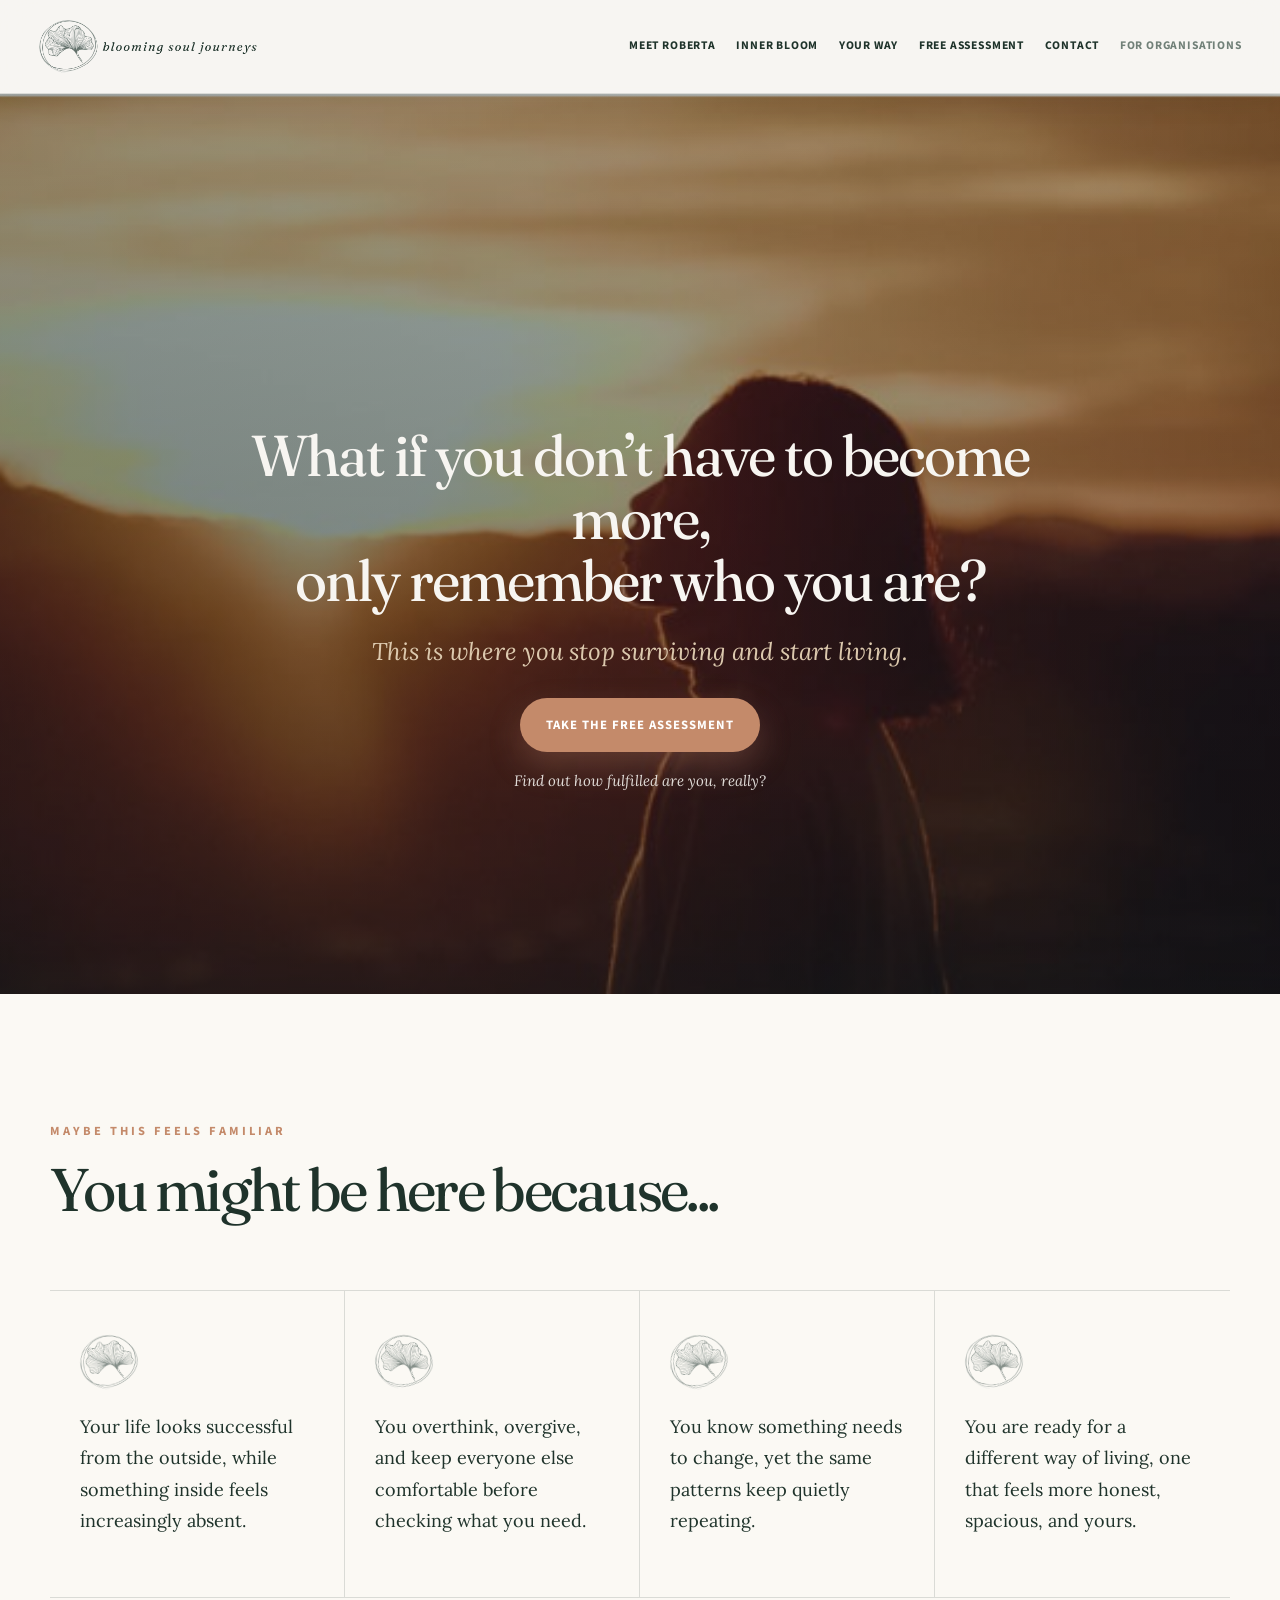
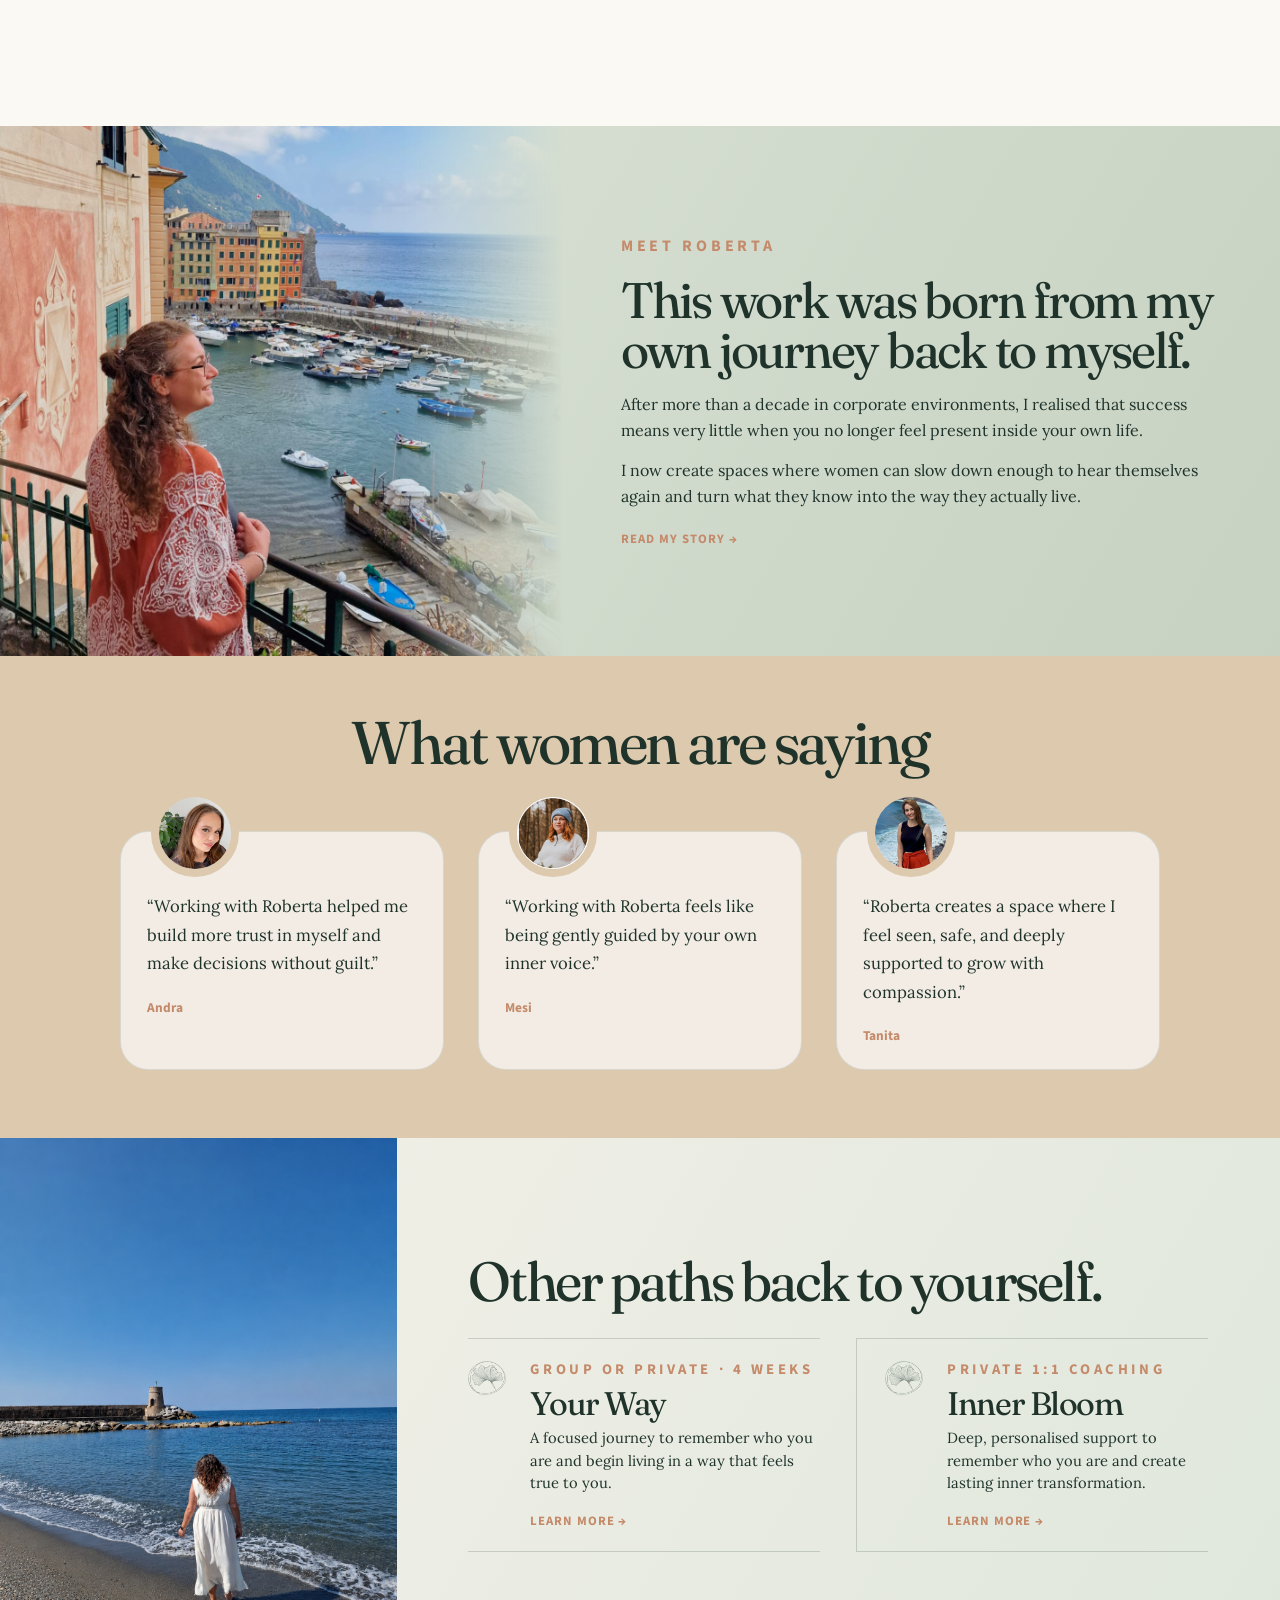
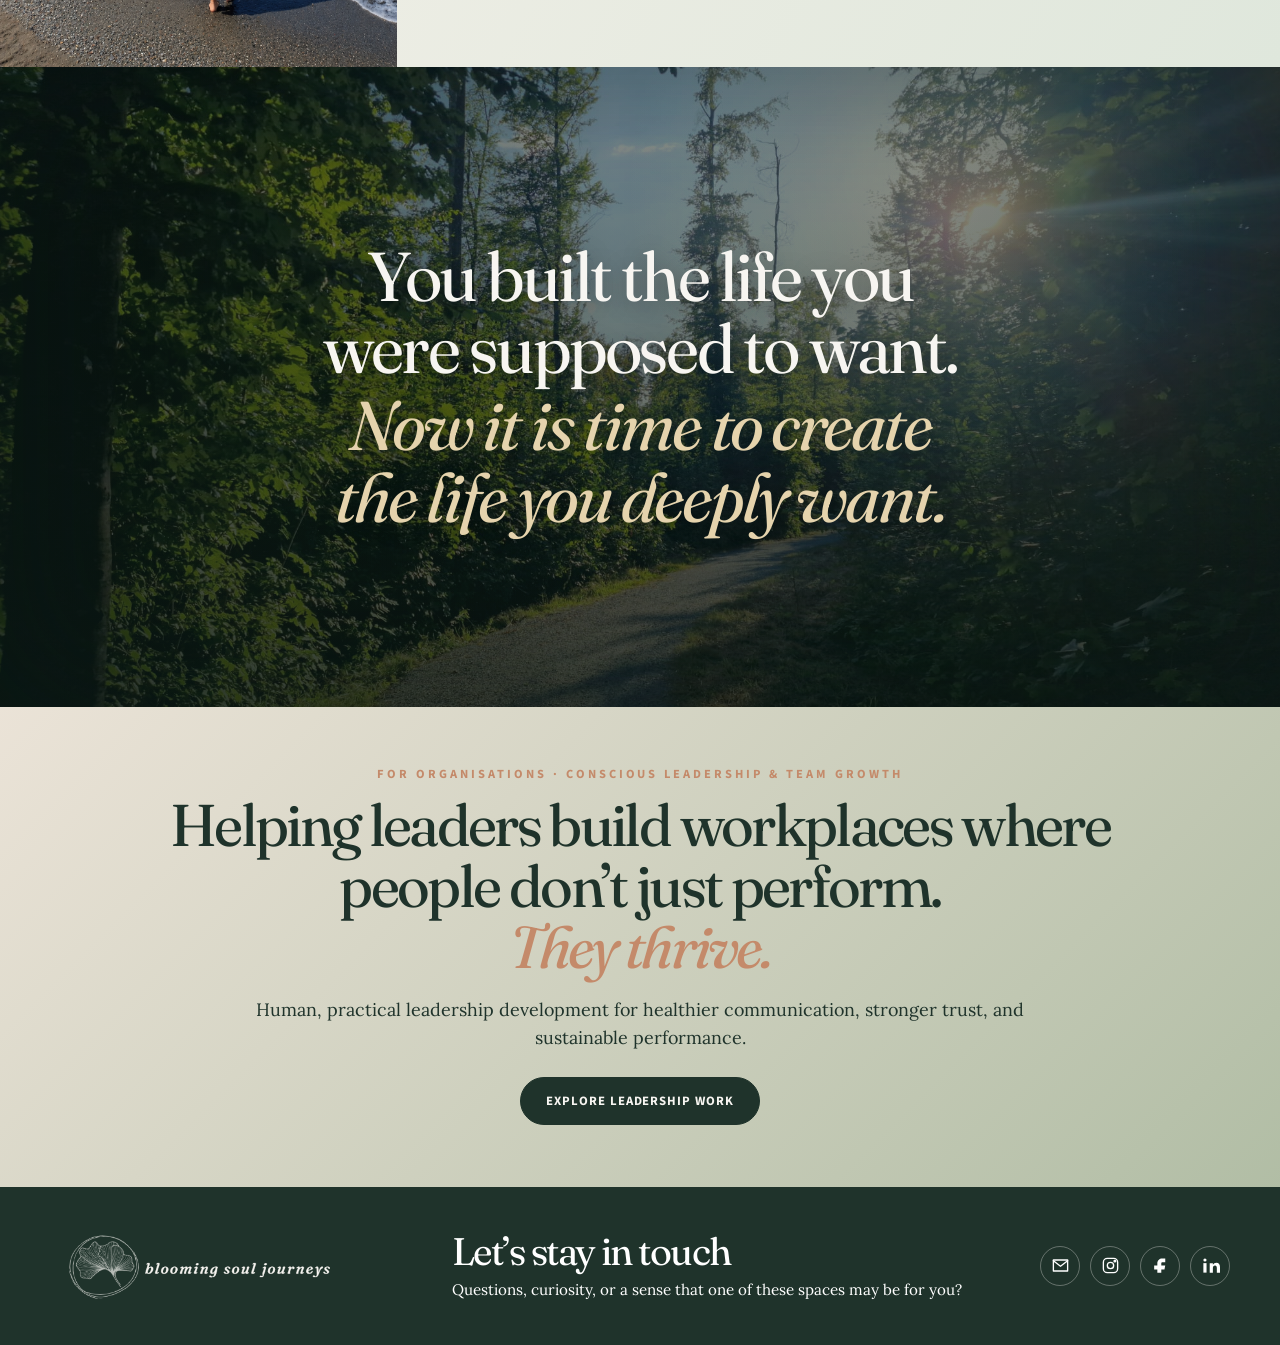
<file: index.html>
<!doctype html>
<html lang="en">
<head>
  <meta charset="utf-8">
  <meta name="viewport" content="width=device-width,initial-scale=1">
  <title>Blooming Soul Journeys | Remember Who You Are</title>
  <meta name="description" content="Holistic coaching and group experiences for women ready to stop surviving, remember who they are, and live with more truth, clarity and self-trust.">
  <link rel="preconnect" href="https://fonts.googleapis.com">
  <link rel="preconnect" href="https://fonts.gstatic.com" crossorigin>
  <link href="https://fonts.googleapis.com/css2?family=Fraunces:opsz,wght@9..144,300..700&family=Lora:ital,wght@0,400..700;1,400..700&family=Source+Sans+3:wght@400;500;600;700&display=swap" rel="stylesheet">
  <link rel="stylesheet" href="styles.css?v=17">
  <link rel="stylesheet" href="site-shell.css?v=28">
</head>
<body>
<a class="skip-link" href="#main">Skip to content</a>

<div data-site-header></div>

<main id="main">
  <section class="hero" id="top">
    <img class="hero-image" src="home-hero.png" alt="Roberta standing in profile at sunset">
    <div class="hero-overlay"></div>
    <div class="hero-copy">
      <h1>What if you don’t have to become more,<br>only remember who you are?</h1>
      <p class="hero-line">This is where you stop surviving and start living.</p>
      <a class="button primary" href="https://c5d4e2c0.sibforms.com/serve/[base64]" target="_blank" rel="noopener">Take the free assessment</a>
      <small>Find out how fulfilled are you, really?</small>
    </div>
  </section>

  <section class="recognition section">
    <div class="wide">
      <p class="eyebrow">Maybe this feels familiar</p>
      <h2>You might be here because...</h2>
      <div class="recognition-lines">
        <article><img class="ginkgo-mark" src="ginkgo-icon.png" alt=""><p>Your life looks successful from the outside, while something inside feels increasingly absent.</p></article>
        <article><img class="ginkgo-mark" src="ginkgo-icon.png" alt=""><p>You overthink, overgive, and keep everyone else comfortable before checking what you need.</p></article>
        <article><img class="ginkgo-mark" src="ginkgo-icon.png" alt=""><p>You know something needs to change, yet the same patterns keep quietly repeating.</p></article>
        <article><img class="ginkgo-mark" src="ginkgo-icon.png" alt=""><p>You are ready for a different way of living, one that feels more honest, spacious, and yours.</p></article>
      </div>
    </div>
  </section>

  <section class="meet" id="meet">
    <div class="meet-image"><img src="meet-roberta-fade.png" alt="Roberta looking over a coastal harbour"></div>
    <div class="meet-copy">
      <p class="eyebrow">Meet Roberta</p>
      <h2>This work was born from my own journey back to myself.</h2>
      <p>After more than a decade in corporate environments, I realised that success means very little when you no longer feel present inside your own life.</p>
      <p>I now create spaces where women can slow down enough to hear themselves again and turn what they know into the way they actually live.</p>
      <a class="editorial-link" href="meet-roberta.html">Read my story <span>→</span></a>
    </div>
  </section>

  <section class="featured-stories" aria-labelledby="featured-stories-title">
    <div class="wide">
      <h2 class="center" id="featured-stories-title">What women are saying</h2>
      <div class="featured-story-grid">
        <figure>
          <img src="testimonial-andra.png" alt="">
          <blockquote>“Working with Roberta helped me build more trust in myself and make decisions without guilt.”</blockquote>
          <figcaption>Andra</figcaption>
        </figure>
        <figure>
          <img src="testimonial-mesi.png" alt="">
          <blockquote>“Working with Roberta feels like being gently guided by your own inner voice.”</blockquote>
          <figcaption>Mesi</figcaption>
        </figure>
        <figure>
          <img src="testimonial-tanita.png" alt="">
          <blockquote>“Roberta creates a space where I feel seen, safe, and deeply supported to grow with compassion.”</blockquote>
          <figcaption>Tanita</figcaption>
        </figure>
      </div>
    </div>
  </section>

  <section class="other-paths" id="journey">
    <div class="other-paths-image">
      <img src="final-sea.jpeg" alt="Roberta walking toward the sea">
    </div>
    <div class="other-paths-copy">
      <h2>Other paths back to yourself.</h2>

      <article class="other-path">
        <img class="path-ginkgo" src="ginkgo-icon.png" alt="">
        <div>
          <p class="eyebrow">Group or private · 4 weeks</p>
          <h3>Your Way</h3>
          <p>A focused journey to remember who you are and begin living in a way that feels true to you.</p>
          <a href="the-freedom-within.html">Learn more →</a>
        </div>
      </article>

      <article class="other-path">
        <img class="path-ginkgo" src="ginkgo-icon.png" alt="">
        <div>
          <p class="eyebrow">Private 1:1 coaching</p>
          <h3>Inner Bloom</h3>
          <p>Deep, personalised support to remember who you are and create lasting inner transformation.</p>
          <a href="inner-bloom.html">Learn more →</a>
        </div>
      </article>
    </div>
  </section>

  <section class="cinematic-quote">
    <img src="forest-path.jpg" alt="A sunlit path through the forest">
    <div class="cinematic-quote-overlay"></div>
    <div class="cinematic-quote-copy">
      <p>You built the life you were supposed to want.</p>
      <p><em>Now it is time to create the life you deeply want.</em></p>
    </div>
  </section>
<section class="leadership" id="leadership">
    <div class="leadership-inner">
      <p class="eyebrow">For Organisations · Conscious Leadership & Team Growth</p>
      <h2>Helping leaders build workplaces where people don’t just perform.<br><em>They thrive.</em></h2>
      <p>Human, practical leadership development for healthier communication, stronger trust, and sustainable performance.</p>
      <a class="button light" href="conscious-leadership.html">Explore leadership work</a>
    </div>
  </section>

</main>

<div data-site-footer></div>
<script src="script.js?v=17"></script>
  <script src="site-shell.js?v=28"></script>
</body>
</html>
</file>
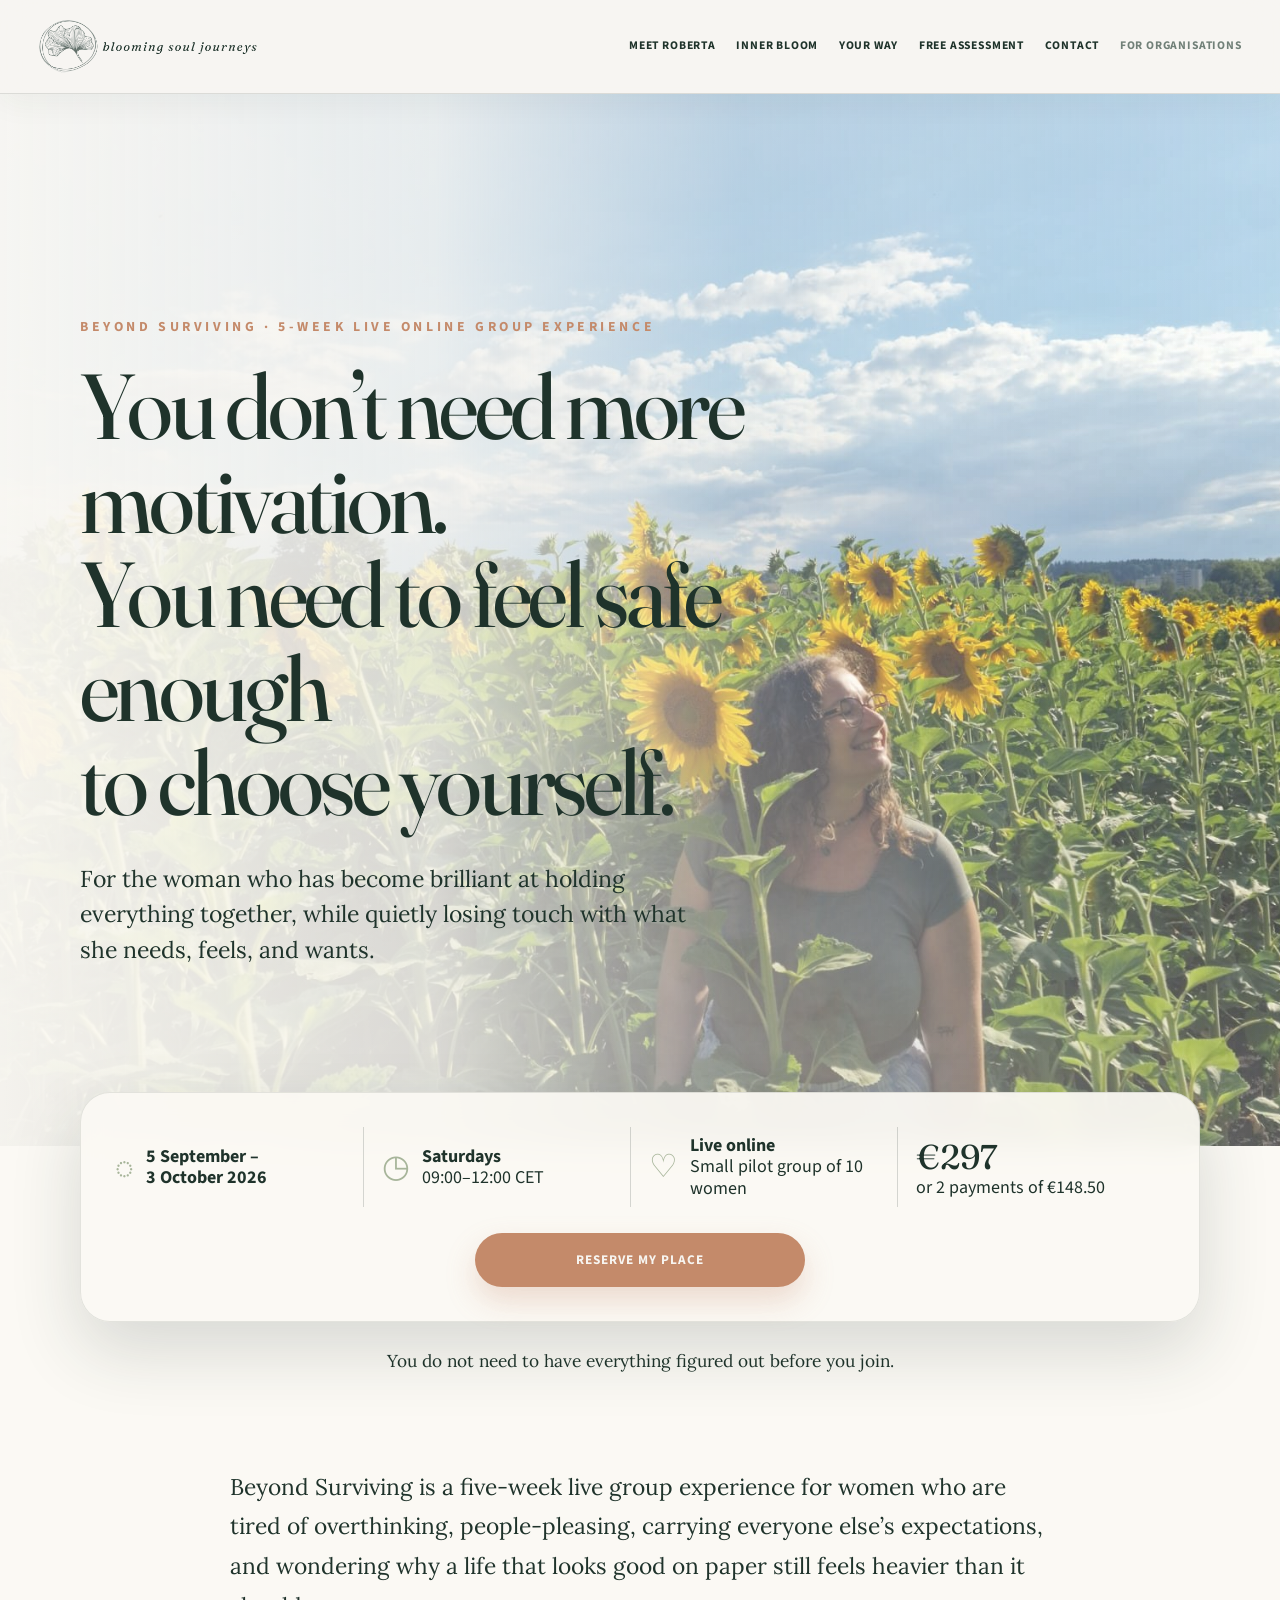
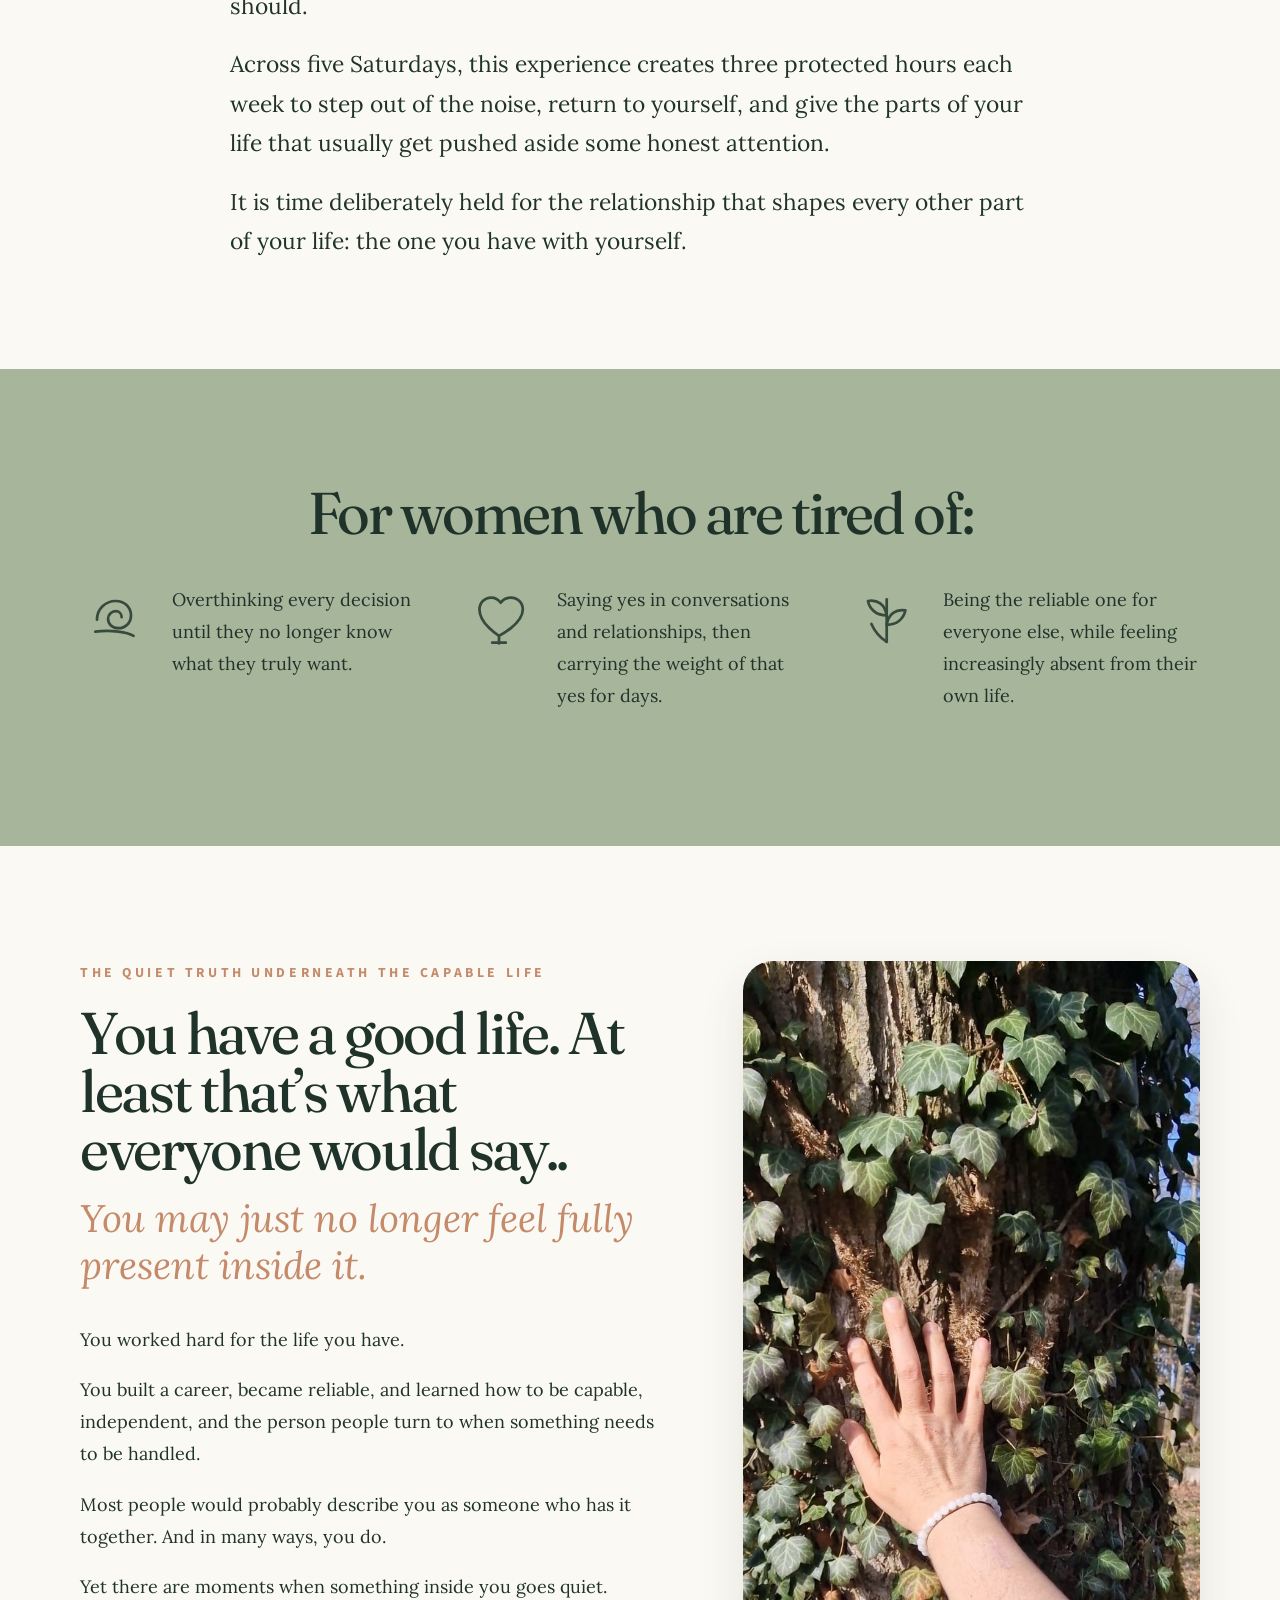
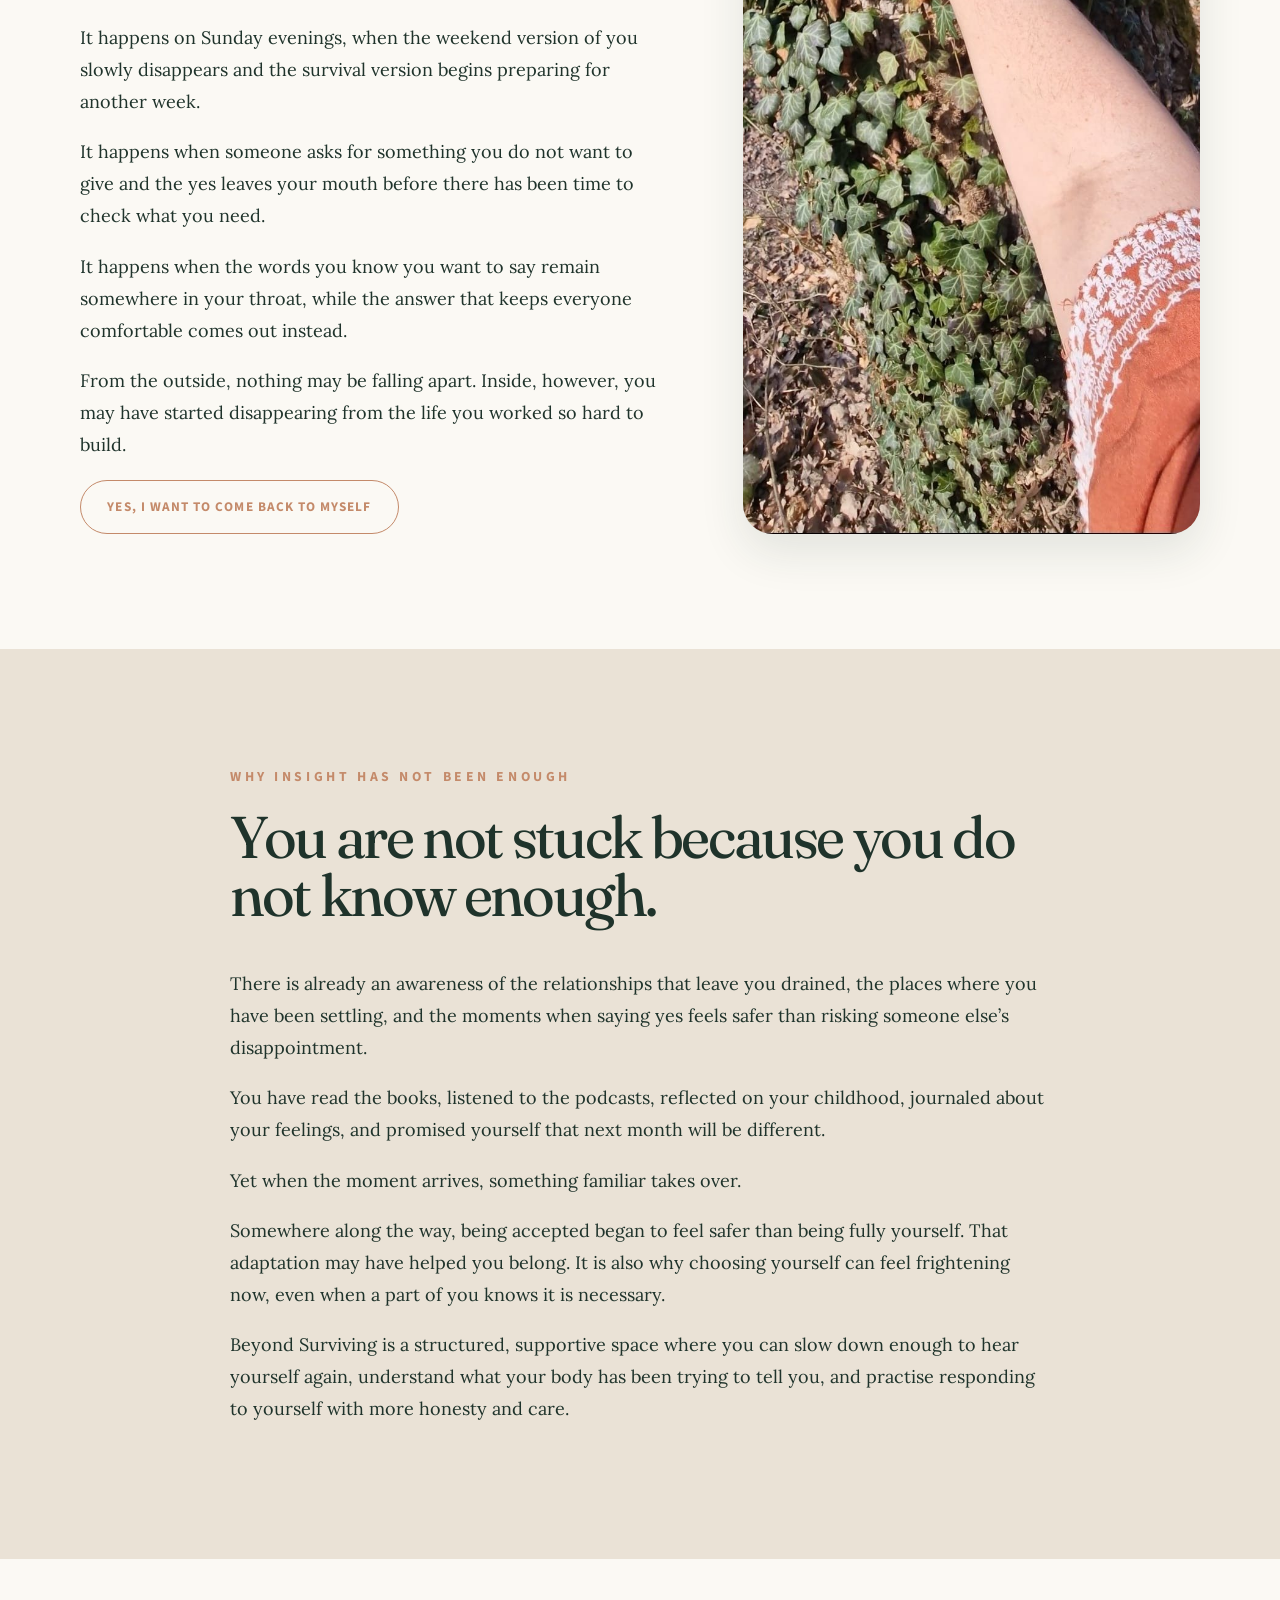
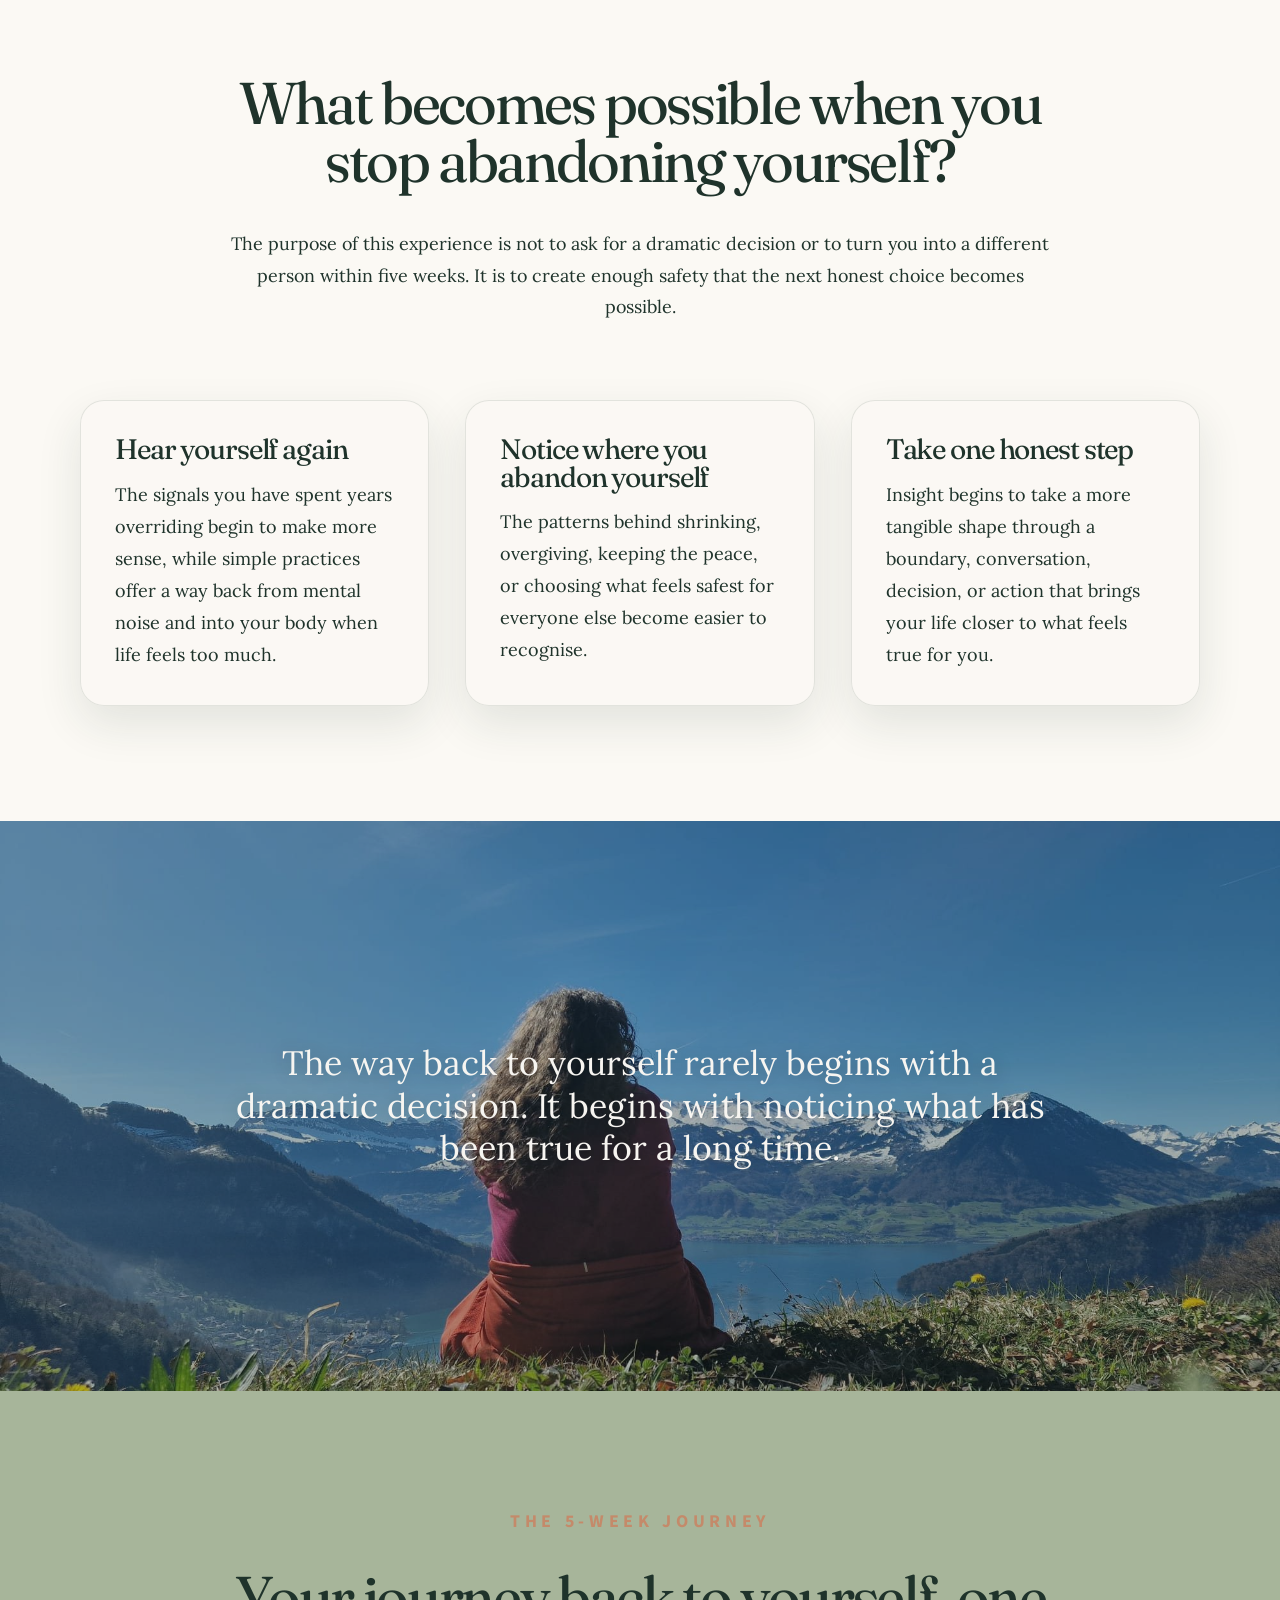
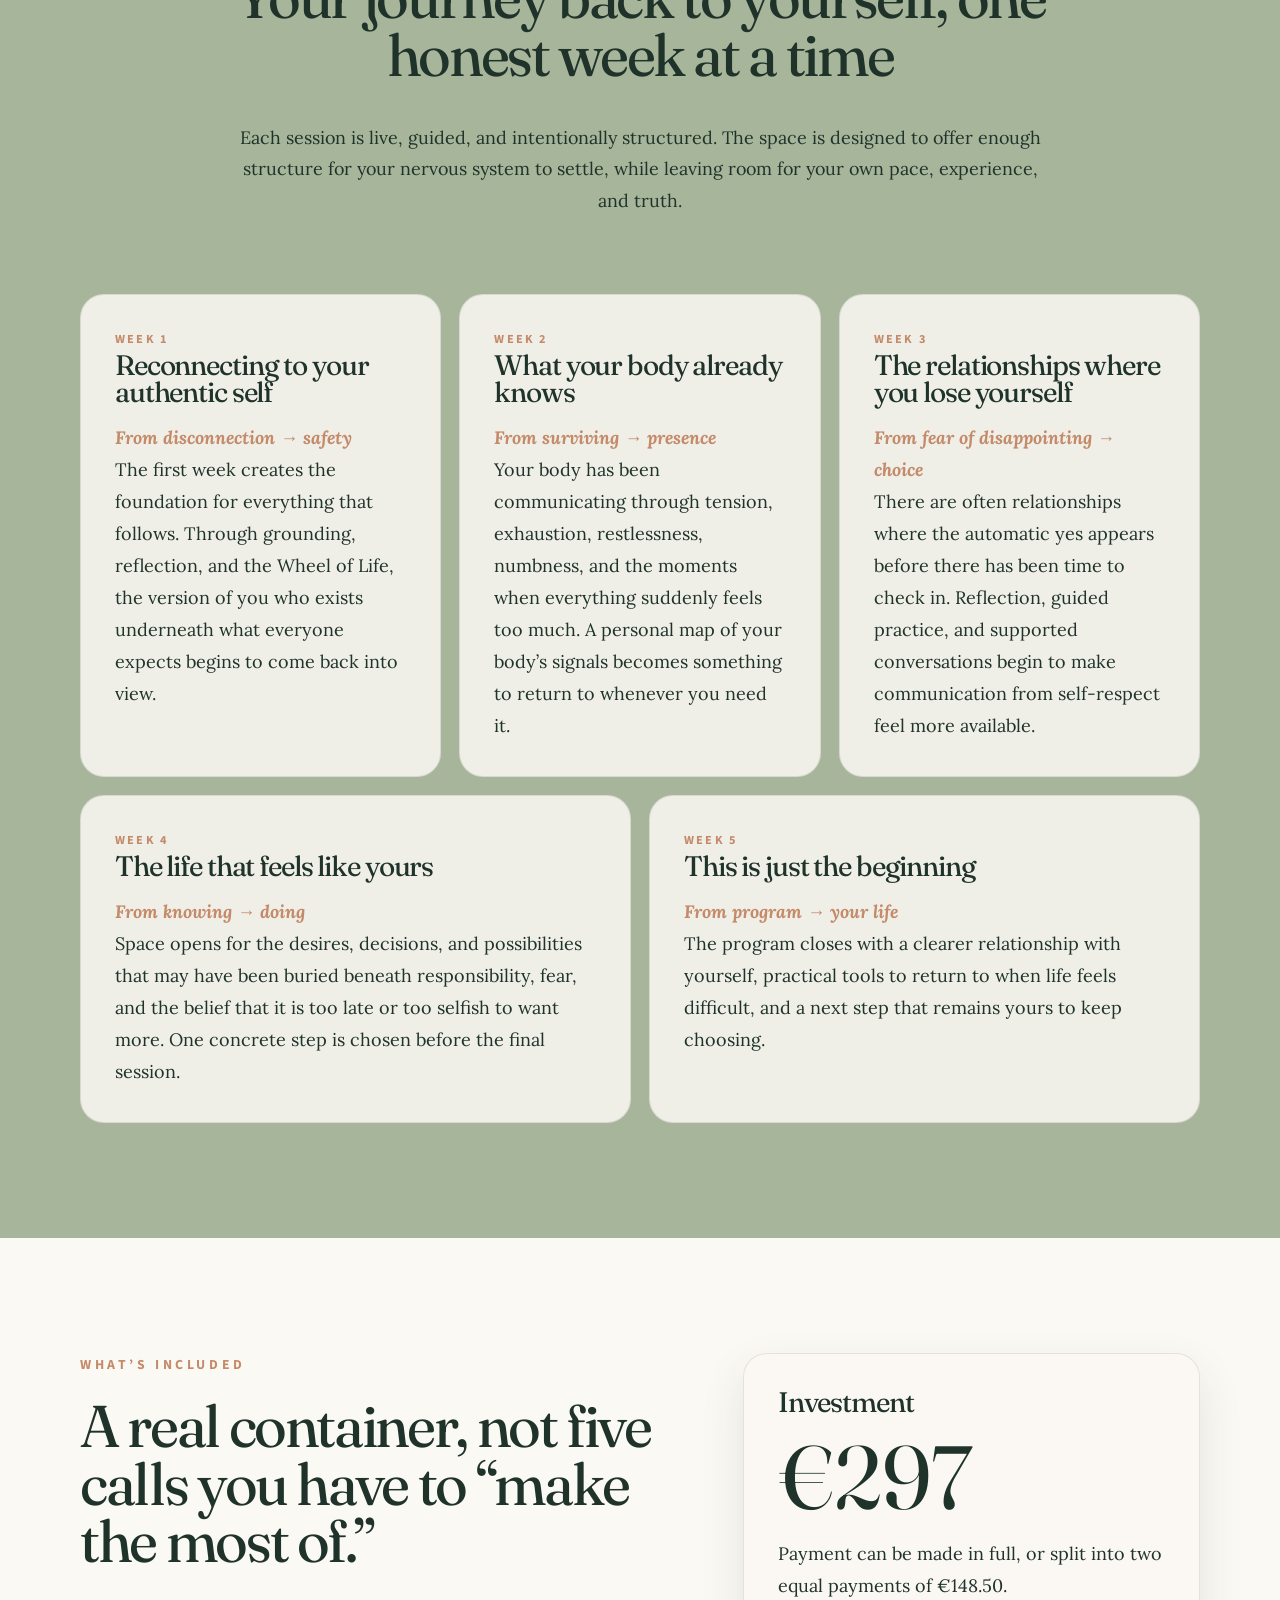
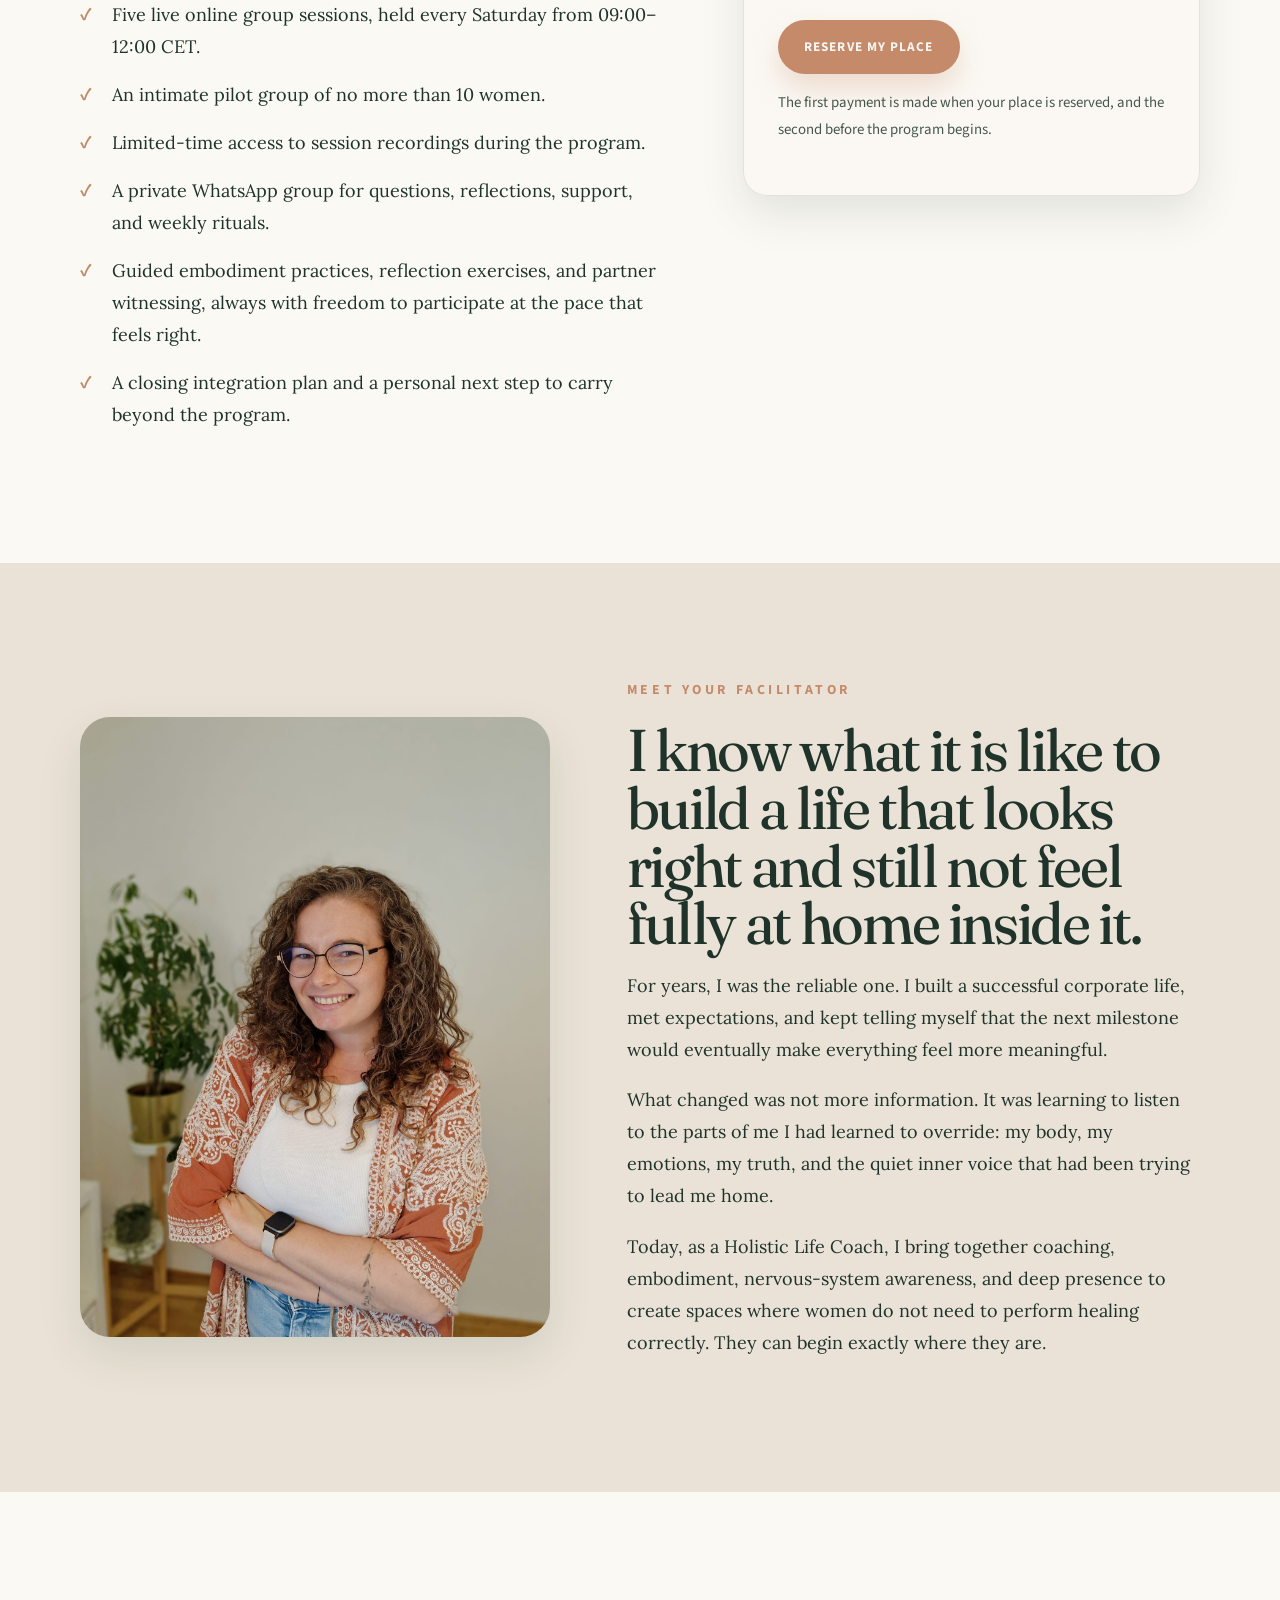
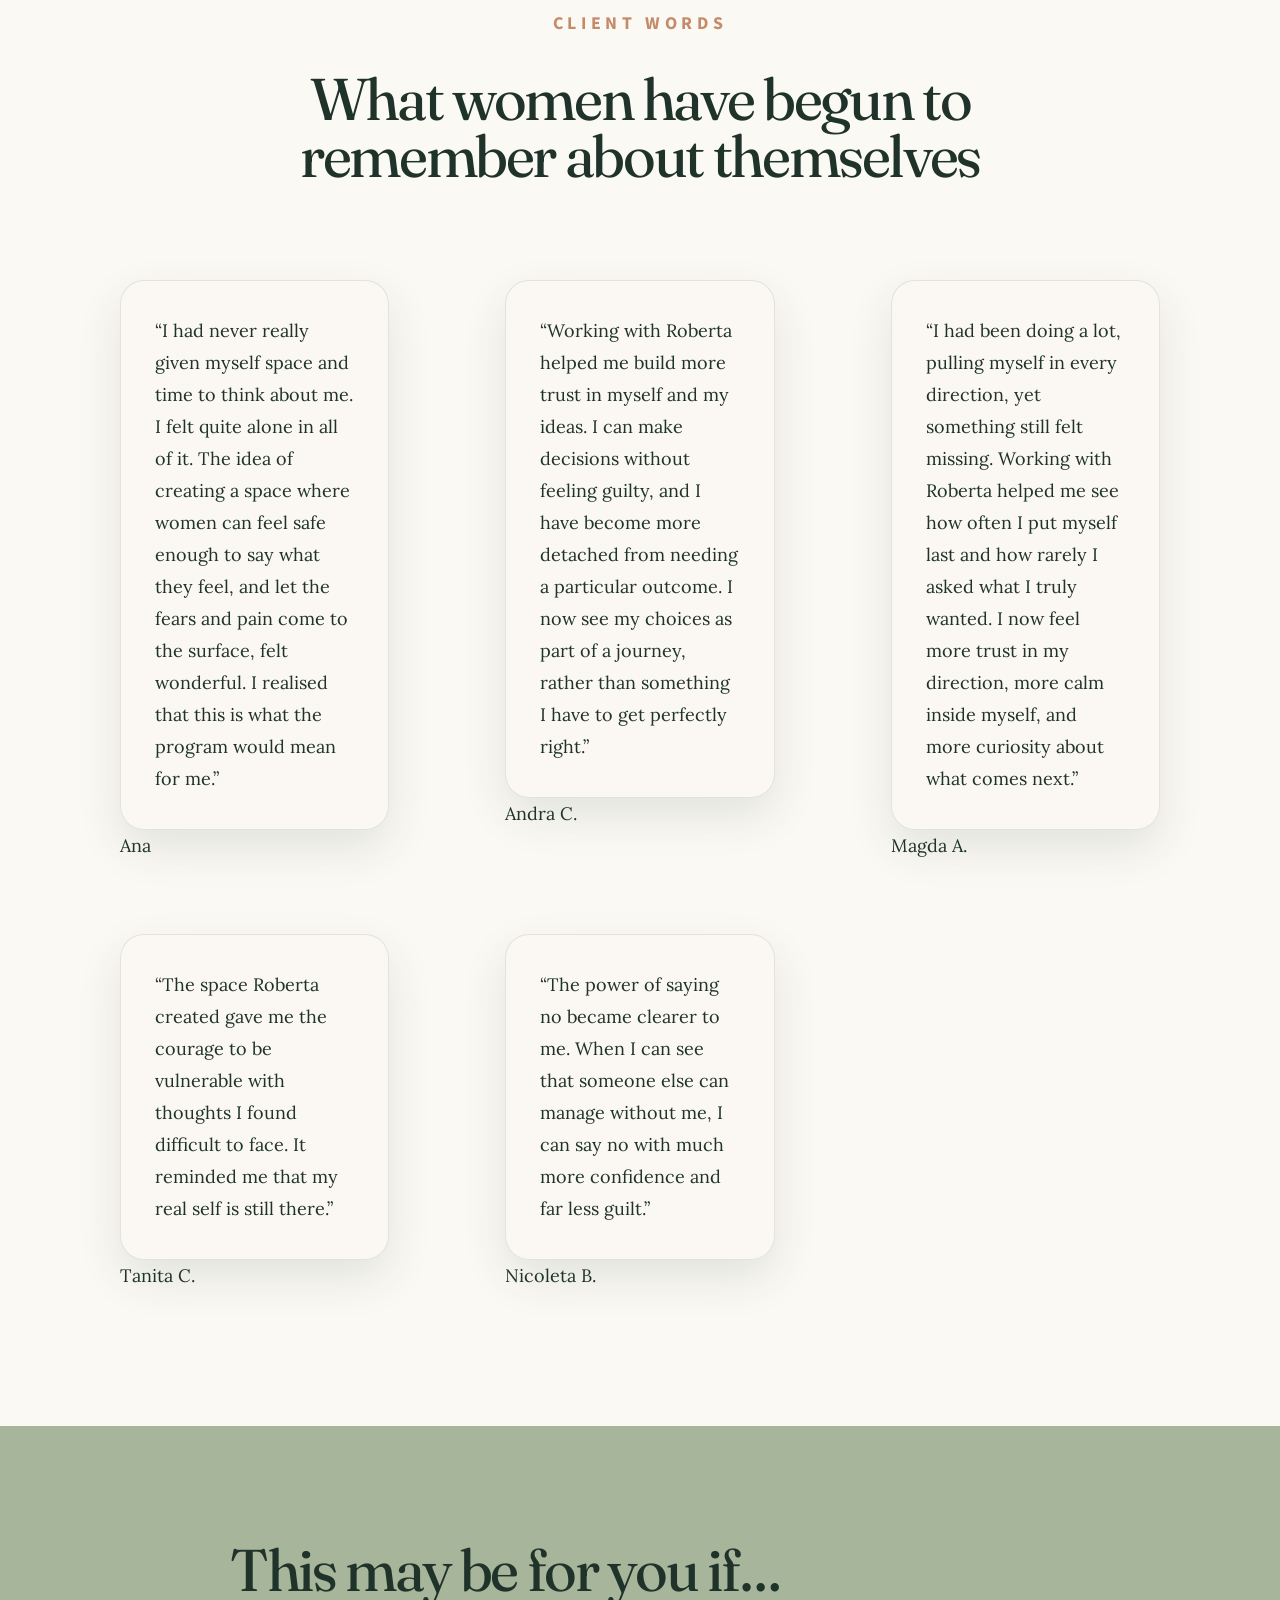
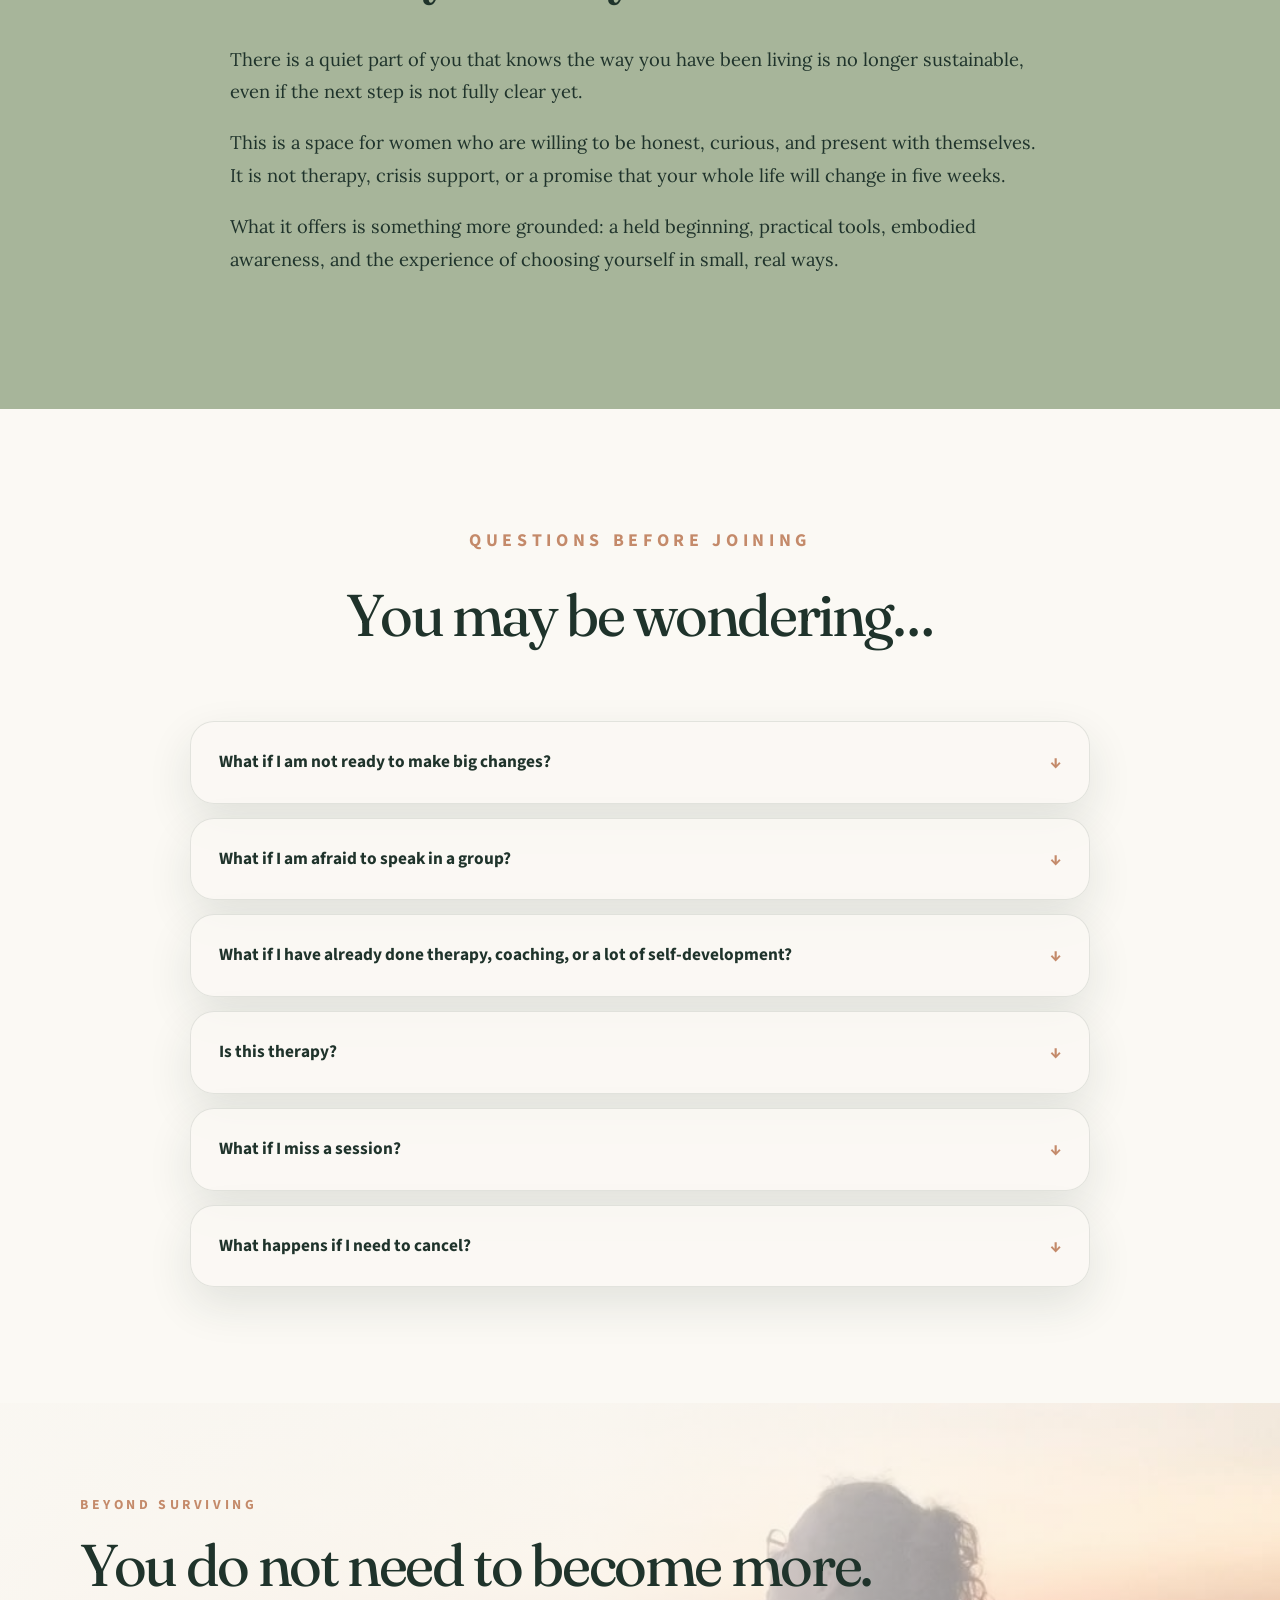
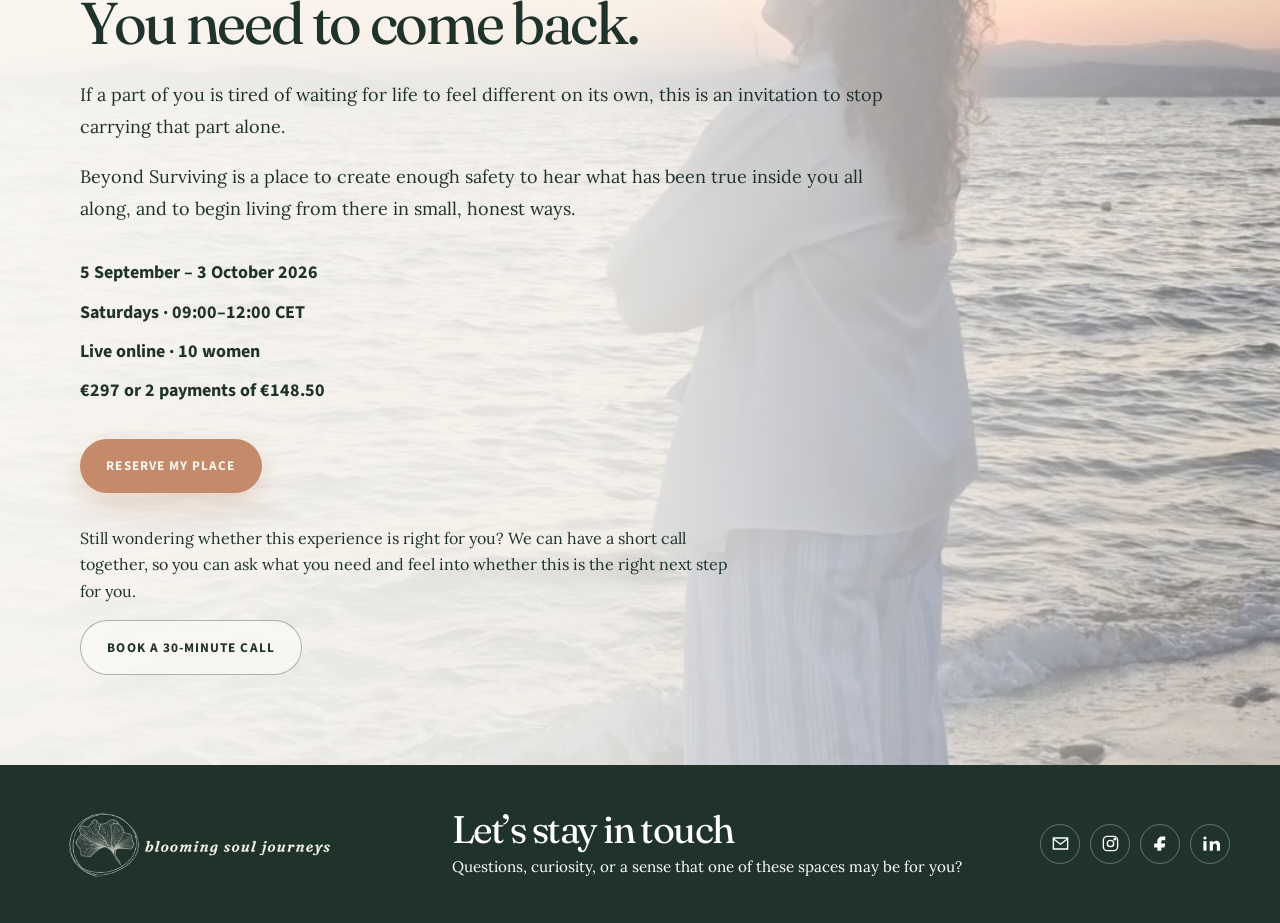
<file: beyond-surviving.html>
<!DOCTYPE html>
<html lang="en">
<head>
  <meta charset="UTF-8" />
  <meta name="viewport" content="width=device-width, initial-scale=1.0" />
  <title>Beyond Surviving | Blooming Soul Journeys</title>
  <meta name="description" content="Beyond Surviving is a 5-week live online group experience for women ready to stop abandoning themselves and come back to a life that feels like their own." />
  <meta property="og:title" content="Beyond Surviving | 5-week live group experience" />
  <meta property="og:description" content="You don’t need more motivation. You need to feel safe enough to choose yourself." />
  <meta property="og:type" content="website" />
  <meta property="og:image" content="hero-sunflowers.jpg" />
  <link rel="preconnect" href="https://fonts.googleapis.com">
  <link rel="preconnect" href="https://fonts.gstatic.com" crossorigin>
  <link href="https://fonts.googleapis.com/css2?family=Fraunces:opsz,wght,SOFT,WONK@9..144,300..700,30..100,0..1&family=Lora:ital,wght@0,400..700;1,400..700&family=Source+Sans+3:wght@400;500;600;700&display=swap" rel="stylesheet">
  <link rel="stylesheet" href="beyond-surviving.css?v=17" />
  <link rel="stylesheet" href="site-shell.css?v=28">
</head>
<body>
  <a class="skip-link" href="#main">Skip to content</a>
  <div data-site-header></div>

  <main id="main">
    <section id="top" class="hero" aria-labelledby="hero-title">
      <div class="hero-media" aria-hidden="true"></div>
      <div class="hero-shade" aria-hidden="true"></div>
      <div class="hero-content container">
        <p class="eyebrow">Beyond Surviving · 5-week live online group experience</p>
        <h1 id="hero-title">You don’t need more motivation.<br>You need to feel safe enough<br>to choose yourself.</h1>
        <p class="hero-text">For the woman who has become brilliant at holding everything together, while quietly losing touch with what she needs, feels, and wants.</p>
      </div>
    </section>

    <section class="offer-card-wrap container" aria-label="Program details">
      <div class="offer-card">
        <div class="offer-item">
          <span aria-hidden="true">◌</span>
          <p><strong>5 September –<br>3 October 2026</strong></p>
        </div>
        <div class="offer-item">
          <span aria-hidden="true">◷</span>
          <p><strong>Saturdays</strong><br>09:00–12:00 CET</p>
        </div>
        <div class="offer-item">
          <span aria-hidden="true">♡</span>
          <p><strong>Live online</strong><br>Small pilot group of 10 women</p>
        </div>
        <div class="offer-item price">
          <p><strong>€297</strong><br>or 2 payments of €148.50</p>
        </div>
        <a class="button primary" href="https://c5d4e2c0.sibforms.com/v2/serve/[base64]">Reserve My Place</a>
      </div>
      <p class="below-card">You do not need to have everything figured out before you join.</p>
    </section>

    <section class="intro container narrow">
      <p>Beyond Surviving is a five-week live group experience for women who are tired of overthinking, people-pleasing, carrying everyone else’s expectations, and wondering why a life that looks good on paper still feels heavier than it should.</p>
      <p>Across five Saturdays, this experience creates three protected hours each week to step out of the noise, return to yourself, and give the parts of your life that usually get pushed aside some honest attention.</p>
      <p>It is time deliberately held for the relationship that shapes every other part of your life: the one you have with yourself.</p>
    </section>

    <section class="sage-block section-pad" aria-labelledby="tired-title">
      <div class="container">
        <h2 id="tired-title" class="center">For women who are tired of:</h2>
        <div class="three-columns">
          <article>
            <span class="line-icon" aria-hidden="true">
              <svg viewBox="0 0 80 80" role="img" focusable="false">
                <path d="M20 42c0-13 10-22 22-22 10 0 18 7 18 17 0 9-7 15-15 15-7 0-12-5-12-11 0-5 4-9 9-9 4 0 7 3 7 7" />
                <path d="M18 56c9-1 18-1 27 0 7 .8 13 2 18 5" />
              </svg>
            </span>
            <p>Overthinking every decision until they no longer know what they truly want.</p>
          </article>
          <article>
            <span class="line-icon" aria-hidden="true">
              <svg viewBox="0 0 80 80" role="img" focusable="false">
                <path d="M40 61S17 47 17 30c0-8 6-14 14-14 5 0 8 2 11 6 3-4 7-6 12-6 8 0 14 6 14 14 0 17-28 31-28 31Z" />
                <path d="M40 61v9" />
                <path d="M32 69h16" />
              </svg>
            </span>
            <p>Saying yes in conversations and relationships, then carrying the weight of that yes for days.</p>
          </article>
          <article>
            <span class="line-icon" aria-hidden="true">
              <svg viewBox="0 0 80 80" role="img" focusable="false">
                <path d="M42 68V18" />
                <path d="M42 37c-12 0-20-7-22-17 11-2 20 4 22 17Z" />
                <path d="M42 48c12 0 20-7 22-17-11-2-20 4-22 17Z" />
                <path d="M42 68c-8-5-14-12-18-21" />
              </svg>
            </span>
            <p>Being the reliable one for everyone else, while feeling increasingly absent from their own life.</p>
          </article>
        </div>
      </div>
    </section>

    <section class="split section-pad container" aria-labelledby="mirror-title">
      <div class="split-copy">
        <p class="eyebrow">The quiet truth underneath the capable life</p>
        <h2 id="mirror-title">You have a good life. At least that’s what everyone would say..</h2>
        <p class="pull-quote"><em>You may just no longer feel fully present inside it.</em></p>
        <p>You worked hard for the life you have.</p>
        <p>You built a career, became reliable, and learned how to be capable, independent, and the person people turn to when something needs to be handled.</p>
        <p>Most people would probably describe you as someone who has it together. And in many ways, you do.</p>
        <p>Yet there are moments when something inside you goes quiet.</p>
        <p>It happens on Sunday evenings, when the weekend version of you slowly disappears and the survival version begins preparing for another week.</p>
        <p>It happens when someone asks for something you do not want to give and the yes leaves your mouth before there has been time to check what you need.</p>
        <p>It happens when the words you know you want to say remain somewhere in your throat, while the answer that keeps everyone comfortable comes out instead.</p>
        <p>From the outside, nothing may be falling apart. Inside, however, you may have started disappearing from the life you worked so hard to build.</p>
        <a class="button secondary" href="https://c5d4e2c0.sibforms.com/v2/serve/[base64]">Yes, I Want to Come Back to Myself</a>
      </div>
      <figure class="image-card portrait-card">
        <img src="tree-touch.jpg" alt="A hand resting on an ivy-covered tree in the forest" loading="lazy" />
      </figure>
    </section>

    <section class="linen-block section-pad" aria-labelledby="stuck-title">
      <div class="container narrow">
        <p class="eyebrow">Why insight has not been enough</p>
        <h2 id="stuck-title">You are not stuck because you do not know enough.</h2>
        <p>There is already an awareness of the relationships that leave you drained, the places where you have been settling, and the moments when saying yes feels safer than risking someone else’s disappointment.</p>
        <p>You have read the books, listened to the podcasts, reflected on your childhood, journaled about your feelings, and promised yourself that next month will be different.</p>
        <p>Yet when the moment arrives, something familiar takes over.</p>
        <p>Somewhere along the way, being accepted began to feel safer than being fully yourself. That adaptation may have helped you belong. It is also why choosing yourself can feel frightening now, even when a part of you knows it is necessary.</p>
        <p>Beyond Surviving is a structured, supportive space where you can slow down enough to hear yourself again, understand what your body has been trying to tell you, and practise responding to yourself with more honesty and care.</p>
      </div>
    </section>

    <section class="outcomes section-pad container" aria-labelledby="change-title">
      <div class="section-heading center narrow">
        <h2 id="change-title">What becomes possible when you stop abandoning yourself?</h2>
        <p>The purpose of this experience is not to ask for a dramatic decision or to turn you into a different person within five weeks. It is to create enough safety that the next honest choice becomes possible.</p>
      </div>
      <div class="cards three-cards">
        <article class="card">
          <h3>Hear yourself again</h3>
          <p>The signals you have spent years overriding begin to make more sense, while simple practices offer a way back from mental noise and into your body when life feels too much.</p>
        </article>
        <article class="card">
          <h3>Notice where you abandon yourself</h3>
          <p>The patterns behind shrinking, overgiving, keeping the peace, or choosing what feels safest for everyone else become easier to recognise.</p>
        </article>
        <article class="card">
          <h3>Take one honest step</h3>
          <p>Insight begins to take a more tangible shape through a boundary, conversation, decision, or action that brings your life closer to what feels true for you.</p>
        </article>
      </div>
    </section>

    <section class="image-break mountains" aria-label="A quiet landscape pause">
      <img src="mountain-return.jpg" alt="Roberta sitting with her back to the camera, looking at mountains and a lake" loading="lazy" />
      <div class="image-break-text">
        <p>The way back to yourself rarely begins with a dramatic decision. It begins with noticing what has been true for a long time.</p>
      </div>
    </section>

    <section id="journey" class="sage-block section-pad" aria-labelledby="journey-title">
      <div class="container">
        <div class="section-heading center narrow">
          <p class="eyebrow">The 5-week journey</p>
          <h2 id="journey-title">Your journey back to yourself, one honest week at a time</h2>
          <p>Each session is live, guided, and intentionally structured. The space is designed to offer enough structure for your nervous system to settle, while leaving room for your own pace, experience, and truth.</p>
        </div>
        <div class="weeks">
          <article class="week-card">
            <p class="week-number">Week 1</p>
            <h3>Reconnecting to your authentic self</h3>
            <p class="shift">From disconnection → safety</p>
            <p>The first week creates the foundation for everything that follows. Through grounding, reflection, and the Wheel of Life, the version of you who exists underneath what everyone expects begins to come back into view.</p>
          </article>
          <article class="week-card">
            <p class="week-number">Week 2</p>
            <h3>What your body already knows</h3>
            <p class="shift">From surviving → presence</p>
            <p>Your body has been communicating through tension, exhaustion, restlessness, numbness, and the moments when everything suddenly feels too much. A personal map of your body’s signals becomes something to return to whenever you need it.</p>
          </article>
          <article class="week-card">
            <p class="week-number">Week 3</p>
            <h3>The relationships where you lose yourself</h3>
            <p class="shift">From fear of disappointing → choice</p>
            <p>There are often relationships where the automatic yes appears before there has been time to check in. Reflection, guided practice, and supported conversations begin to make communication from self-respect feel more available.</p>
          </article>
          <article class="week-card">
            <p class="week-number">Week 4</p>
            <h3>The life that feels like yours</h3>
            <p class="shift">From knowing → doing</p>
            <p>Space opens for the desires, decisions, and possibilities that may have been buried beneath responsibility, fear, and the belief that it is too late or too selfish to want more. One concrete step is chosen before the final session.</p>
          </article>
          <article class="week-card">
            <p class="week-number">Week 5</p>
            <h3>This is just the beginning</h3>
            <p class="shift">From program → your life</p>
            <p>The program closes with a clearer relationship with yourself, practical tools to return to when life feels difficult, and a next step that remains yours to keep choosing.</p>
          </article>
        </div>
      </div>
    </section>

    <section id="included" class="section-pad container" aria-labelledby="included-title">
      <div class="split included-split">
        <div>
          <p class="eyebrow">What’s included</p>
          <h2 id="included-title">A real container, not five calls you have to “make the most of.”</h2>
          <ul class="included-list">
            <li>Five live online group sessions, held every Saturday from 09:00–12:00 CET.</li>
            <li>An intimate pilot group of no more than 10 women.</li>
            <li>Limited-time access to session recordings during the program.</li>
            <li>A private WhatsApp group for questions, reflections, support, and weekly rituals.</li>
            <li>Guided embodiment practices, reflection exercises, and partner witnessing, always with freedom to participate at the pace that feels right.</li>
            <li>A closing integration plan and a personal next step to carry beyond the program.</li>
          </ul>
        </div>
        <aside class="investment-card" aria-label="Investment details">
          <h3>Investment</h3>
          <p class="big-price">€297</p>
          <p>Payment can be made in full, or split into two equal payments of €148.50.</p>
          <a class="button primary" href="https://c5d4e2c0.sibforms.com/v2/serve/[base64]">Reserve My Place</a>
          <p class="small-note">The first payment is made when your place is reserved, and the second before the program begins.</p>
        </aside>
      </div>
    </section>

    <section class="facilitator section-pad linen-block" aria-labelledby="facilitator-title">
      <div class="container split reverse">
        <figure class="image-frame">
          <img src="roberta-facilitator.jpg" alt="Roberta Martin smiling in a warm indoor portrait" loading="lazy" />
        </figure>
        <div class="split-copy">
          <p class="eyebrow">Meet your facilitator</p>
          <h2 id="facilitator-title">I know what it is like to build a life that looks right and still not feel fully at home inside it.</h2>
          <p>For years, I was the reliable one. I built a successful corporate life, met expectations, and kept telling myself that the next milestone would eventually make everything feel more meaningful.</p>
          <p>What changed was not more information. It was learning to listen to the parts of me I had learned to override: my body, my emotions, my truth, and the quiet inner voice that had been trying to lead me home.</p>
          <p>Today, as a Holistic Life Coach, I bring together coaching, embodiment, nervous-system awareness, and deep presence to create spaces where women do not need to perform healing correctly. They can begin exactly where they are.</p>
        </div>
      </div>
    </section>

    <section class="testimonials section-pad container" aria-labelledby="testimonial-title">
      <div class="section-heading center narrow">
        <p class="eyebrow">Client words</p>
        <h2 id="testimonial-title">What women have begun to remember about themselves</h2>
      </div>
      <div class="testimonial-grid">
        <figure class="testimonial-card">
          <blockquote>“I had never really given myself space and time to think about me. I felt quite alone in all of it. The idea of creating a space where women can feel safe enough to say what they feel, and let the fears and pain come to the surface, felt wonderful. I realised that this is what the program would mean for me.”</blockquote>
          <figcaption>Ana</figcaption>
        </figure>
        <figure class="testimonial-card">
          <blockquote>“Working with Roberta helped me build more trust in myself and my ideas. I can make decisions without feeling guilty, and I have become more detached from needing a particular outcome. I now see my choices as part of a journey, rather than something I have to get perfectly right.”</blockquote>
          <figcaption>Andra C.</figcaption>
        </figure>
        <figure class="testimonial-card">
          <blockquote>“I had been doing a lot, pulling myself in every direction, yet something still felt missing. Working with Roberta helped me see how often I put myself last and how rarely I asked what I truly wanted. I now feel more trust in my direction, more calm inside myself, and more curiosity about what comes next.”</blockquote>
          <figcaption>Magda A.</figcaption>
        </figure>
        <figure class="testimonial-card">
          <blockquote>“The space Roberta created gave me the courage to be vulnerable with thoughts I found difficult to face. It reminded me that my real self is still there.”</blockquote>
          <figcaption>Tanita C.</figcaption>
        </figure>
        <figure class="testimonial-card">
          <blockquote>“The power of saying no became clearer to me. When I can see that someone else can manage without me, I can say no with much more confidence and far less guilt.”</blockquote>
          <figcaption>Nicoleta B.</figcaption>
        </figure>
      </div></section>

    <section class="fit section-pad sage-block" aria-labelledby="fit-title">
      <div class="container narrow">
        <h2 id="fit-title">This may be for you if…</h2>
        <p>There is a quiet part of you that knows the way you have been living is no longer sustainable, even if the next step is not fully clear yet.</p>
        <p>This is a space for women who are willing to be honest, curious, and present with themselves. It is not therapy, crisis support, or a promise that your whole life will change in five weeks.</p>
        <p>What it offers is something more grounded: a held beginning, practical tools, embodied awareness, and the experience of choosing yourself in small, real ways.</p>
      </div>
    </section>

    <section id="faq" class="faq section-pad container" aria-labelledby="faq-title">
      <div class="section-heading center narrow">
        <p class="eyebrow">Questions before joining</p>
        <h2 id="faq-title">You may be wondering…</h2>
      </div>
      <div class="accordion">
        <details>
          <summary>What if I am not ready to make big changes?</summary>
          <p>Readiness does not need to look like certainty. Beyond Surviving is designed for the moment when something inside you knows that the current way of living is no longer sustainable, even if the next step is not yet clear.</p>
        </details>
        <details>
          <summary>What if I am afraid to speak in a group?</summary>
          <p>You will always be invited, never pushed. There is space for sharing, reflection, and connection, but there is no expectation to reveal more than feels safe. Listening, noticing, and being witnessed are all valid ways of participating.</p>
        </details>
        <details>
          <summary>What if I have already done therapy, coaching, or a lot of self-development?</summary>
          <p>This program may be especially meaningful if you recognise the gap between understanding your patterns and being able to respond differently when it matters. The work is designed to help insight move from your head into your body and your everyday choices.</p>
        </details>
        <details>
          <summary>Is this therapy?</summary>
          <p>No. Beyond Surviving is a coaching and embodiment-based group experience. It is not therapy, medical treatment, or a substitute for mental-health support.</p>
        </details>
        <details>
          <summary>What if I miss a session?</summary>
          <p>Recordings will be available for a limited time during the program, allowing you to revisit the session and continue with the reflections at your own pace. Because this is a live group process, attending the sessions in real time is encouraged whenever possible.</p>
        </details>
        <details>
          <summary>What happens if I need to cancel?</summary>
          <p>Because this is a small live group experience with only 10 places, your seat is reserved once your payment is confirmed. You may request a full refund within 14 days of purchase, provided the program has not yet started. If you cancel more than 14 days before the start date, your payment can be refunded minus a €50 administrative fee. Cancellations made within 14 days before the program begins are non-refundable, although you may transfer your place to a future round or to another suitable participant, with approval.</p>
          <p>Once the program has started, refunds are not available for missed sessions. If Beyond Surviving is cancelled by the facilitator, you will receive a full refund.</p>
        </details>
      </div>
    </section>

    <section class="final-cta" aria-labelledby="final-title">
      <img src="sea-integration.jpg" alt="Roberta standing barefoot by the sea at sunset" loading="lazy" />
      <div class="final-panel container narrow">
        <p class="eyebrow">Beyond Surviving</p>
        <h2 id="final-title">You do not need to become more.<br>You need to come back.</h2>
        <p>If a part of you is tired of waiting for life to feel different on its own, this is an invitation to stop carrying that part alone.</p>
        <p>Beyond Surviving is a place to create enough safety to hear what has been true inside you all along, and to begin living from there in small, honest ways.</p>
        <div class="final-details">
          <span>5 September – 3 October 2026</span>
          <span>Saturdays · 09:00–12:00 CET</span>
          <span>Live online · 10 women</span>
          <span>€297 or 2 payments of €148.50</span>
        </div>
        <div class="cta-row">
          <a class="button primary" href="https://c5d4e2c0.sibforms.com/v2/serve/[base64]">Reserve My Place</a>
        </div>
        <div class="call-option">
          <p>Still wondering whether this experience is right for you? We can have a short call together, so you can ask what you need and feel into whether this is the right next step for you.</p>
          <a class="button ghost" href="https://calendly.com/robertamartin/beyond-surviving-30-minute-call">Book a 30-Minute Call</a>
        </div>
      </div>
    </section>
  </main>

  <div data-site-footer></div>

  <script src="beyond-surviving.js?v=17"></script>
  <script src="site-shell.js?v=28"></script>
</body>
</html>
</file>
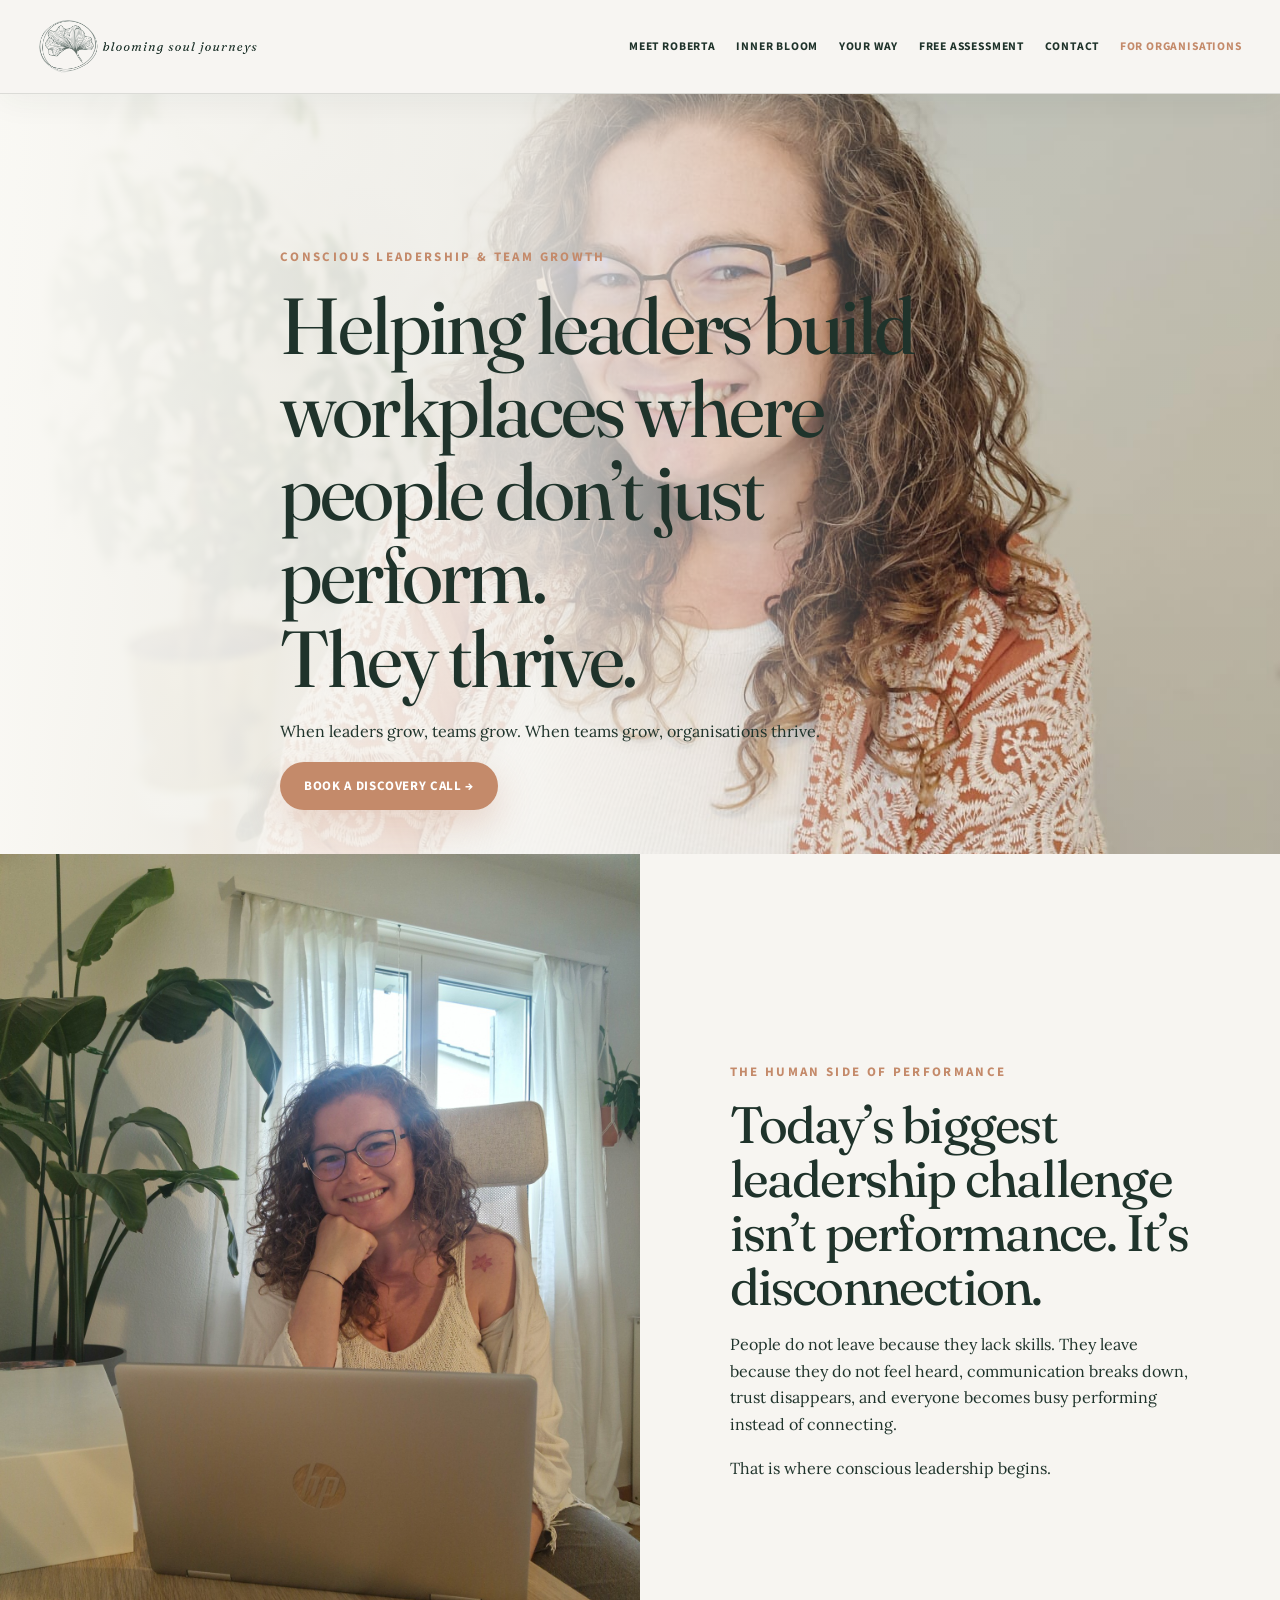
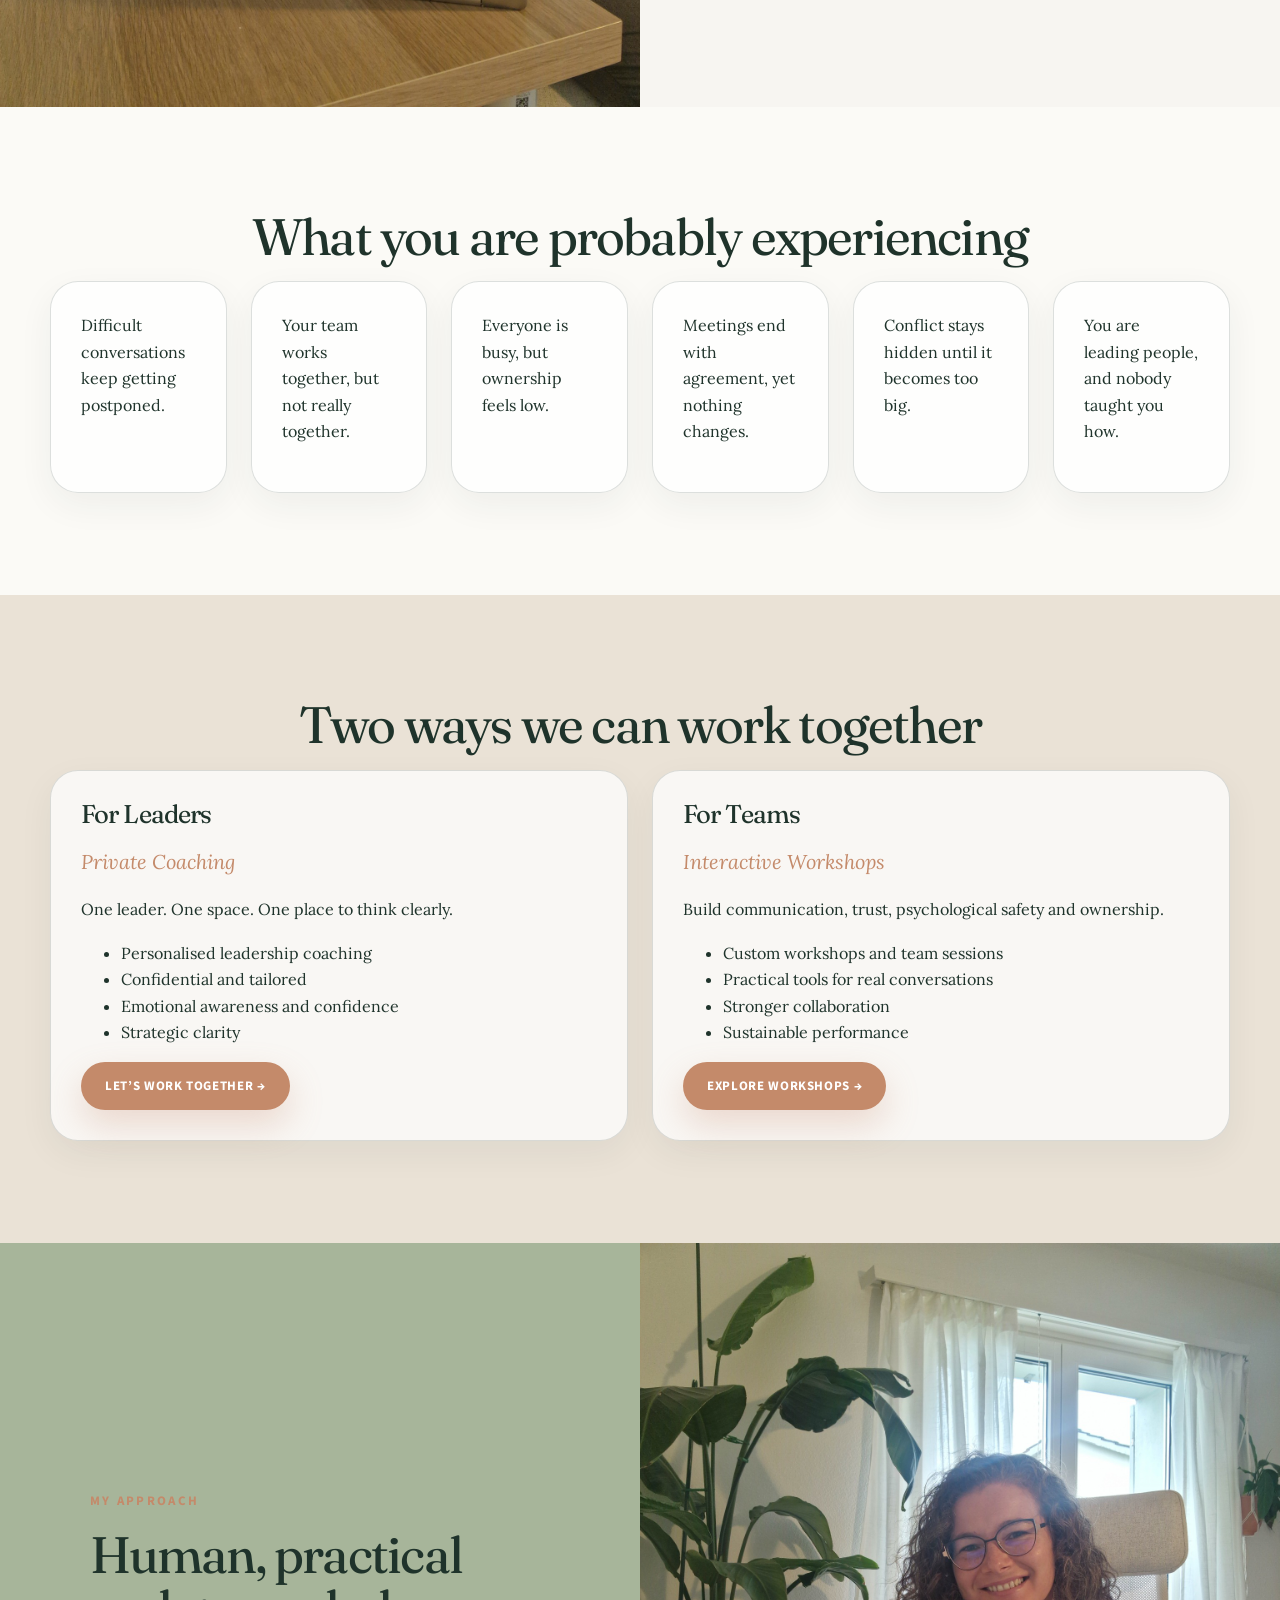
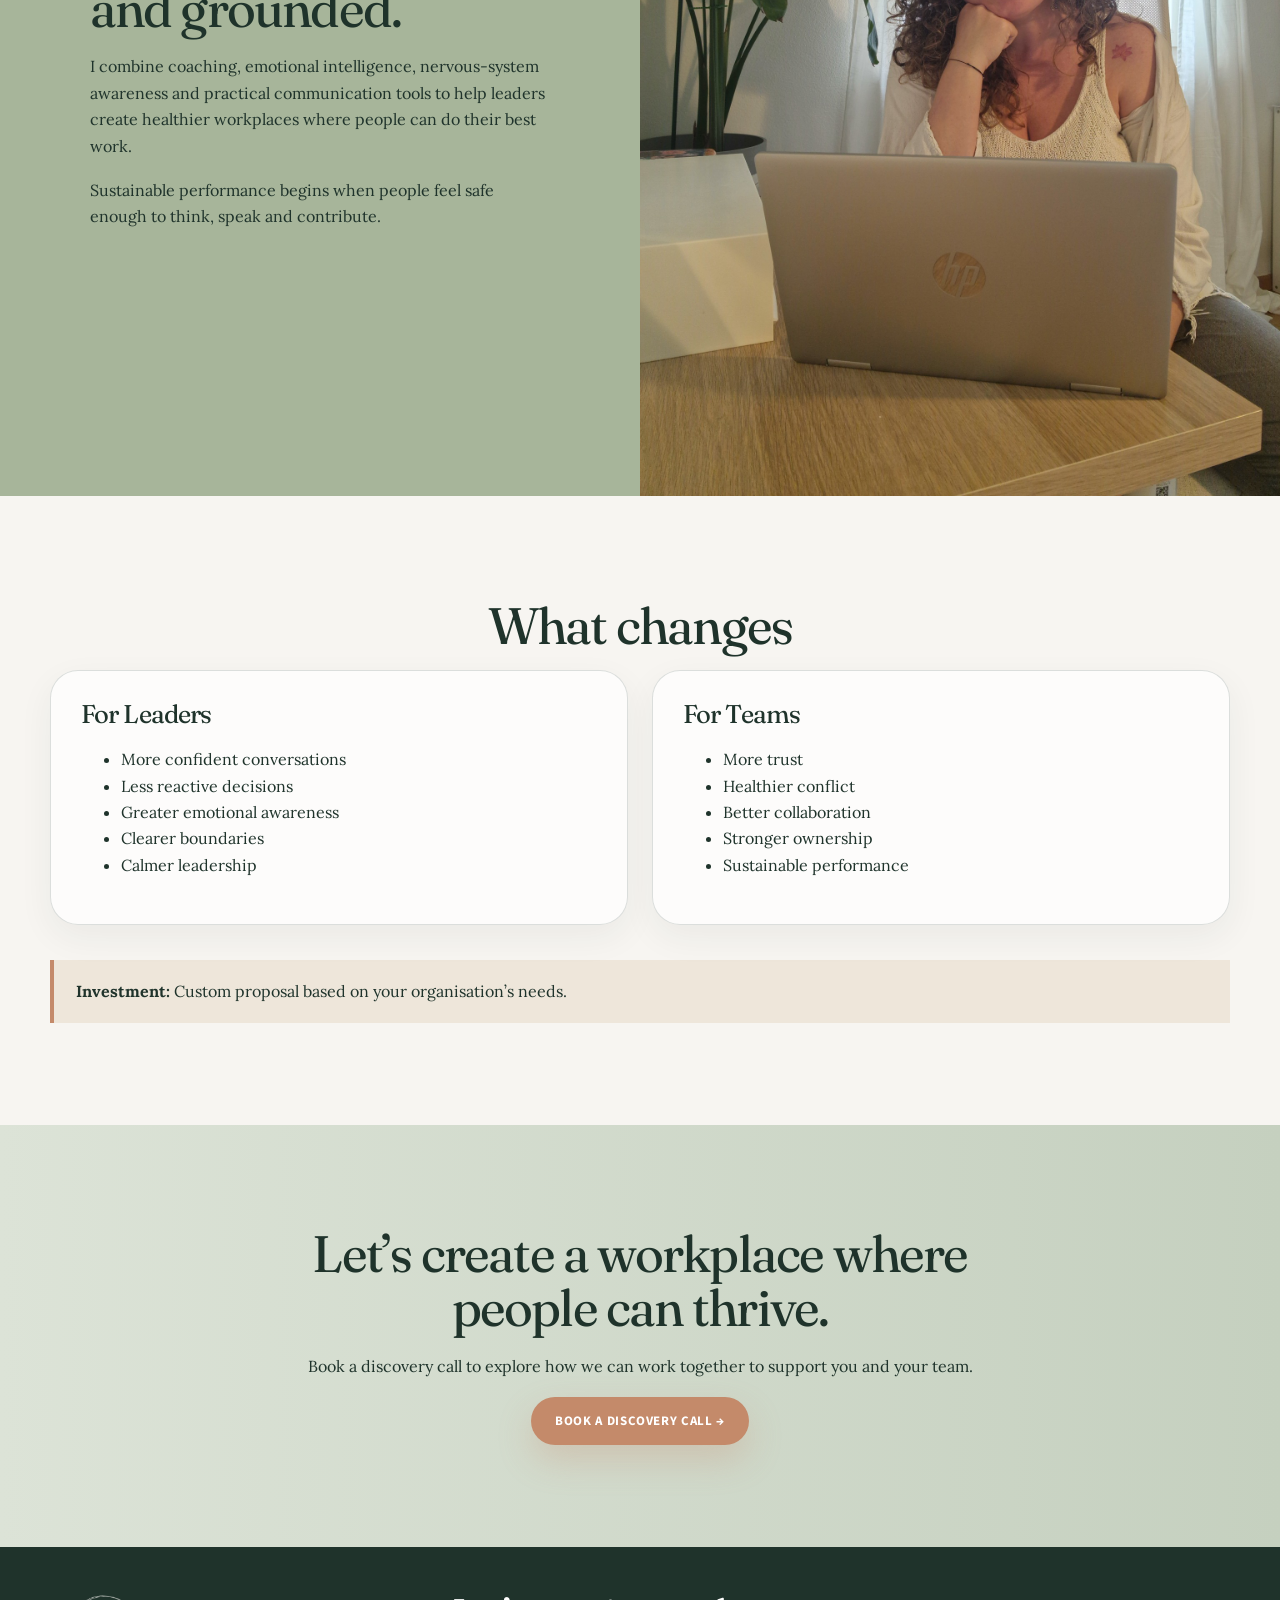
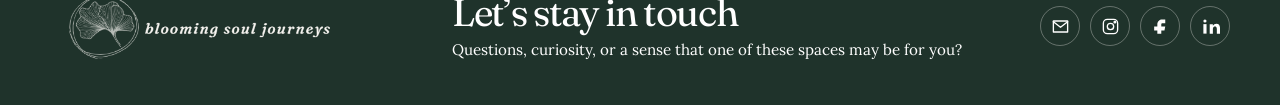
<file: conscious-leadership.html>
<!doctype html>
<html lang="en">
<head>
<meta charset="utf-8">
<meta name="viewport" content="width=device-width, initial-scale=1">
<title>Conscious Leadership & Team Growth</title>
<meta name="description" content="Leadership coaching and team development for healthier, more connected, high-performing workplaces.">
<link rel="preconnect" href="https://fonts.googleapis.com">
<link rel="preconnect" href="https://fonts.gstatic.com" crossorigin>
<link href="https://fonts.googleapis.com/css2?family=Fraunces:opsz,wght@9..144,300..700&family=Lora:ital,wght@0,400..700;1,400..700&family=Source+Sans+3:wght@400;500;600;700&display=swap" rel="stylesheet">
<link rel="stylesheet" href="legacy-pages.css?v=17">

  <link rel="stylesheet" href="site-shell.css?v=28">
</head>
<body>
<a class="skip-link" href="#main">Skip to content</a>

<div data-site-header></div>

<main id="main">
<section class="hero"><img class="hero-bg" src="leadership-hero.jpg" alt="Roberta, leadership coach"><div class="hero-shade"></div><div class="hero-content container"><p class="eyebrow">Conscious Leadership & Team Growth</p><h1>Helping leaders build workplaces where people don’t just perform.<br>They thrive.</h1><p>When leaders grow, teams grow. When teams grow, organisations thrive.</p><a class="button button-primary" href="mailto:iamrobertamartin@gmail.com?subject=Leadership%20discovery%20call">Book a discovery call →</a></div></section>
<section class="grid-2 soft"><div class="split-image"><img src="beyond-home.jpg" alt="Roberta at her laptop"></div><div class="split-copy"><p class="eyebrow">The human side of performance</p><h2>Today’s biggest leadership challenge isn’t performance. It’s disconnection.</h2><p>People do not leave because they lack skills. They leave because they do not feel heard, communication breaks down, trust disappears, and everyone becomes busy performing instead of connecting.</p><p>That is where conscious leadership begins.</p></div></section>
<section class="section"><div class="container"><h2 class="center">What you are probably experiencing</h2><div class="cards-6"><div class="card"><p>Difficult conversations keep getting postponed.</p></div><div class="card"><p>Your team works together, but not really together.</p></div><div class="card"><p>Everyone is busy, but ownership feels low.</p></div><div class="card"><p>Meetings end with agreement, yet nothing changes.</p></div><div class="card"><p>Conflict stays hidden until it becomes too big.</p></div><div class="card"><p>You are leading people, and nobody taught you how.</p></div></div></div></section>
<section class="section linen"><div class="container"><h2 class="center">Two ways we can work together</h2><div class="cards-2"><div class="card"><h3>For Leaders</h3><p class="quote">Private Coaching</p><p>One leader. One space. One place to think clearly.</p><ul><li>Personalised leadership coaching</li><li>Confidential and tailored</li><li>Emotional awareness and confidence</li><li>Strategic clarity</li></ul><a class="button button-primary" href="mailto:iamrobertamartin@gmail.com?subject=Leadership%20coaching">Let’s work together →</a></div><div class="card"><h3>For Teams</h3><p class="quote">Interactive Workshops</p><p>Build communication, trust, psychological safety and ownership.</p><ul><li>Custom workshops and team sessions</li><li>Practical tools for real conversations</li><li>Stronger collaboration</li><li>Sustainable performance</li></ul><a class="button button-primary" href="mailto:iamrobertamartin@gmail.com?subject=Team%20workshop">Explore workshops →</a></div></div></div></section>
<section class="grid-2 sage"><div class="split-copy"><p class="eyebrow">My approach</p><h2>Human, practical and grounded.</h2><p>I combine coaching, emotional intelligence, nervous-system awareness and practical communication tools to help leaders create healthier workplaces where people can do their best work.</p><p>Sustainable performance begins when people feel safe enough to think, speak and contribute.</p></div><div class="split-image"><img src="beyond-home.jpg" alt="Roberta preparing a coaching session"></div></section>
<section class="section soft"><div class="container"><h2 class="center">What changes</h2><div class="cards-2"><div class="card"><h3>For Leaders</h3><ul><li>More confident conversations</li><li>Less reactive decisions</li><li>Greater emotional awareness</li><li>Clearer boundaries</li><li>Calmer leadership</li></ul></div><div class="card"><h3>For Teams</h3><ul><li>More trust</li><li>Healthier conflict</li><li>Better collaboration</li><li>Stronger ownership</li><li>Sustainable performance</li></ul></div></div><div class="notice" style="margin-top:35px"><strong>Investment:</strong> Custom proposal based on your organisation’s needs.</div></div></section>
<section class="section gradient-sage"><div class="narrow center"><h2>Let’s create a workplace where people can thrive.</h2><p>Book a discovery call to explore how we can work together to support you and your team.</p><a class="button button-primary" href="mailto:iamrobertamartin@gmail.com?subject=Leadership%20discovery%20call">Book a discovery call →</a></div></section>
</main>

<div data-site-footer></div>
<script src="legacy-pages.js?v=17"></script>

  <script src="site-shell.js?v=28"></script>
</body></html>
</file>
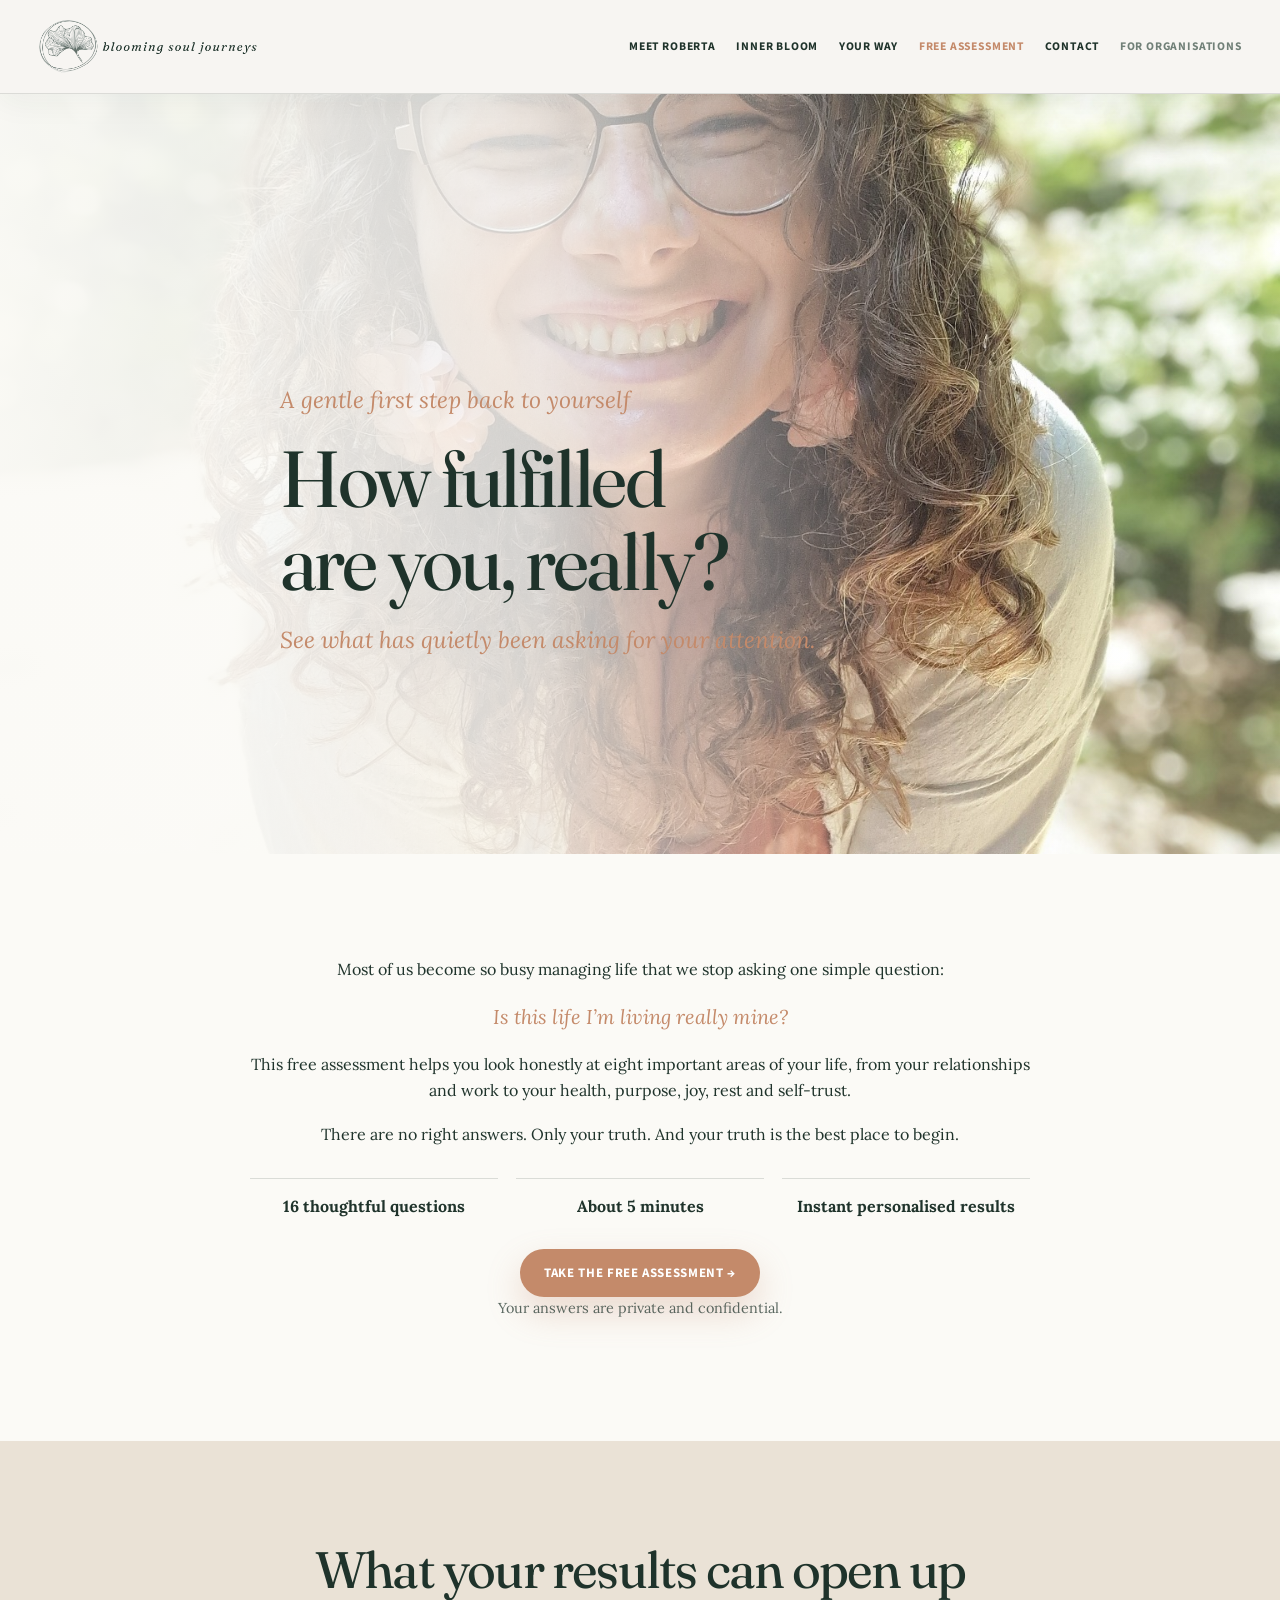
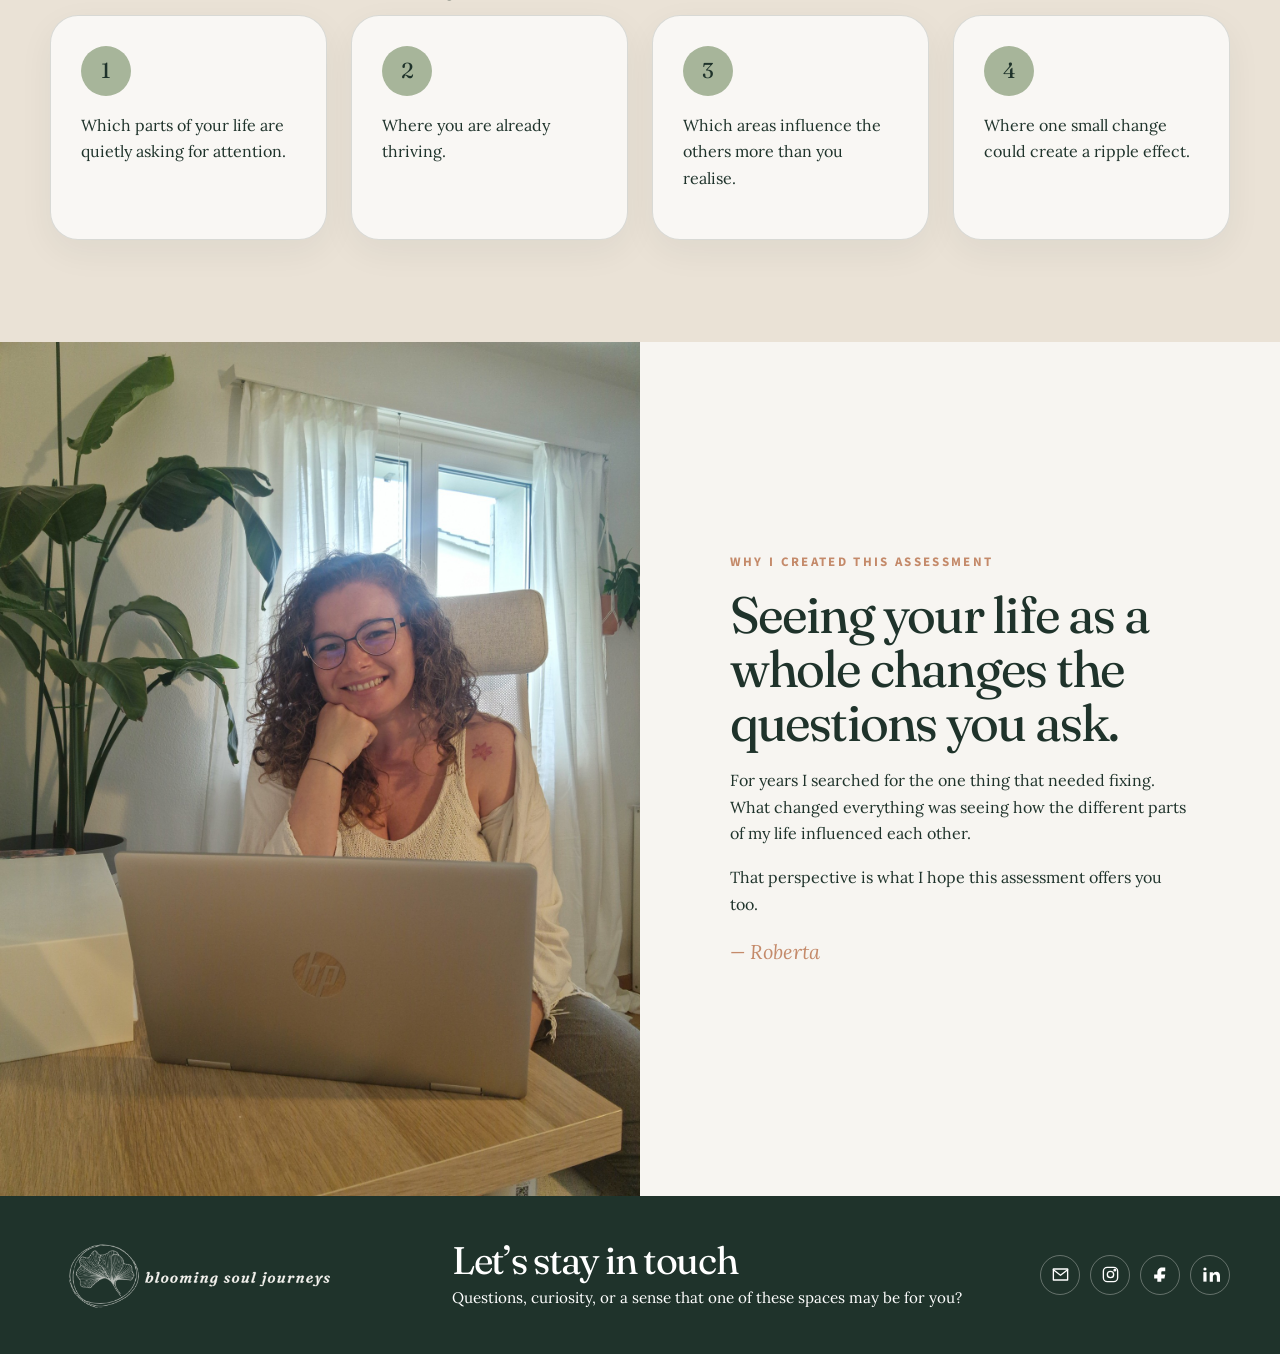
<file: how-fulfilled-are-you-really.html>
<!doctype html>
<html lang="en">
<head>
<meta charset="utf-8">
<meta name="viewport" content="width=device-width, initial-scale=1">
<title>How Fulfilled Are You, Really? | Free Assessment</title>
<meta name="description" content="A free 16-question assessment to help you see the full picture of your life.">
<link rel="preconnect" href="https://fonts.googleapis.com">
<link rel="preconnect" href="https://fonts.gstatic.com" crossorigin>
<link href="https://fonts.googleapis.com/css2?family=Fraunces:opsz,wght@9..144,300..700&family=Lora:ital,wght@0,400..700;1,400..700&family=Source+Sans+3:wght@400;500;600;700&display=swap" rel="stylesheet">
<link rel="stylesheet" href="legacy-pages.css?v=17">

  <link rel="stylesheet" href="site-shell.css?v=28">
</head>
<body>
<a class="skip-link" href="#main">Skip to content</a>

<div data-site-header></div>

<main id="main">
<section class="hero"><img class="hero-bg" src="inner-next.jpg" alt="A quiet moment with a cup and journal"><div class="hero-shade"></div><div class="hero-content container"><p class="lead">A gentle first step back to yourself</p><h1>How fulfilled<br>are you, really?</h1><p class="lead">See what has quietly been asking for your attention.</p></div></section>
<section class="section"><div class="narrow center"><p>Most of us become so busy managing life that we stop asking one simple question:</p><p class="quote">Is this life I’m living really mine?</p><p>This free assessment helps you look honestly at eight important areas of your life, from your relationships and work to your health, purpose, joy, rest and self-trust.</p><p>There are no right answers. Only your truth. And your truth is the best place to begin.</p><div class="facts"><div><strong>16 thoughtful questions</strong></div><div><strong>About 5 minutes</strong></div><div><strong>Instant personalised results</strong></div></div><a class="button button-primary" href="https://c5d4e2c0.sibforms.com/serve/[base64]" target="_blank" rel="noopener">Take the free assessment →</a><p class="small muted">Your answers are private and confidential.</p></div></section>
<section class="section linen"><div class="container"><h2 class="center">What your results can open up</h2><div class="cards-4"><div class="card"><span class="icon">1</span><p>Which parts of your life are quietly asking for attention.</p></div><div class="card"><span class="icon">2</span><p>Where you are already thriving.</p></div><div class="card"><span class="icon">3</span><p>Which areas influence the others more than you realise.</p></div><div class="card"><span class="icon">4</span><p>Where one small change could create a ripple effect.</p></div></div></div></section>
<section class="grid-2 soft"><div class="split-image"><img src="beyond-home.jpg" alt="Roberta smiling at her laptop"></div><div class="split-copy"><p class="eyebrow">Why I created this assessment</p><h2>Seeing your life as a whole changes the questions you ask.</h2><p>For years I searched for the one thing that needed fixing. What changed everything was seeing how the different parts of my life influenced each other.</p><p>That perspective is what I hope this assessment offers you too.</p><p class="quote">— Roberta</p></div></section>
</main>

<div data-site-footer></div>
<script src="legacy-pages.js?v=17"></script>

  <script src="site-shell.js?v=28"></script>
</body></html>
</file>
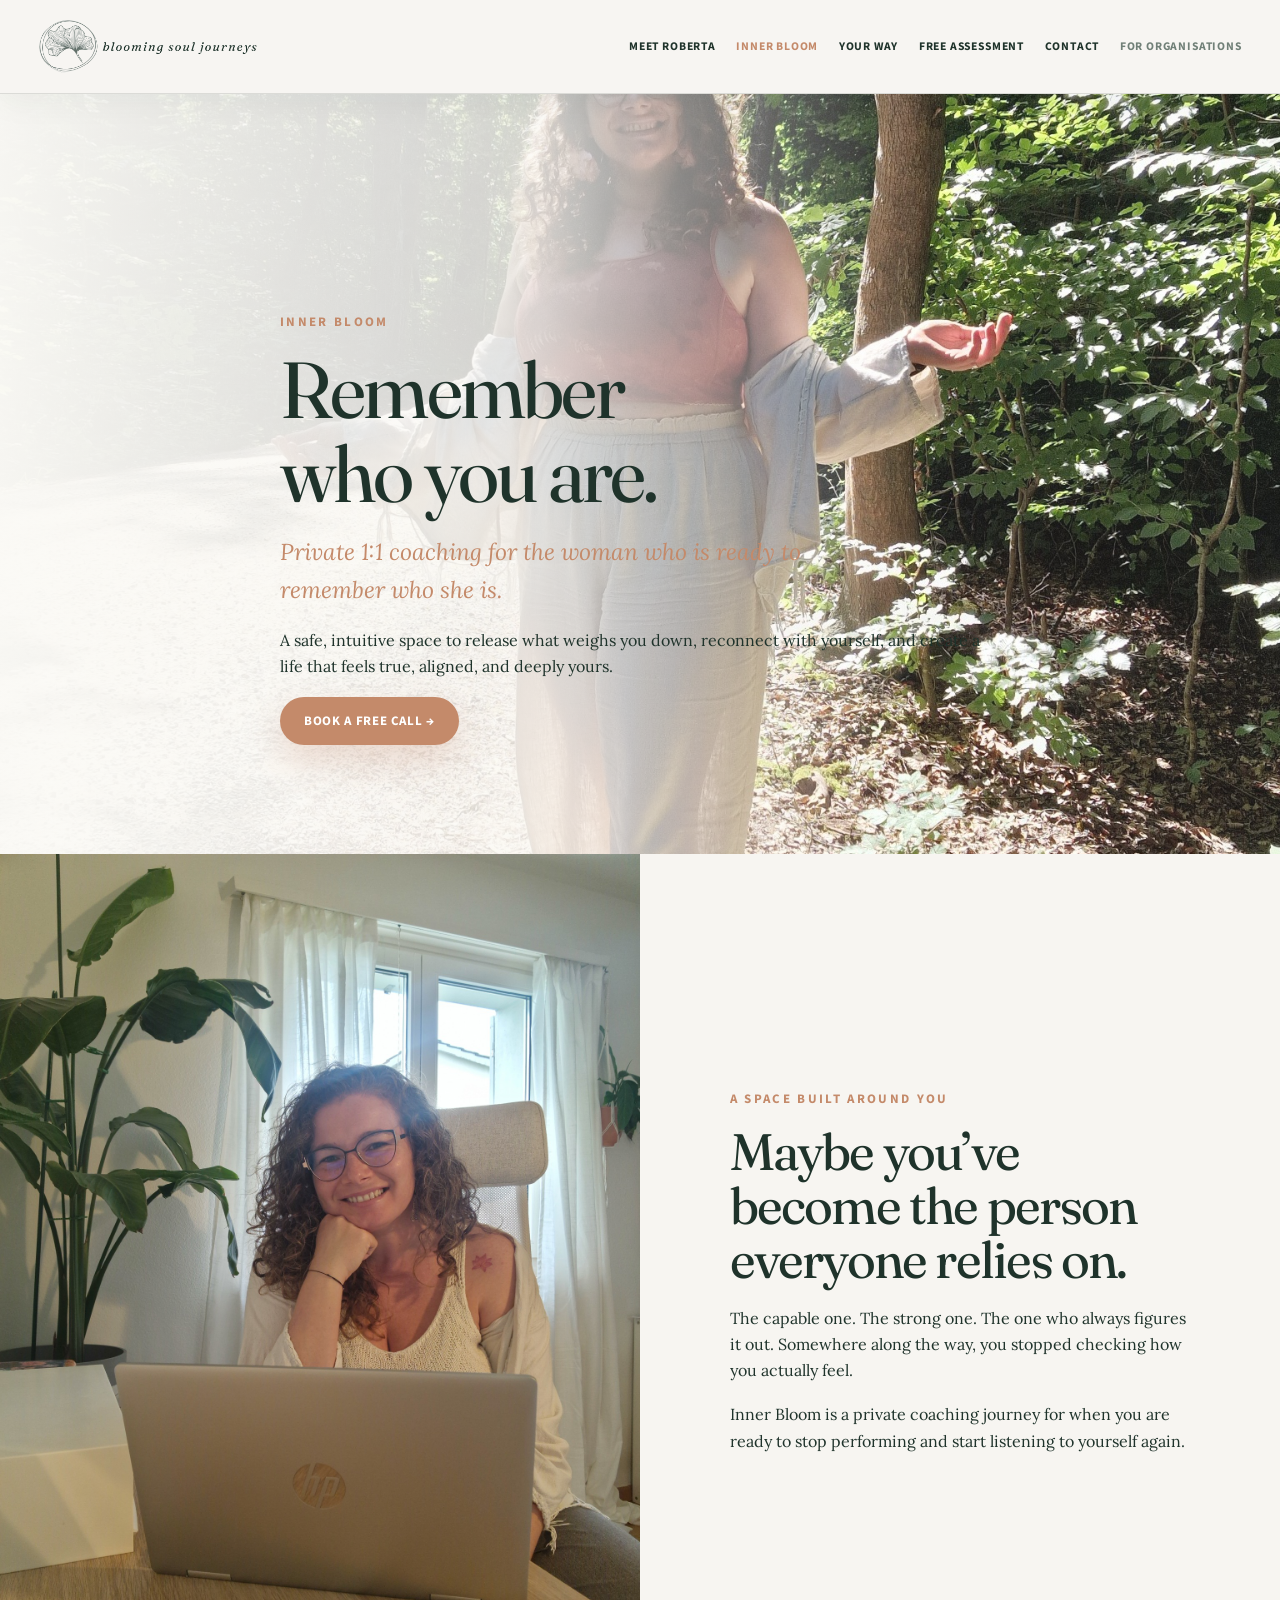
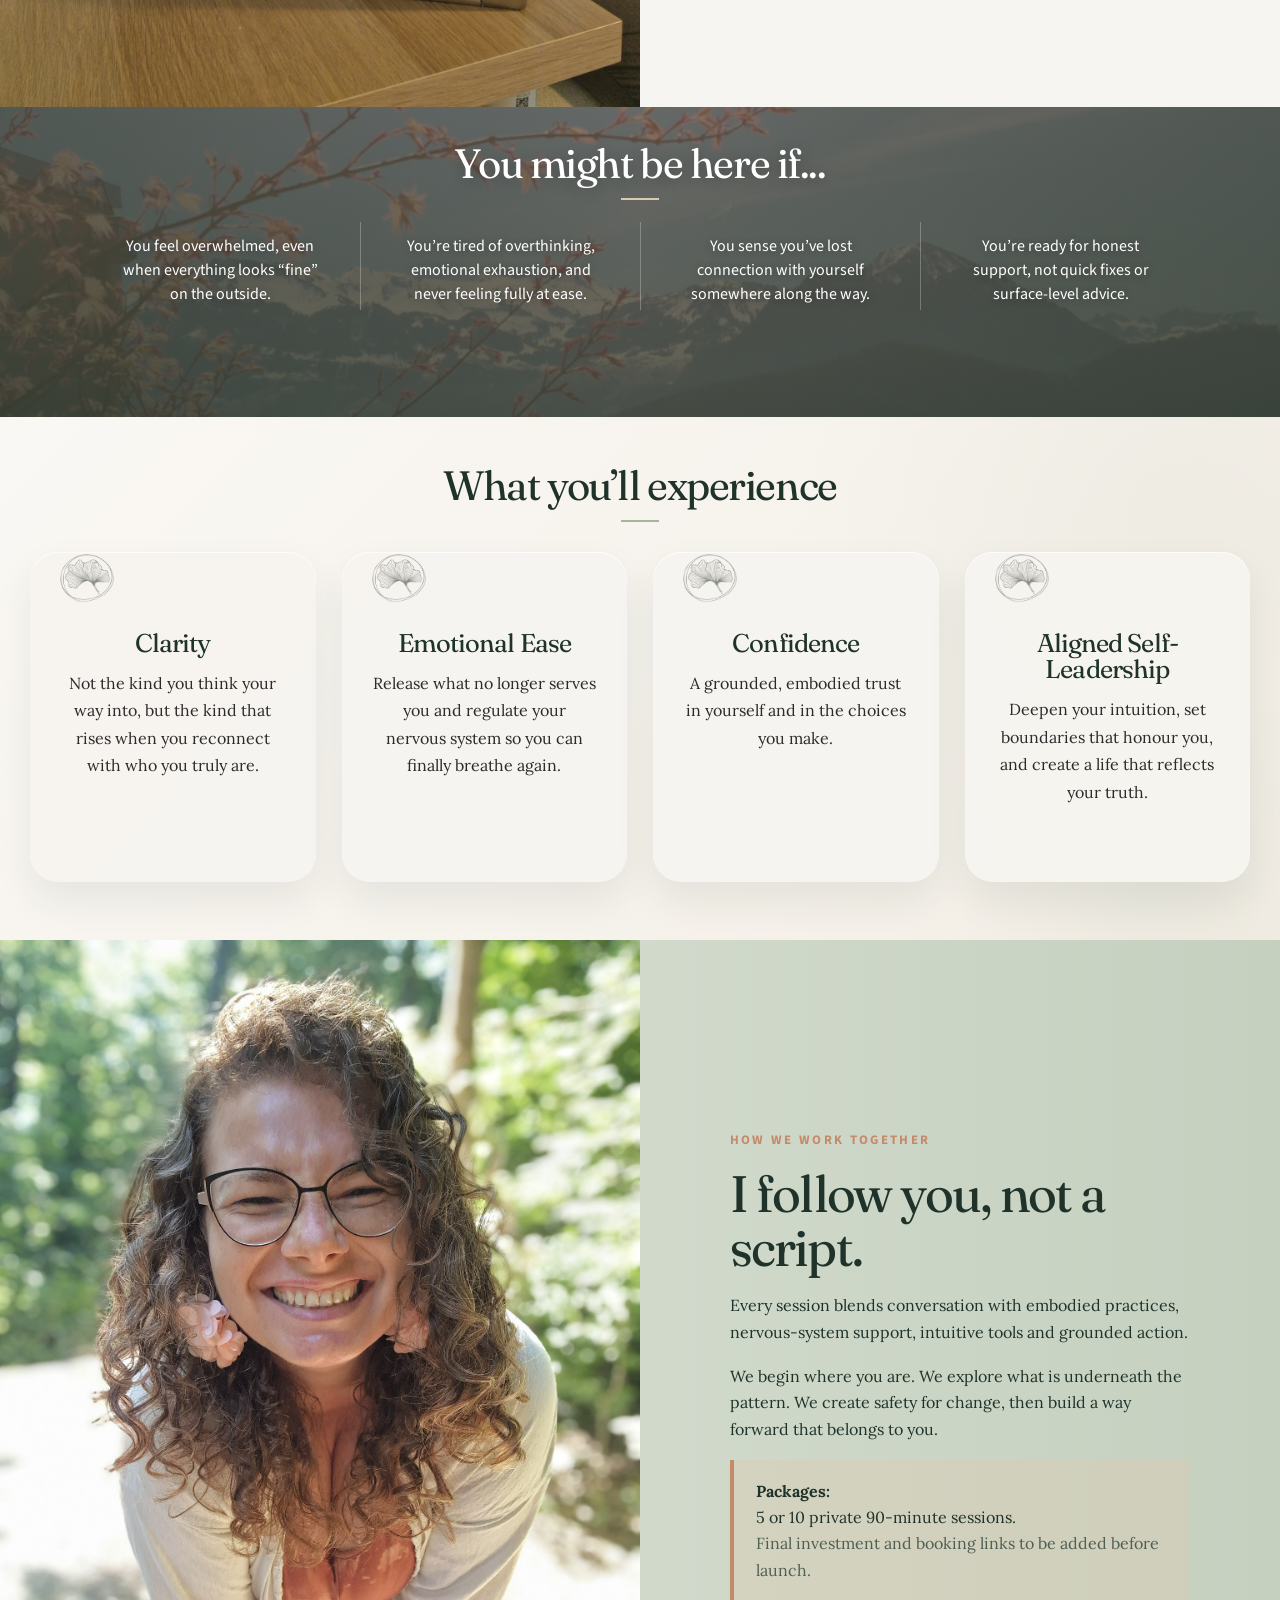
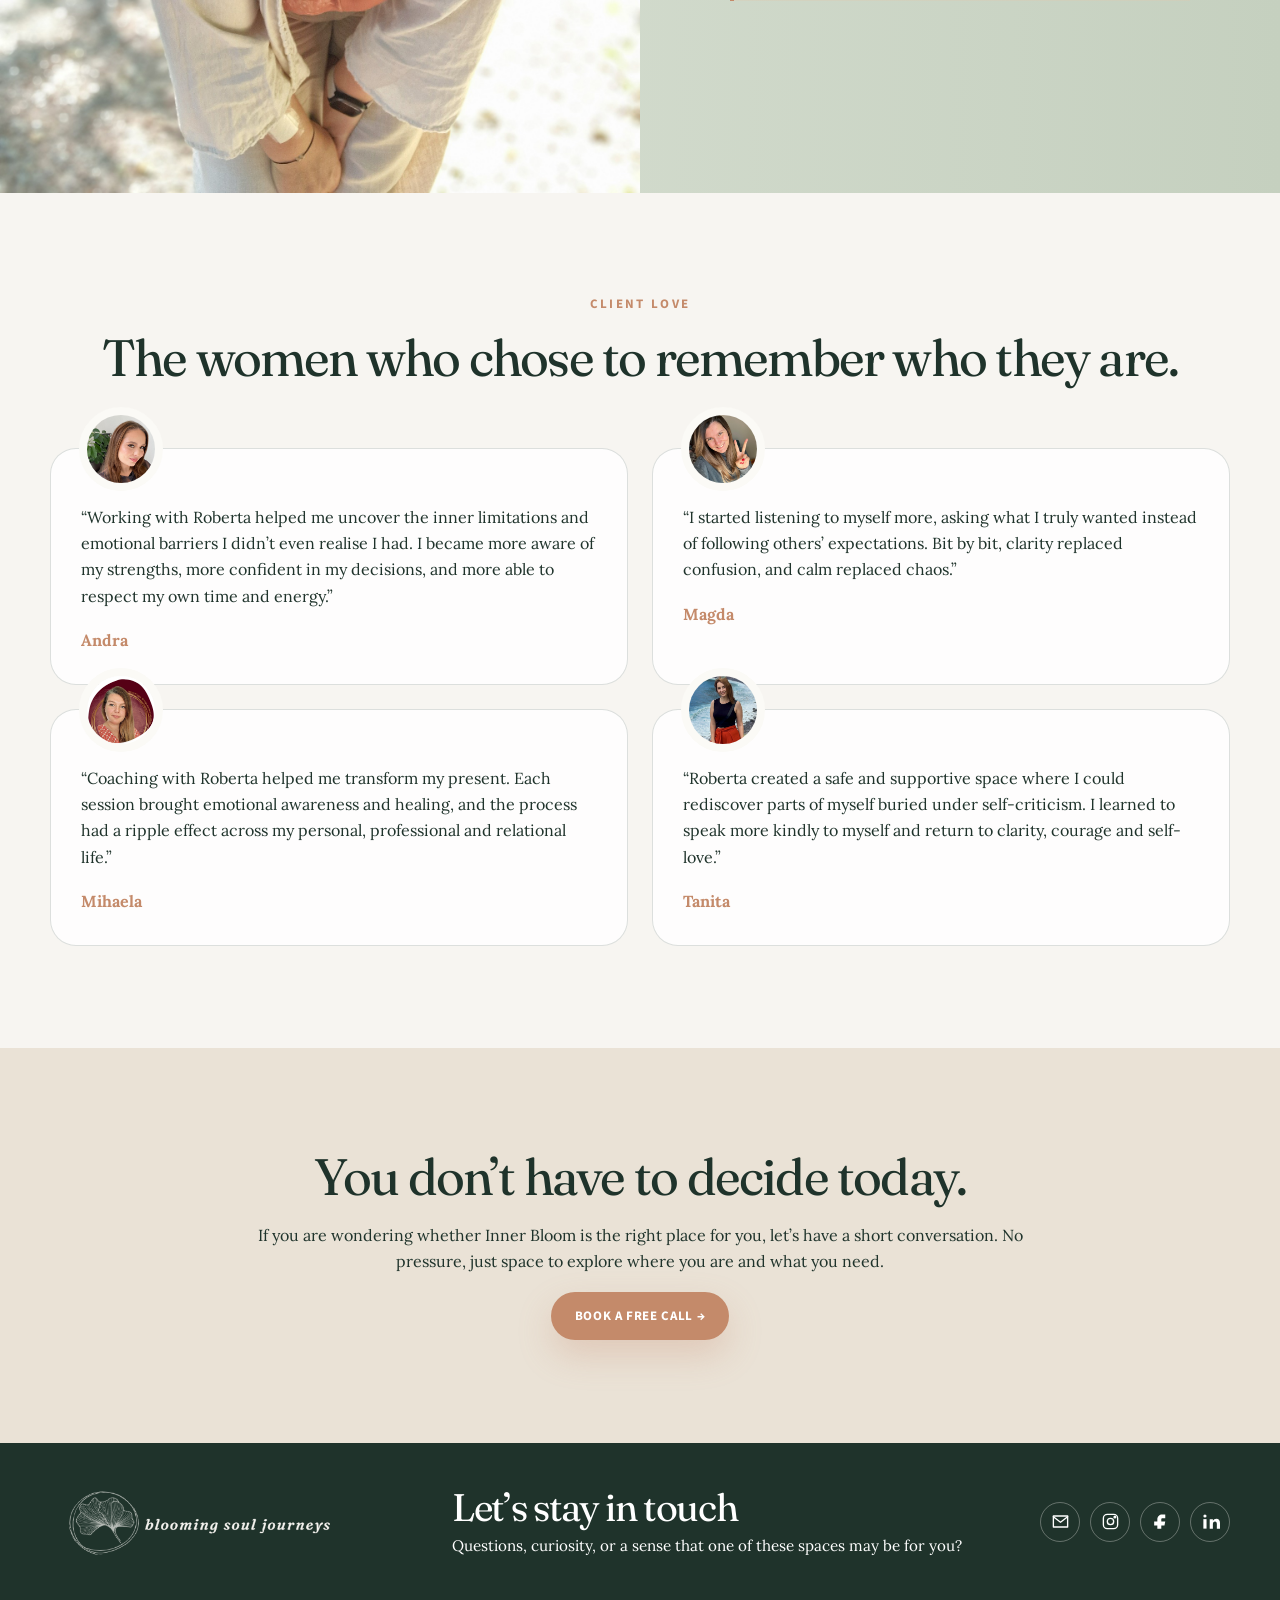
<file: inner-bloom.html>
<!doctype html>
<html lang="en">
<head>
<meta charset="utf-8">
<meta name="viewport" content="width=device-width, initial-scale=1">
<title>Inner Bloom | Private 1:1 Coaching</title>
<meta name="description" content="Deep, personalised private coaching for women ready to remember who they are.">
<link rel="preconnect" href="https://fonts.googleapis.com">
<link rel="preconnect" href="https://fonts.gstatic.com" crossorigin>
<link href="https://fonts.googleapis.com/css2?family=Fraunces:opsz,wght@9..144,300..700&family=Lora:ital,wght@0,400..700;1,400..700&family=Source+Sans+3:wght@400;500;600;700&display=swap" rel="stylesheet">
<link rel="stylesheet" href="legacy-pages.css?v=21">

  <link rel="stylesheet" href="site-shell.css?v=21">
</head>
<body>
<a class="skip-link" href="#main">Skip to content</a>

<div data-site-header></div>

<main id="main">
<section class="hero"><img class="hero-bg" src="inner-hero.jpg" alt="Roberta in nature"><div class="hero-shade"></div><div class="hero-content container"><p class="eyebrow">Inner Bloom</p><h1>Remember<br>who you are.</h1><p class="lead">Private 1:1 coaching for the woman who is ready to remember who she is.</p><p>A safe, intuitive space to release what weighs you down, reconnect with yourself, and create a life that feels true, aligned, and deeply yours.</p><a class="button button-primary" href="mailto:iamrobertamartin@gmail.com?subject=Inner%20Bloom%20conversation">Book a free call →</a></div></section>
<section class="grid-2 soft"><div class="split-image"><img src="beyond-home.jpg" alt="Roberta working online"></div><div class="split-copy"><p class="eyebrow">A space built around you</p><h2>Maybe you’ve become the person everyone relies on.</h2><p>The capable one. The strong one. The one who always figures it out. Somewhere along the way, you stopped checking how you actually feel.</p><p>Inner Bloom is a private coaching journey for when you are ready to stop performing and start listening to yourself again.</p></div></section>

<section class="inner-recognition">
  <img class="inner-recognition-bg" src="inner-recognition.png" alt="Mountain landscape with soft autumn branches">
  <div class="inner-recognition-overlay"></div>
  <div class="inner-recognition-inner">
    <h2>You might be here if...</h2>
    <div class="inner-recognition-line"></div>

    <div class="inner-recognition-grid">
      <article>
<p>You feel overwhelmed, even when everything looks “fine” on the outside.</p>
      </article>

      <article>
<p>You’re tired of overthinking, emotional exhaustion, and never feeling fully at ease.</p>
      </article>

      <article>
<p>You sense you’ve lost connection with yourself somewhere along the way.</p>
      </article>

      <article>
<p>You’re ready for honest support, not quick fixes or surface-level advice.</p>
      </article>
    </div>
  </div>
</section>

<section class="inner-experience">
  <div class="inner-experience-inner">
    <h2>What you’ll experience</h2>
    <div class="inner-experience-line"></div>

    <div class="inner-experience-grid">
      <article class="inner-experience-card">
        <img class="inner-card-ginkgo" src="ginkgo-icon.png" alt="" aria-hidden="true">
        <h3>Clarity</h3>
        <p>Not the kind you think your way into, but the kind that rises when you reconnect with who you truly are.</p>
      </article>

      <article class="inner-experience-card">
        <img class="inner-card-ginkgo" src="ginkgo-icon.png" alt="" aria-hidden="true">
        <h3>Emotional Ease</h3>
        <p>Release what no longer serves you and regulate your nervous system so you can finally breathe again.</p>
      </article>

      <article class="inner-experience-card">
        <img class="inner-card-ginkgo" src="ginkgo-icon.png" alt="" aria-hidden="true">
        <h3>Confidence</h3>
        <p>A grounded, embodied trust in yourself and in the choices you make.</p>
      </article>

      <article class="inner-experience-card">
        <img class="inner-card-ginkgo" src="ginkgo-icon.png" alt="" aria-hidden="true">
        <h3>Aligned Self-Leadership</h3>
        <p>Deepen your intuition, set boundaries that honour you, and create a life that reflects your truth.</p>
      </article>
    </div>
  </div>
</section>
<section class="grid-2 gradient-sage"><div class="split-image"><img src="inner-next.jpg" alt="Roberta in a warm, natural setting"></div><div class="split-copy"><p class="eyebrow">How we work together</p><h2>I follow you, not a script.</h2><p>Every session blends conversation with embodied practices, nervous-system support, intuitive tools and grounded action.</p><p>We begin where you are. We explore what is underneath the pattern. We create safety for change, then build a way forward that belongs to you.</p><div class="notice"><strong>Packages:</strong><br>5 or 10 private 90-minute sessions.<br><span class="muted">Final investment and booking links to be added before launch.</span></div></div></section>
<section class="section soft"><div class="container"><p class="eyebrow center">Client love</p><h2 class="center">The women who chose to remember who they are.</h2><div style="height:45px"></div><div class="cards-2"><article class="testimonial"><img src="testimonial-andra.png" alt=""><blockquote>“Working with Roberta helped me uncover the inner limitations and emotional barriers I didn’t even realise I had. I became more aware of my strengths, more confident in my decisions, and more able to respect my own time and energy.”</blockquote><cite>Andra</cite></article>
<article class="testimonial"><img src="magda.png" alt=""><blockquote>“I started listening to myself more, asking what I truly wanted instead of following others’ expectations. Bit by bit, clarity replaced confusion, and calm replaced chaos.”</blockquote><cite>Magda</cite></article>
<article class="testimonial"><img src="mihaela.png" alt=""><blockquote>“Coaching with Roberta helped me transform my present. Each session brought emotional awareness and healing, and the process had a ripple effect across my personal, professional and relational life.”</blockquote><cite>Mihaela</cite></article>
<article class="testimonial"><img src="testimonial-tanita.png" alt=""><blockquote>“Roberta created a safe and supportive space where I could rediscover parts of myself buried under self-criticism. I learned to speak more kindly to myself and return to clarity, courage and self-love.”</blockquote><cite>Tanita</cite></article></div></div></section>
<section class="section linen"><div class="narrow center"><h2>You don’t have to decide today.</h2><p>If you are wondering whether Inner Bloom is the right place for you, let’s have a short conversation. No pressure, just space to explore where you are and what you need.</p><a class="button button-primary" href="mailto:iamrobertamartin@gmail.com?subject=Inner%20Bloom%20conversation">Book a free call →</a></div></section>
</main>

<div data-site-footer></div>
<script src="legacy-pages.js?v=21"></script>

  <script src="site-shell.js?v=21"></script>
</body></html>
</file>
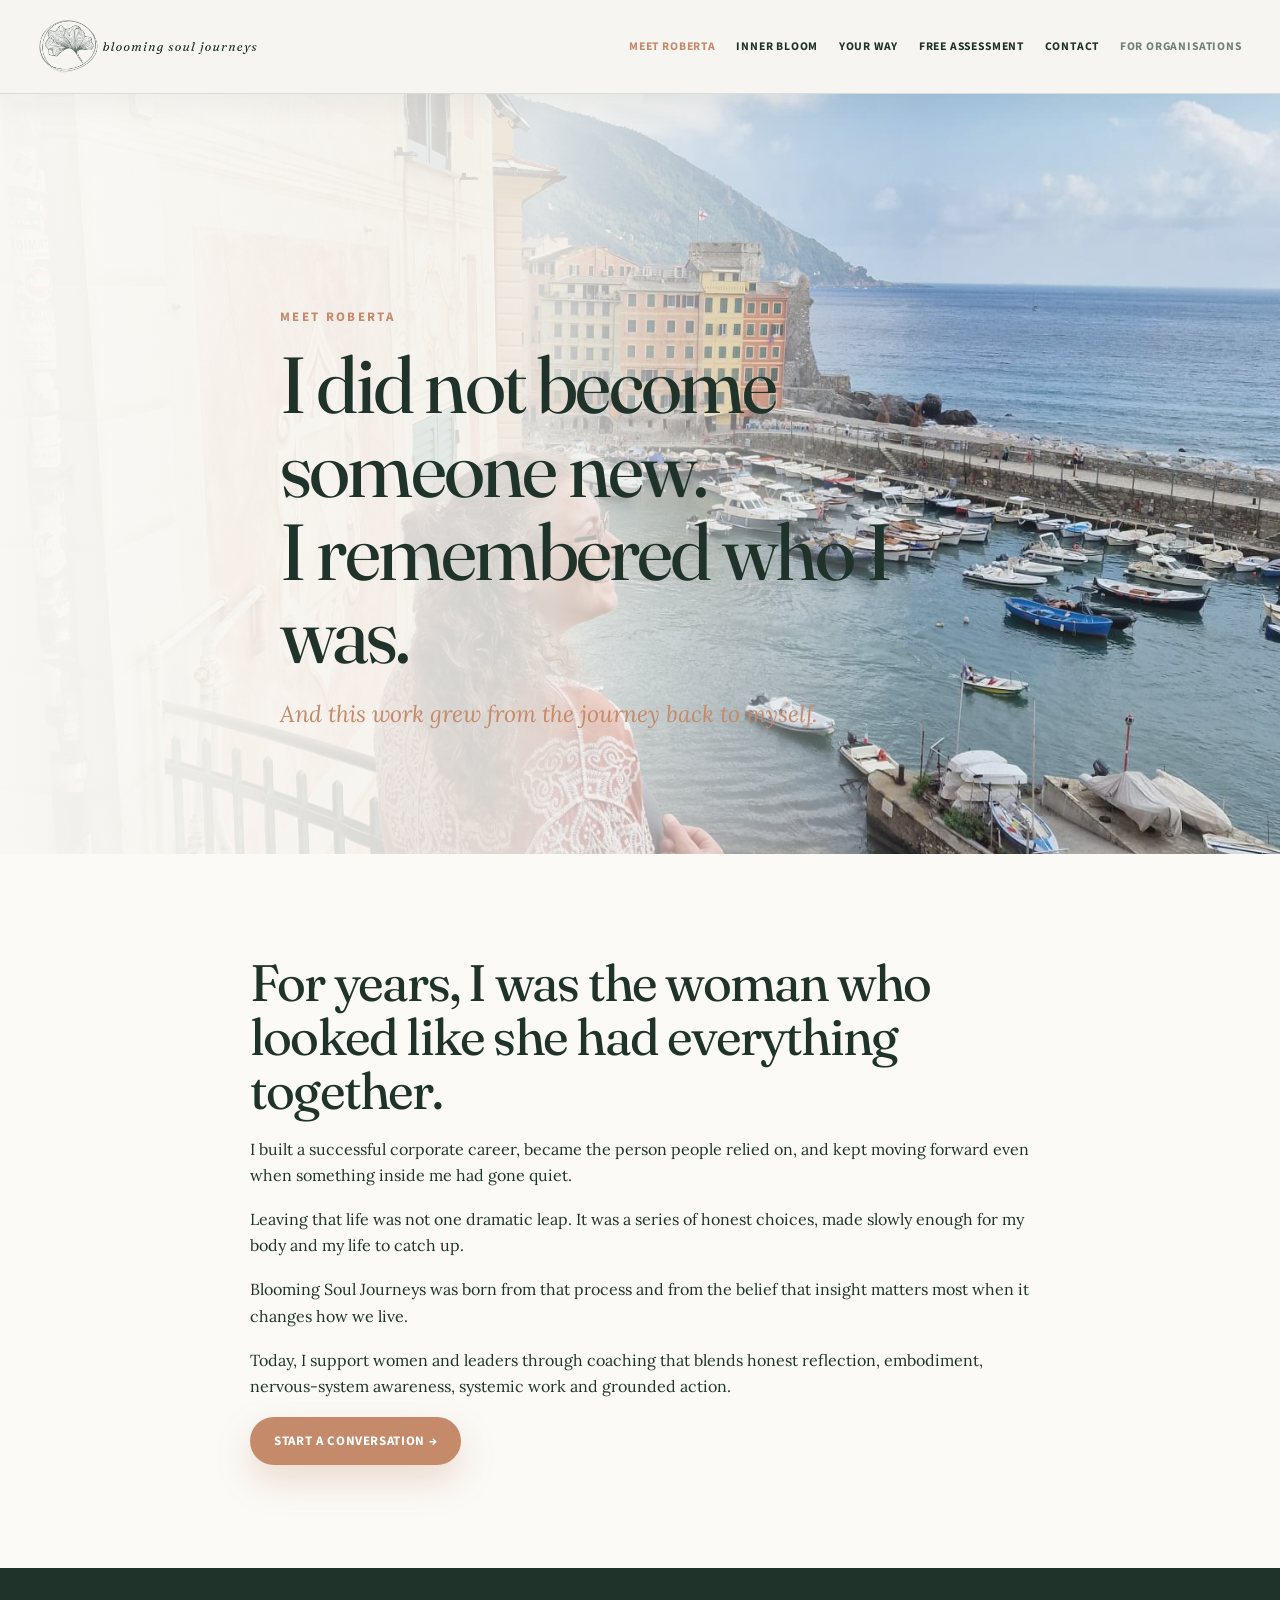
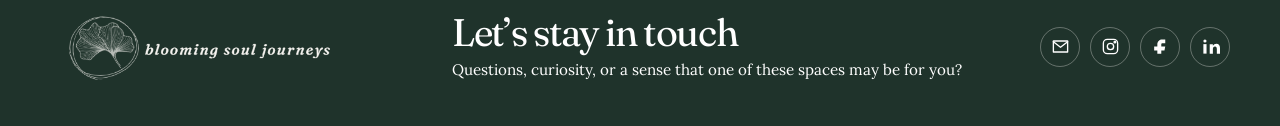
<file: meet-roberta.html>
<!doctype html>
<html lang="en">
<head>
<meta charset="utf-8">
<meta name="viewport" content="width=device-width, initial-scale=1">
<title>Meet Roberta | Blooming Soul Journeys</title>
<meta name="description" content="Meet Roberta Martin and the story behind Blooming Soul Journeys.">
<link rel="preconnect" href="https://fonts.googleapis.com">
<link rel="preconnect" href="https://fonts.gstatic.com" crossorigin>
<link href="https://fonts.googleapis.com/css2?family=Fraunces:opsz,wght@9..144,300..700&family=Lora:ital,wght@0,400..700;1,400..700&family=Source+Sans+3:wght@400;500;600;700&display=swap" rel="stylesheet">
<link rel="stylesheet" href="legacy-pages.css?v=17">

  <link rel="stylesheet" href="site-shell.css?v=28">
</head>
<body>
<a class="skip-link" href="#main">Skip to content</a>

<div data-site-header></div>

<main id="main">
<section class="hero"><img class="hero-bg" src="home-meet.jpeg" alt="Roberta overlooking the sea"><div class="hero-shade"></div><div class="hero-content container"><p class="eyebrow">Meet Roberta</p><h1>I did not become someone new.<br>I remembered who I was.</h1><p class="lead">And this work grew from the journey back to myself.</p></div></section>
<section class="section"><div class="narrow"><h2>For years, I was the woman who looked like she had everything together.</h2><p>I built a successful corporate career, became the person people relied on, and kept moving forward even when something inside me had gone quiet.</p><p>Leaving that life was not one dramatic leap. It was a series of honest choices, made slowly enough for my body and my life to catch up.</p><p>Blooming Soul Journeys was born from that process and from the belief that insight matters most when it changes how we live.</p><p>Today, I support women and leaders through coaching that blends honest reflection, embodiment, nervous-system awareness, systemic work and grounded action.</p><a class="button button-primary" href="mailto:iamrobertamartin@gmail.com">Start a conversation →</a></div></section>
</main>

<div data-site-footer></div>
<script src="legacy-pages.js?v=17"></script>

  <script src="site-shell.js?v=28"></script>
</body></html>
</file>
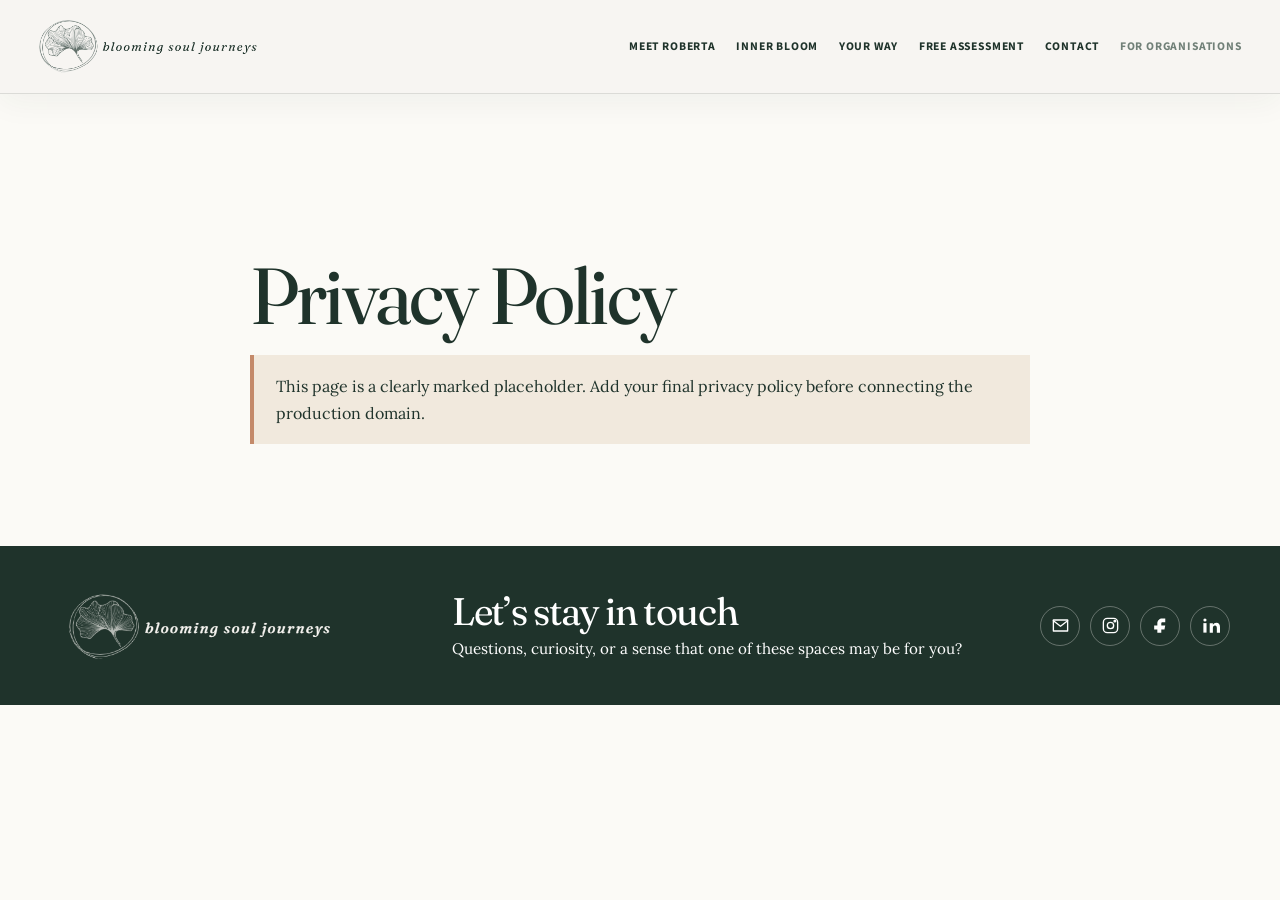
<file: privacy.html>
<!doctype html>
<html lang="en">
<head>
<meta charset="utf-8">
<meta name="viewport" content="width=device-width, initial-scale=1">
<title>Privacy Policy | Blooming Soul Journeys</title>
<meta name="description" content="Privacy Policy">
<link rel="preconnect" href="https://fonts.googleapis.com">
<link rel="preconnect" href="https://fonts.gstatic.com" crossorigin>
<link href="https://fonts.googleapis.com/css2?family=Fraunces:opsz,wght@9..144,300..700&family=Lora:ital,wght@0,400..700;1,400..700&family=Source+Sans+3:wght@400;500;600;700&display=swap" rel="stylesheet">
<link rel="stylesheet" href="legacy-pages.css?v=17">

  <link rel="stylesheet" href="site-shell.css?v=28">
</head>
<body>
<a class="skip-link" href="#main">Skip to content</a>

<div data-site-header></div>

<main id="main"><section class="section" style="padding-top:160px"><div class="narrow"><h1>Privacy Policy</h1><div class="notice">This page is a clearly marked placeholder. Add your final privacy policy before connecting the production domain.</div></div></section></main>

<div data-site-footer></div>
<script src="legacy-pages.js?v=17"></script>

  <script src="site-shell.js?v=28"></script>
</body></html>
</file>
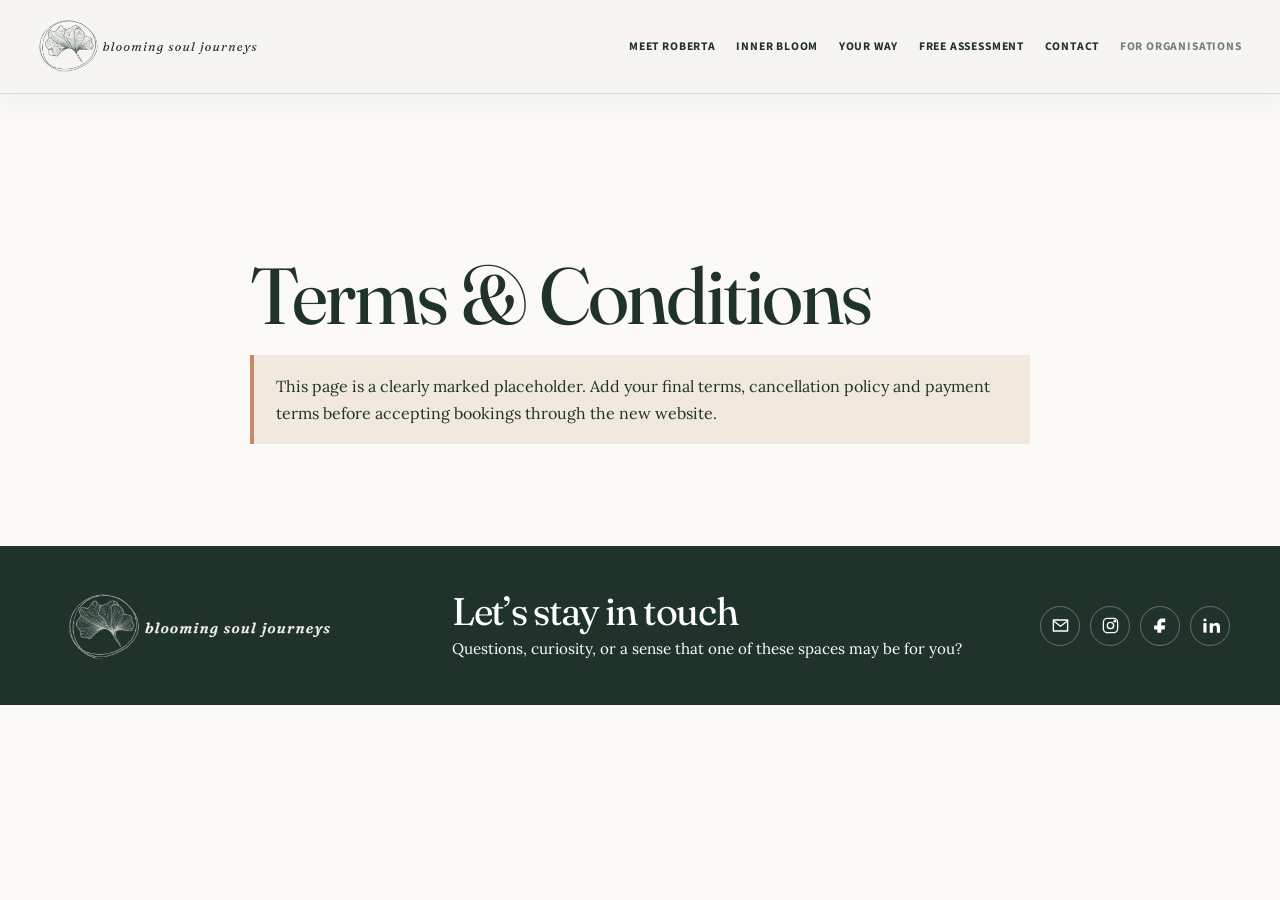
<file: terms.html>
<!doctype html>
<html lang="en">
<head>
<meta charset="utf-8">
<meta name="viewport" content="width=device-width, initial-scale=1">
<title>Terms & Conditions | Blooming Soul Journeys</title>
<meta name="description" content="Terms & Conditions">
<link rel="preconnect" href="https://fonts.googleapis.com">
<link rel="preconnect" href="https://fonts.gstatic.com" crossorigin>
<link href="https://fonts.googleapis.com/css2?family=Fraunces:opsz,wght@9..144,300..700&family=Lora:ital,wght@0,400..700;1,400..700&family=Source+Sans+3:wght@400;500;600;700&display=swap" rel="stylesheet">
<link rel="stylesheet" href="legacy-pages.css?v=17">

  <link rel="stylesheet" href="site-shell.css?v=28">
</head>
<body>
<a class="skip-link" href="#main">Skip to content</a>

<div data-site-header></div>

<main id="main"><section class="section" style="padding-top:160px"><div class="narrow"><h1>Terms & Conditions</h1><div class="notice">This page is a clearly marked placeholder. Add your final terms, cancellation policy and payment terms before accepting bookings through the new website.</div></div></section></main>

<div data-site-footer></div>
<script src="legacy-pages.js?v=17"></script>

  <script src="site-shell.js?v=28"></script>
</body></html>
</file>
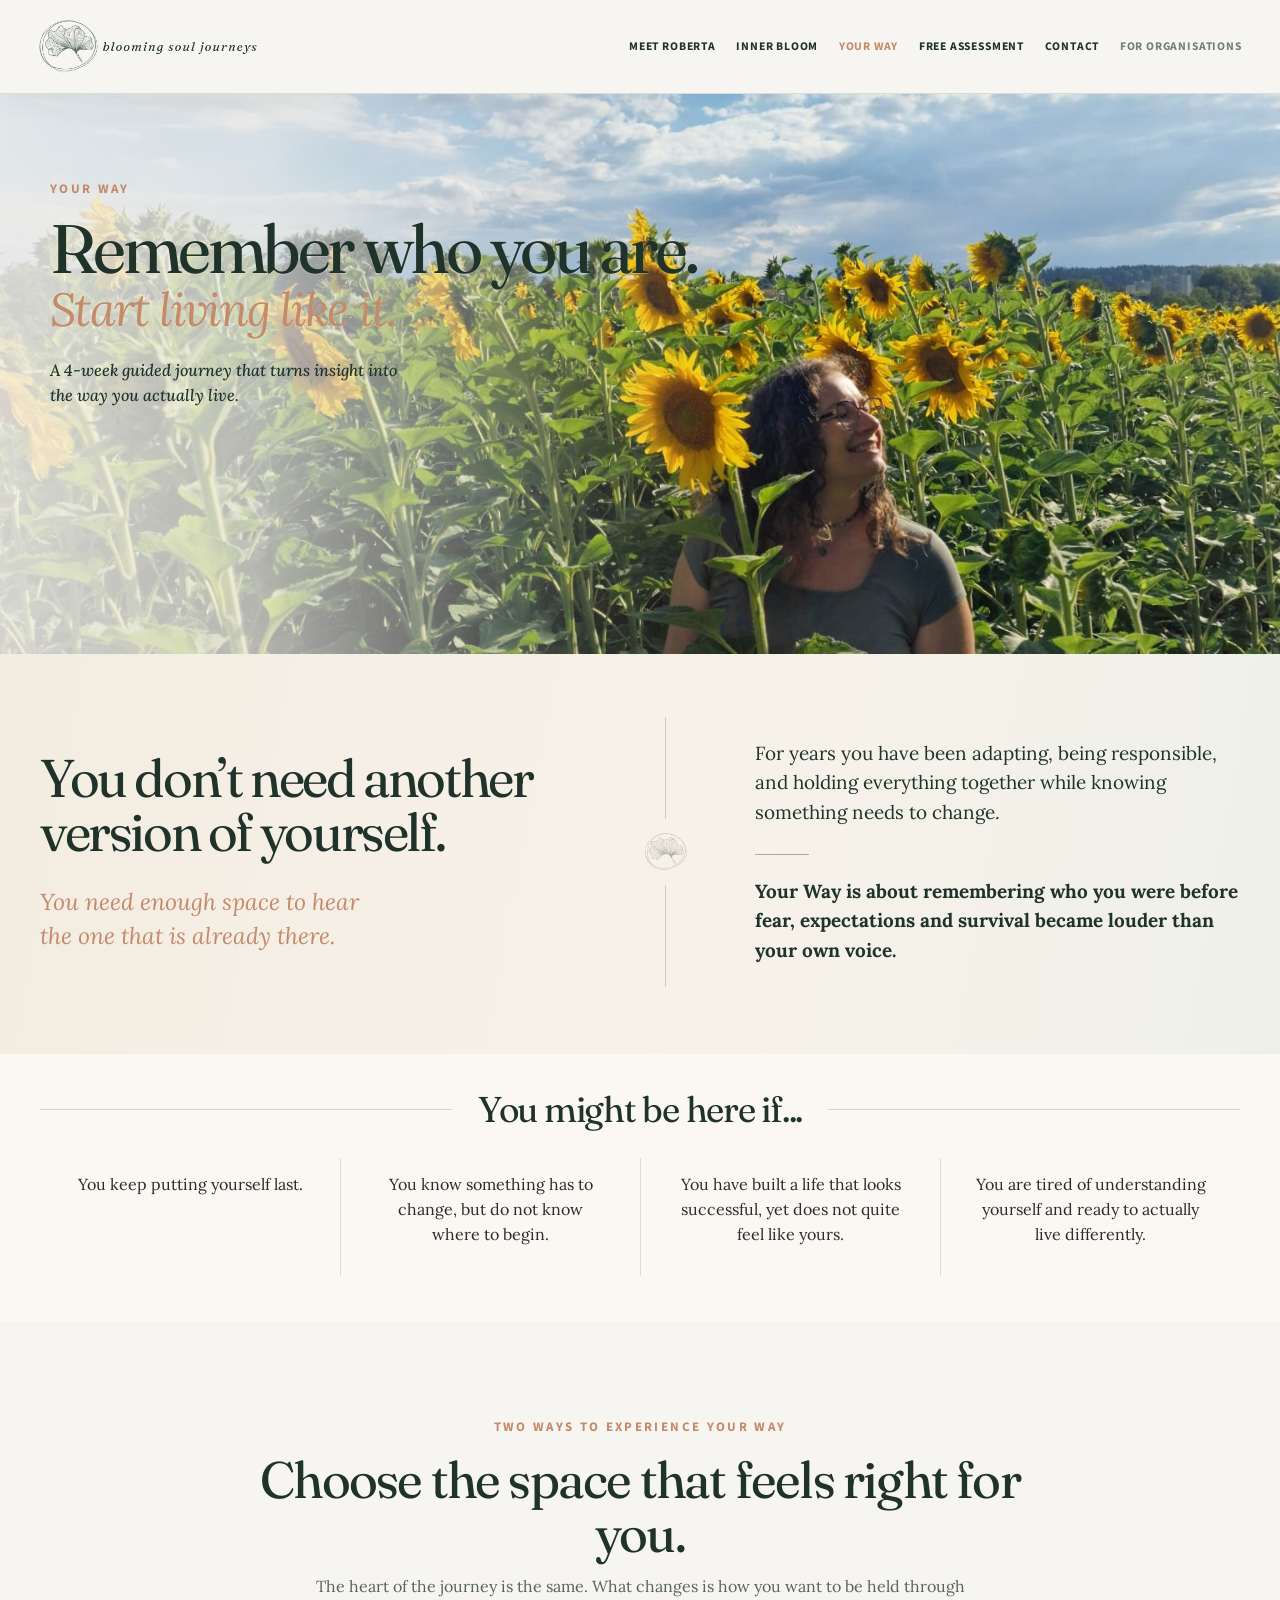
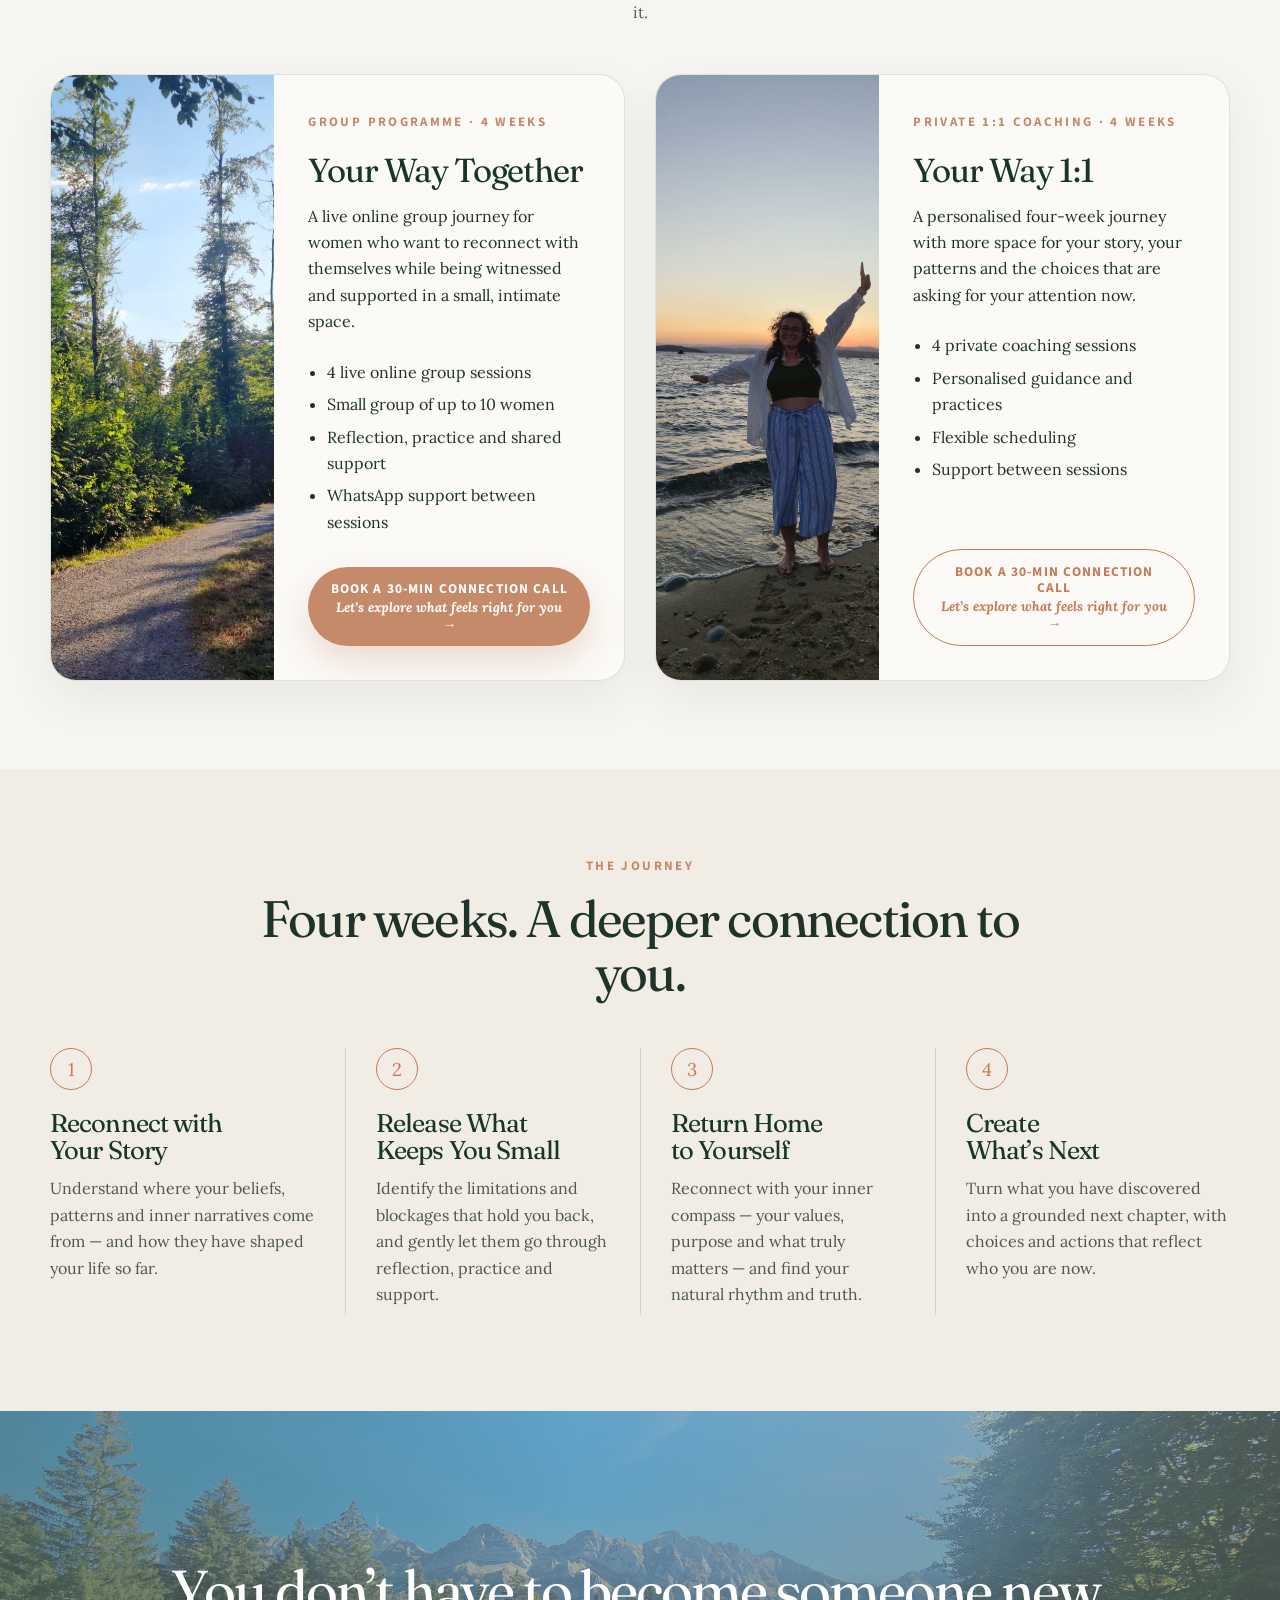
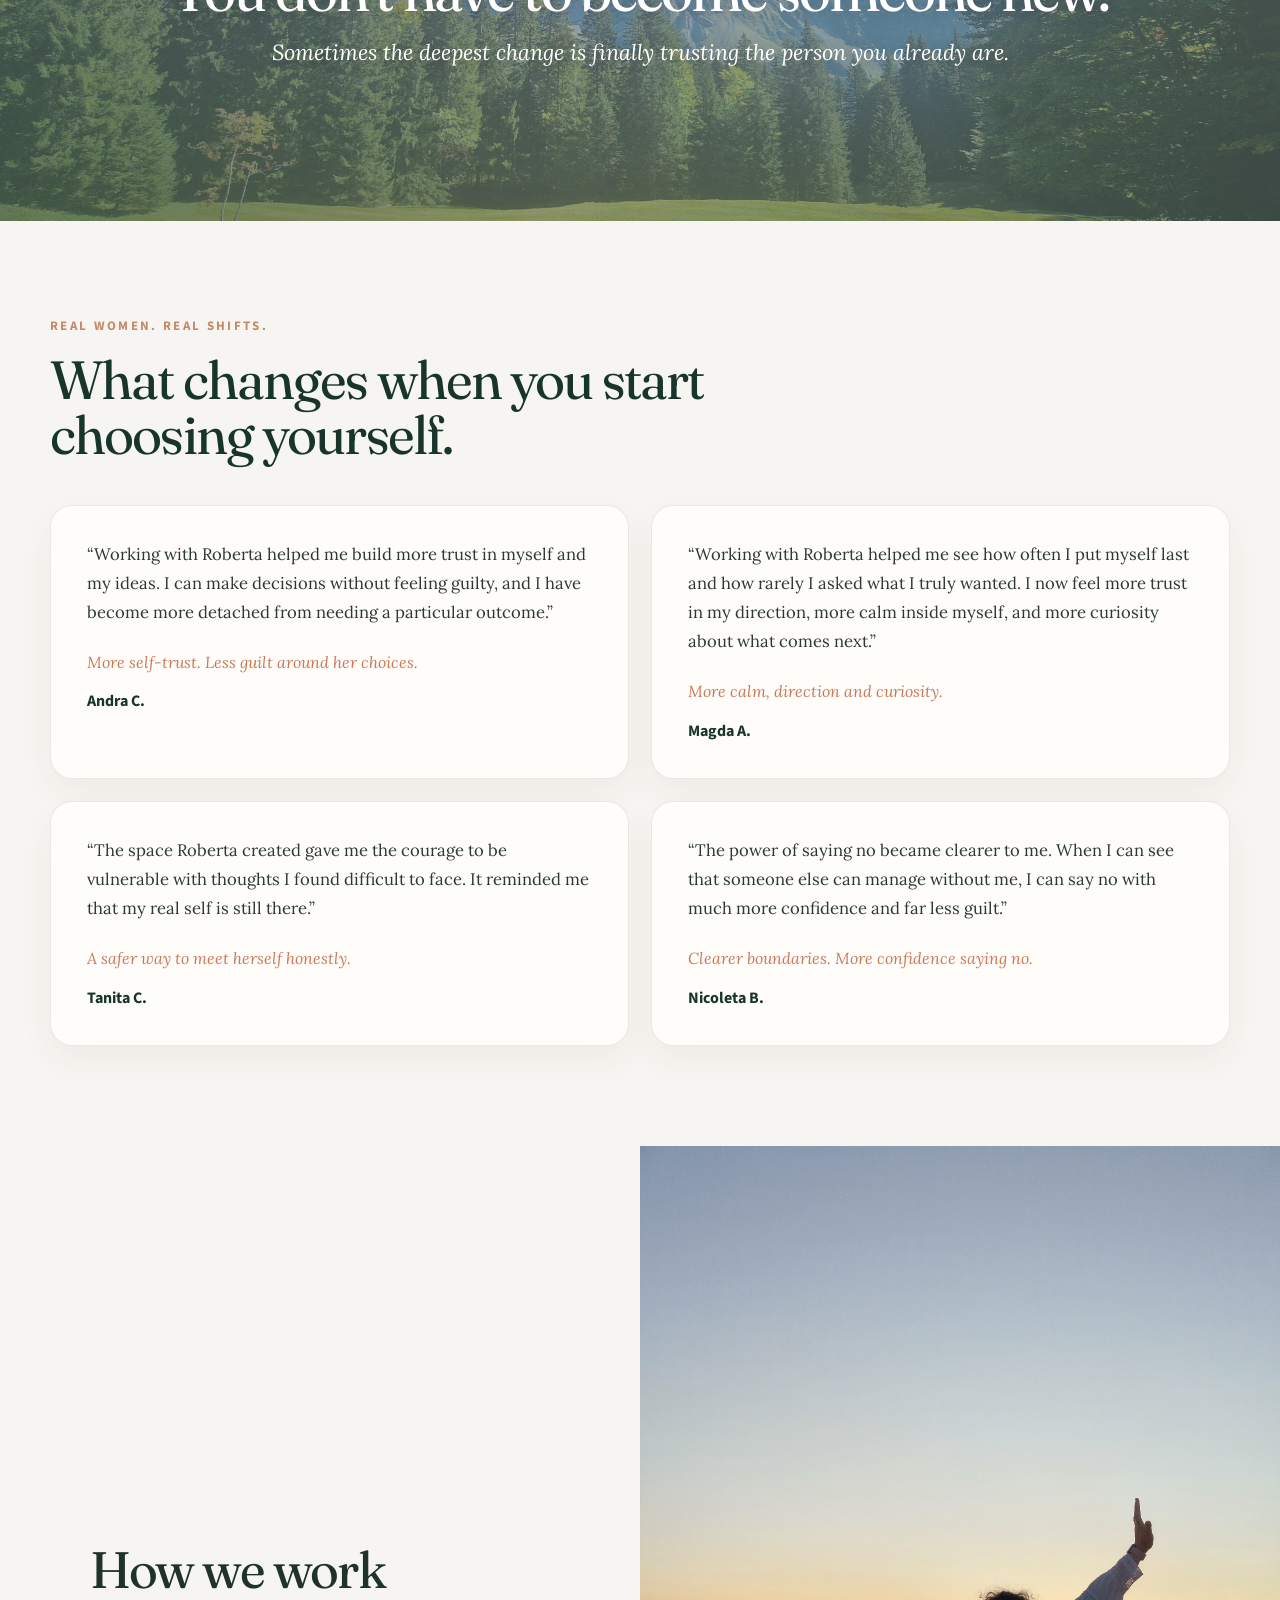
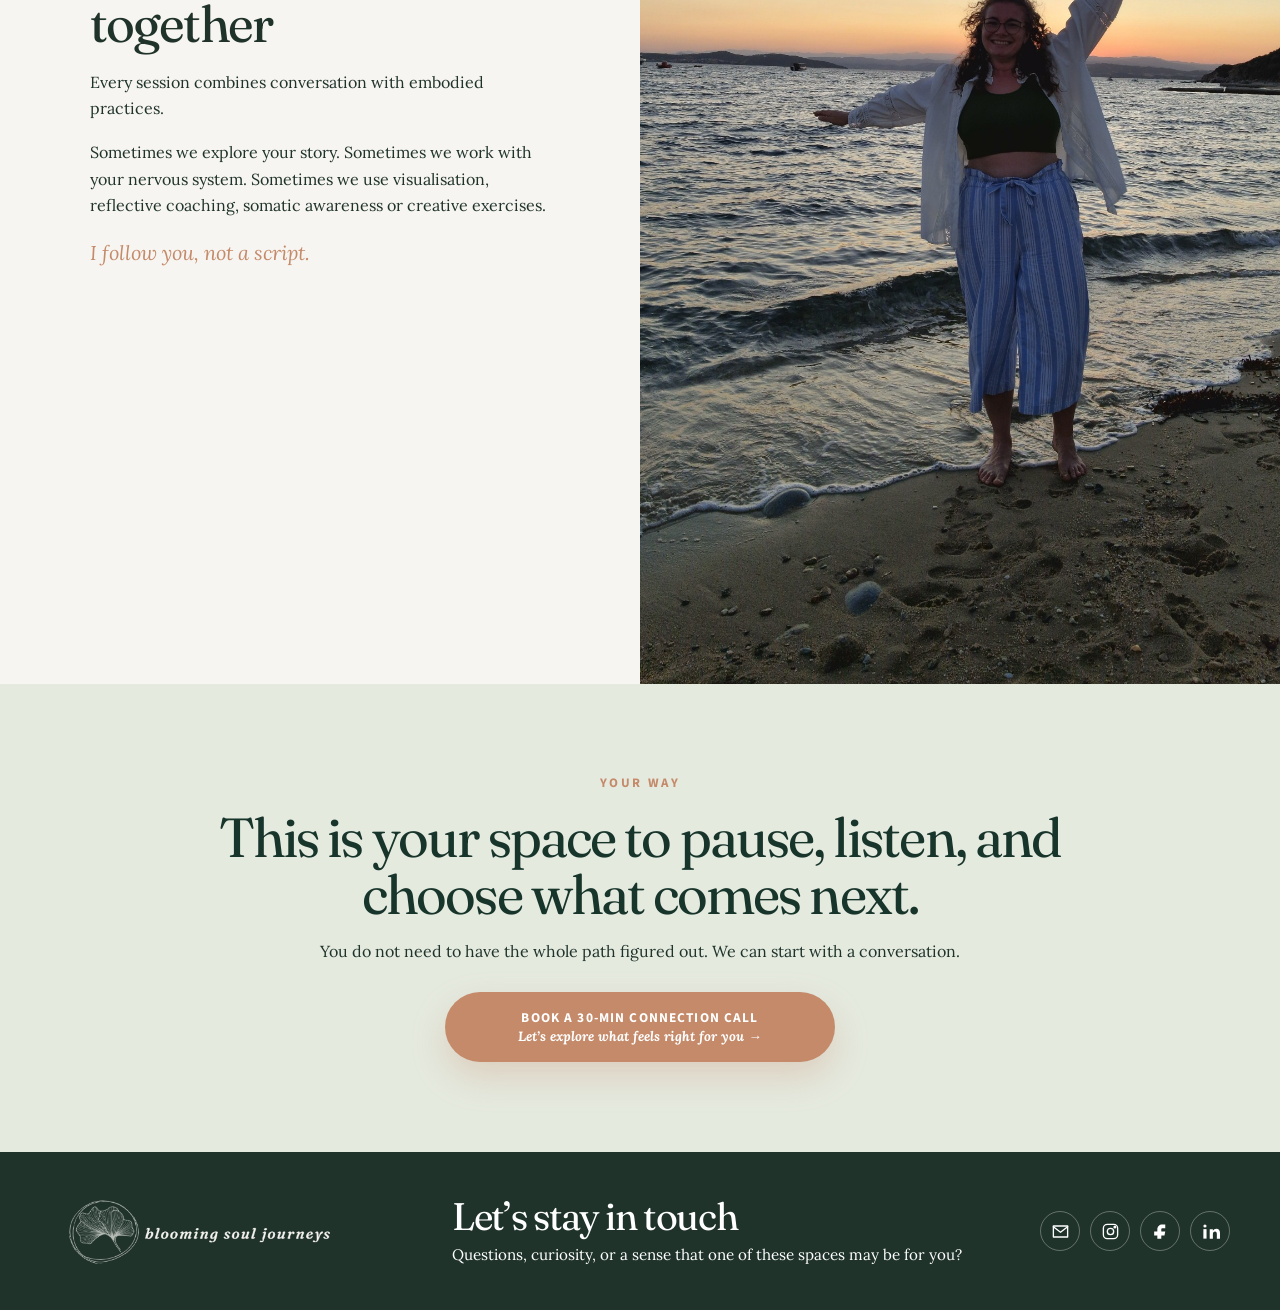
<file: the-freedom-within.html>
<!doctype html>
<html lang="en">
<head>
<meta charset="utf-8">
<meta name="viewport" content="width=device-width, initial-scale=1">
<title>Your Way | 4-Week Group or 1:1 Journey</title>
<meta name="description" content="A four-week guided journey to remember who you are and start living like it.">
<link rel="preconnect" href="https://fonts.googleapis.com">
<link rel="preconnect" href="https://fonts.gstatic.com" crossorigin>
<link href="https://fonts.googleapis.com/css2?family=Fraunces:opsz,wght@9..144,300..700&family=Lora:ital,wght@0,400..700;1,400..700&family=Source+Sans+3:wght@400;500;600;700&display=swap" rel="stylesheet">
<link rel="stylesheet" href="legacy-pages.css?v=31">

  <link rel="stylesheet" href="site-shell.css?v=27">
</head>
<body>
<a class="skip-link" href="#main">Skip to content</a>

<div data-site-header></div>

<main id="main">
<section class="hero freedom-hero-v22"><img class="hero-bg" src="hero-sunflowers.jpg" alt="Roberta standing among sunflowers under an open blue sky"><div class="hero-shade"></div><div class="hero-content container"><p class="eyebrow">Your Way</p><h1><span class="freedom-title-line">Remember who you are.</span><span class="freedom-title-second">Start living like it.</span></h1><p class="lead">A 4-week guided journey that turns insight into<br>the way you actually live.</p></div></section>
<section class="freedom-philosophy">
  <div class="freedom-philosophy-inner">
    <div class="freedom-philosophy-left">
      <h2>You don’t need another<br>version of yourself.</h2>
      <p class="freedom-philosophy-quote">You need enough space to hear<br>the one that is already there.</p>
    </div>

    <div class="freedom-philosophy-divider" aria-hidden="true">
      <span></span>
      <img src="ginkgo-icon.png" alt="">
      <span></span>
    </div>

    <div class="freedom-philosophy-right">
      <p>For years you have been adapting, being responsible, and holding everything together while knowing something needs to change.</p>
      <div class="freedom-philosophy-rule"></div>
      <p class="freedom-philosophy-strong"><strong>Your Way is about remembering who you were before fear, expectations and survival became louder than your own voice.</strong></p>
    </div>
  </div>
</section>
<section class="freedom-recognition">
  <div class="freedom-recognition-inner">
    <div class="freedom-recognition-heading">
      <span></span>
      <h2>You might be here if...</h2>
      <span></span>
    </div>

    <div class="freedom-recognition-grid">
      <article><p>You keep putting yourself last.</p></article>
      <article><p>You know something has to change, but do not know where to begin.</p></article>
      <article><p>You have built a life that looks successful, yet does not quite feel like yours.</p></article>
      <article><p>You are tired of understanding yourself and ready to actually live differently.</p></article>
    </div>
  </div>
</section>



<section class="section your-way-paths" id="paths">
  <div class="container">
    <div class="section-heading center">
      <p class="eyebrow">Two ways to experience Your Way</p>
      <h2>Choose the space that feels right for you.</h2>
      <p class="path-intro">The heart of the journey is the same. What changes is how you want to be held through it.</p>
    </div>

    <div class="your-way-path-grid">
      <article class="your-way-path-card">
        <div class="path-card-image">
          <img src="forest-path.jpg" alt="A quiet path through the forest" loading="lazy">
        </div>
        <div class="path-card-copy">
          <p class="eyebrow">Group programme · 4 weeks</p>
          <h3>Your Way Together</h3>
          <p>A live online group journey for women who want to reconnect with themselves while being witnessed and supported in a small, intimate space.</p>
          <ul>
            <li>4 live online group sessions</li>
            <li>Small group of up to 10 women</li>
            <li>Reflection, practice and shared support</li>
            <li>WhatsApp support between sessions</li>
          </ul>
          <a class="button button-primary connection-call" href="https://calendly.com/robertamartin/beyond-surviving-30-minute-call">
            <strong>Book a 30-min connection call</strong>
            <span>Let’s explore what feels right for you →</span>
          </a>
        </div>
      </article>

      <article class="your-way-path-card">
        <div class="path-card-image">
          <img src="freedom-work.jpg" alt="A quiet reflective coaching setting" loading="lazy">
        </div>
        <div class="path-card-copy">
          <p class="eyebrow">Private 1:1 coaching · 4 weeks</p>
          <h3>Your Way 1:1</h3>
          <p>A personalised four-week journey with more space for your story, your patterns and the choices that are asking for your attention now.</p>
          <ul>
            <li>4 private coaching sessions</li>
            <li>Personalised guidance and practices</li>
            <li>Flexible scheduling</li>
            <li>Support between sessions</li>
          </ul>
          <a class="button button-outline connection-call" href="https://calendly.com/robertamartin/beyond-surviving-30-minute-call">
            <strong>Book a 30-min connection call</strong>
            <span>Let’s explore what feels right for you →</span>
          </a>
        </div>
      </article>
    </div>
  </div>
</section>

<section class="section your-way-journey">
  <div class="container">
    <div class="section-heading center">
      <p class="eyebrow">The journey</p>
      <h2>Four weeks. A deeper connection to you.</h2>
    </div>
    <div class="your-way-weeks">
      <article>
        <span class="week-circle">1</span>
        <h3>Reconnect with<br>Your Story</h3>
        <p>Understand where your beliefs, patterns and inner narratives come from — and how they have shaped your life so far.</p>
      </article>
      <article>
        <span class="week-circle">2</span>
        <h3>Release What<br>Keeps You Small</h3>
        <p>Identify the limitations and blockages that hold you back, and gently let them go through reflection, practice and support.</p>
      </article>
      <article>
        <span class="week-circle">3</span>
        <h3>Return Home<br>to Yourself</h3>
        <p>Reconnect with your inner compass — your values, purpose and what truly matters — and find your natural rhythm and truth.</p>
      </article>
      <article>
        <span class="week-circle">4</span>
        <h3>Create<br>What’s Next</h3>
        <p>Turn what you have discovered into a grounded next chapter, with choices and actions that reflect who you are now.</p>
      </article>
    </div>
  </div>
</section>

<section class="your-way-pagebreak" aria-label="A quiet pause in the journey">
  <img src="your-way-pagebreak.png" alt="Mountain ridge above a quiet green forest" loading="lazy">
  <div class="your-way-pagebreak-overlay"></div>
  <div class="your-way-pagebreak-copy">
    <h2>You don’t have to become someone new.</h2>
    <p>Sometimes the deepest change is finally trusting the person you already are.</p>
  </div>
</section>

<section class="section your-way-testimonials">
  <div class="container">
    <div class="testimonial-heading">
      <p class="eyebrow">Real women. Real shifts.</p>
      <h2>What changes when you start choosing yourself.</h2>
    </div>
    <div class="your-way-testimonial-grid">
      <article class="testimonial-card-v2">
        <blockquote>“Working with Roberta helped me build more trust in myself and my ideas. I can make decisions without feeling guilty, and I have become more detached from needing a particular outcome.”</blockquote>
        <p class="testimonial-result">More self-trust. Less guilt around her choices.</p>
        <cite>Andra C.</cite>
      </article>
      <article class="testimonial-card-v2">
        <blockquote>“Working with Roberta helped me see how often I put myself last and how rarely I asked what I truly wanted. I now feel more trust in my direction, more calm inside myself, and more curiosity about what comes next.”</blockquote>
        <p class="testimonial-result">More calm, direction and curiosity.</p>
        <cite>Magda A.</cite>
      </article>
      <article class="testimonial-card-v2">
        <blockquote>“The space Roberta created gave me the courage to be vulnerable with thoughts I found difficult to face. It reminded me that my real self is still there.”</blockquote>
        <p class="testimonial-result">A safer way to meet herself honestly.</p>
        <cite>Tanita C.</cite>
      </article>
      <article class="testimonial-card-v2">
        <blockquote>“The power of saying no became clearer to me. When I can see that someone else can manage without me, I can say no with much more confidence and far less guilt.”</blockquote>
        <p class="testimonial-result">Clearer boundaries. More confidence saying no.</p>
        <cite>Nicoleta B.</cite>
      </article>
    </div>
  </div>
</section>

<section class="grid-2 soft"><div class="split-copy"><h2>How we work together</h2><p>Every session combines conversation with embodied practices.</p><p>Sometimes we explore your story. Sometimes we work with your nervous system. Sometimes we use visualisation, reflective coaching, somatic awareness or creative exercises.</p><p class="quote">I follow you, not a script.</p></div><div class="split-image"><img src="freedom-work.jpg" alt="Roberta in nature"></div></section>
<section class="section your-way-final-cta">
  <div class="container center">
    <p class="eyebrow">Your Way</p>
    <h2>This is your space to pause, listen, and choose what comes next.</h2>
    <p>You do not need to have the whole path figured out. We can start with a conversation.</p>
    <a class="button button-primary connection-call final-connection-call" href="https://calendly.com/robertamartin/beyond-surviving-30-minute-call">
      <strong>Book a 30-min connection call</strong>
      <span>Let’s explore what feels right for you →</span>
    </a>
  </div>
</section>
</main>

<div data-site-footer></div>
<script src="legacy-pages.js?v=27"></script>

  <script src="site-shell.js?v=27"></script>
</body></html>
</file>
<file: styles.css>
:root{--sand:#DCC9AE;--linen:#EAE2D6;--sage:#A7B59A;--mist:#B7C9C7;--forest:#1F332B;--clay:#C48A6A;--white:#F7F5F1;--paper:#FBF9F4;--line:rgba(31,51,43,.15)}
*{box-sizing:border-box}html{scroll-behavior:smooth}body{margin:0;background:var(--paper);color:var(--forest);font-family:Lora,Georgia,serif;font-size:18px;line-height:1.75}img{display:block;max-width:100%}a{color:inherit}.wide{width:min(1180px,calc(100% - 44px));margin:auto}.section{padding:clamp(90px,10vw,150px) 0}.center{text-align:center}.skip-link{position:fixed;top:-60px;left:20px;z-index:100;background:var(--forest);color:white;padding:10px 15px}.skip-link:focus{top:20px}
h1,h2,h3{font-family:Fraunces,Georgia,serif;font-weight:430;line-height:1.01;letter-spacing:-.045em;margin:0}h1{font-size:clamp(3.2rem,6.4vw,6.4rem)}h2{font-size:clamp(2.5rem,4.7vw,4.8rem)}h3{font-size:clamp(2rem,3.4vw,3.5rem)}p{margin:0 0 1.15rem}em{font-style:italic;color:var(--clay)}.eyebrow{font:700 .78rem "Source Sans 3",sans-serif;letter-spacing:.24em;text-transform:uppercase;color:var(--clay);margin-bottom:1.2rem}.pull{font-size:clamp(1.3rem,2vw,1.75rem);font-style:italic;color:var(--clay);line-height:1.45}
.site-header{position:absolute;z-index:30;inset:0 0 auto;width:min(1460px,calc(100% - 48px));margin:auto;padding:22px 0;display:flex;align-items:center;justify-content:space-between}.brand img{width:255px;max-height:80px;object-fit:contain;object-position:left}.site-nav{display:flex;gap:22px;align-items:center;font:700 .72rem "Source Sans 3",sans-serif;text-transform:uppercase;letter-spacing:.04em}.site-nav a{text-decoration:none;opacity:.8}.site-nav a:hover{opacity:1}.menu-toggle{display:none;border:0;background:none}.menu-toggle span{display:block;width:26px;height:2px;background:var(--forest);margin:5px}
.hero{position:relative;min-height:100vh;display:grid;align-items:center;overflow:hidden}.hero-image{position:absolute;inset:0;width:100%;height:100%;object-fit:cover}.hero-overlay{position:absolute;inset:0;background:linear-gradient(90deg,rgba(251,249,244,.96),rgba(251,249,244,.8) 40%,rgba(251,249,244,.05) 75%)}.hero-copy{position:relative;z-index:2;width:min(1180px,calc(100% - 44px));margin:auto;padding-top:120px}.hero-copy h1{max-width:820px}.hero-line{font-size:clamp(1.35rem,2vw,1.75rem);font-style:italic;color:var(--clay);margin:1.8rem 0 2rem}.hero-copy small{display:block;margin-top:1rem;font-style:italic}
.button{display:inline-flex;align-items:center;justify-content:center;min-height:54px;padding:.9rem 1.65rem;border-radius:999px;text-decoration:none;text-transform:uppercase;letter-spacing:.075em;font:700 .8rem "Source Sans 3",sans-serif;transition:.2s}.button:hover{transform:translateY(-2px)}.primary{background:var(--clay);color:white;box-shadow:0 14px 32px rgba(196,138,106,.28)}.light{background:rgba(247,245,241,.9);color:var(--forest);border:1px solid rgba(247,245,241,.7)}
.recognition h2{max-width:720px;margin-bottom:70px}.recognition-lines{display:grid;grid-template-columns:repeat(4,1fr);border-top:1px solid var(--line);border-bottom:1px solid var(--line)}.recognition-lines article{padding:42px 30px;min-height:250px;border-right:1px solid var(--line)}.recognition-lines article:last-child{border:0}.recognition-lines span{display:block;font-family:Fraunces;font-size:2.2rem;color:var(--clay);margin-bottom:1.4rem}
.meet,.featured{display:grid;grid-template-columns:1fr 1fr;min-height:760px}.meet{background:linear-gradient(120deg,#dce4d8,#c7d2c2)}.meet-image img,.featured-image img{width:100%;height:100%;object-fit:cover}.meet-copy,.featured-copy{padding:clamp(70px,8vw,125px);display:flex;flex-direction:column;justify-content:center}.meet-copy h2,.featured-copy h2{margin-bottom:1.6rem}.editorial-link{margin-top:1rem;color:var(--clay);font:700 .8rem "Source Sans 3",sans-serif;text-transform:uppercase;letter-spacing:.08em;text-decoration:none}.program-facts{display:grid;grid-template-columns:repeat(3,1fr);gap:20px;margin:2rem 0 2.5rem}.program-facts div{border-top:1px solid var(--line);padding-top:1rem}.program-facts strong,.program-facts span{display:block}.program-facts strong{font:700 .9rem "Source Sans 3",sans-serif}.program-facts span{font-size:.87rem}.featured{background:var(--white)}
.quote-break{padding:clamp(100px,13vw,180px) 22px;background:var(--linen);text-align:center}.quote-break p{font-size:clamp(2.2rem,4.5vw,5rem);line-height:1.12;margin:0}
.pathways h2{margin-bottom:85px}.pathway{display:grid;grid-template-columns:80px minmax(260px,.85fr) 1.2fr auto;gap:35px;align-items:center;padding:45px 0;border-top:1px solid var(--line)}.pathway:last-child{border-bottom:1px solid var(--line)}.path-number{font-family:Fraunces;font-size:2rem;color:var(--clay)}.pathway h3{font-size:clamp(2rem,3vw,3.1rem)}.pathway a{text-decoration:none;color:var(--clay);font:700 .8rem "Source Sans 3",sans-serif;text-transform:uppercase;letter-spacing:.07em}
.leadership{padding:clamp(105px,12vw,175px) 22px;background:var(--forest);color:white}.leadership-inner{width:min(1000px,100%);margin:auto;text-align:center}.leadership h2{margin-bottom:2rem}.leadership p:not(.eyebrow){max-width:720px;margin:0 auto 2.2rem}.leadership .eyebrow{color:var(--sand)}
.stories{background:var(--white)}.stories h2{margin-bottom:90px}.stories-grid{display:grid;grid-template-columns:repeat(3,1fr);gap:70px 34px}.stories figure{position:relative;margin:0;padding:62px 28px 30px;border:1px solid var(--line);border-radius:28px;background:var(--paper);min-height:295px}.stories img{position:absolute;top:-43px;left:28px;width:88px;height:88px;border-radius:50%;object-fit:cover;border:8px solid var(--white)}blockquote{margin:0;font-size:1rem;line-height:1.7}.stories figcaption{margin-top:1.2rem;color:var(--clay);font:700 .85rem "Source Sans 3",sans-serif}
.assessment{display:grid;grid-template-columns:1.05fr .95fr;min-height:680px;background:linear-gradient(120deg,var(--linen),#f5eee4)}.assessment-copy{padding:clamp(75px,9vw,135px);display:flex;flex-direction:column;justify-content:center}.assessment-copy h2{margin-bottom:1.5rem}.assessment-space{background:radial-gradient(circle at 35% 50%,rgba(167,181,154,.5),transparent 25%),radial-gradient(circle at 70% 30%,rgba(196,138,106,.3),transparent 28%)}
.final-invitation{position:relative;min-height:850px;display:grid;align-items:center;overflow:hidden}.final-invitation>img{position:absolute;inset:0;width:100%;height:100%;object-fit:cover}.final-overlay{position:absolute;inset:0;background:linear-gradient(90deg,rgba(31,51,43,.8),rgba(31,51,43,.25))}.final-copy{position:relative;z-index:2;width:min(760px,calc(100% - 44px));margin-left:max(22px,calc((100vw - 1180px)/2));color:white}.final-copy .eyebrow{color:var(--sand)}.final-copy h2{margin-bottom:1.6rem}.final-copy p:not(.eyebrow){font-size:1.2rem;max-width:660px}
footer{background:var(--forest);color:white;padding:45px 0}.footer-inner{width:min(1180px,calc(100% - 44px));margin:auto;display:grid;grid-template-columns:280px 1fr auto;gap:42px;align-items:center}.footer-inner img{width:250px}.footer-links{display:flex;gap:18px}.footer-links a{text-decoration:none;font:600 .85rem "Source Sans 3",sans-serif}
.reveal{opacity:0;transform:translateY(22px);transition:.7s}.reveal.visible{opacity:1;transform:none}
@media(max-width:1000px){.site-nav{position:fixed;right:0;top:0;height:100vh;width:min(360px,88vw);padding:110px 32px;background:var(--forest);color:white;flex-direction:column;align-items:flex-start;transform:translateX(105%);transition:.25s}.site-nav.open{transform:none}.menu-toggle{display:block;z-index:40}.meet,.featured,.assessment{grid-template-columns:1fr}.meet-image,.featured-image{min-height:560px}.recognition-lines{grid-template-columns:repeat(2,1fr)}.recognition-lines article:nth-child(2){border-right:0}.recognition-lines article:nth-child(-n+2){border-bottom:1px solid var(--line)}.pathway{grid-template-columns:60px 1fr}.pathway>p,.pathway>a{grid-column:2}.stories-grid{grid-template-columns:repeat(2,1fr)}.footer-inner{grid-template-columns:1fr}}
@media(max-width:650px){body{font-size:16px}.site-header{width:calc(100% - 28px)}.brand img{width:190px}.hero{min-height:790px;align-items:end}.hero-copy{padding:140px 0 80px}.hero-overlay{background:linear-gradient(180deg,rgba(251,249,244,.25),rgba(251,249,244,.92) 62%,rgba(251,249,244,.99))}.recognition-lines{grid-template-columns:1fr}.recognition-lines article{border-right:0;border-bottom:1px solid var(--line)}.meet-image,.featured-image{min-height:440px}.meet-copy,.featured-copy,.assessment-copy{padding:60px 22px}.program-facts{grid-template-columns:1fr}.pathway{grid-template-columns:44px 1fr;gap:18px}.stories-grid{grid-template-columns:1fr}.assessment-space{min-height:260px}.final-invitation{min-height:760px;align-items:end}.final-overlay{background:linear-gradient(180deg,rgba(31,51,43,.15),rgba(31,51,43,.88) 65%)}.final-copy{margin:0 auto;padding-bottom:75px}.button{width:100%}}


/* Homepage benchmark V2 refinements */
.brand img{
  width:clamp(230px,17vw,330px);
  max-height:86px;
  object-fit:contain;
  object-position:left center;
}
.hero-copy{padding-top:118px}
.ginkgo-mark{
  width:58px;
  height:58px;
  object-fit:contain;
  opacity:.78;
  margin-bottom:1.25rem;
  transform:rotate(-5deg);
}
.recognition-lines article:nth-child(2) .ginkgo-mark{transform:rotate(8deg)}
.recognition-lines article:nth-child(3) .ginkgo-mark{transform:rotate(-10deg)}
.recognition-lines article:nth-child(4) .ginkgo-mark{transform:rotate(5deg)}
.recognition-lines span{display:none}
.pathways .pathway:nth-of-type(3){
  background:linear-gradient(90deg,rgba(234,226,214,.35),transparent);
}
@media(max-width:650px){
  .brand img{width:220px;max-height:72px}
  .ginkgo-mark{width:52px;height:52px}
}


/* Homepage benchmark V3 */

/* Narrower Meet Roberta composition */
.meet{
  min-height:560px;
  grid-template-columns:.94fr 1.06fr;
}
.meet-image{min-height:560px}
.meet-image img{object-position:center 42%}
.meet-copy{
  padding:clamp(48px,5.5vw,82px);
}
.meet-copy h2{
  font-size:clamp(2.3rem,3.7vw,4rem);
  max-width:620px;
}

/* Premium Beyond Surviving detail icons */
.featured{
  min-height:640px;
}
.featured-copy{
  padding:clamp(58px,6.5vw,96px);
}
.premium-facts{
  grid-template-columns:repeat(4,minmax(0,1fr));
  gap:22px;
  margin:2.2rem 0 2.6rem;
}
.premium-facts .fact-item{
  border-top:1px solid var(--line);
  padding-top:1.1rem;
}
.fact-icon{
  display:grid;
  place-items:center;
  width:48px;
  height:48px;
  margin-bottom:.9rem;
  border:1px solid rgba(31,51,43,.25);
  border-radius:50%;
  color:var(--forest);
  background:rgba(247,245,241,.56);
}
.fact-icon svg{
  width:27px;
  height:27px;
  fill:none;
  stroke:currentColor;
  stroke-width:1.65;
  stroke-linecap:round;
  stroke-linejoin:round;
}
.premium-facts strong,
.premium-facts span{
  display:block;
}
.premium-facts strong{
  font:700 .82rem "Source Sans 3",sans-serif;
  line-height:1.35;
}
.premium-facts span{
  margin-top:.3rem;
  font-size:.82rem;
  line-height:1.45;
}

/* Women-only testimonials directly after the featured offer */
.featured-stories{
  padding:clamp(82px,9vw,130px) 0;
  background:var(--white);
}
.featured-stories h2{
  margin-bottom:78px;
}
.featured-story-grid{
  display:grid;
  grid-template-columns:repeat(3,1fr);
  gap:34px;
}
.featured-story-grid figure{
  position:relative;
  margin:0;
  min-height:290px;
  padding:66px 30px 30px;
  border:1px solid var(--line);
  border-radius:28px;
  background:var(--paper);
  box-shadow:0 16px 44px rgba(31,51,43,.07);
}
.featured-story-grid img{
  position:absolute;
  top:-43px;
  left:30px;
  width:88px;
  height:88px;
  object-fit:cover;
  border:8px solid var(--white);
  border-radius:50%;
}
.featured-story-grid blockquote{
  margin:0;
  font-size:1.04rem;
  line-height:1.72;
}
.featured-story-grid figcaption{
  margin-top:1.25rem;
  color:var(--clay);
  font:700 .84rem "Source Sans 3",sans-serif;
}

/* Two-path editorial section */
.other-paths{
  display:grid;
  grid-template-columns:.95fr 1.05fr;
  min-height:720px;
  background:linear-gradient(120deg,#dce4d8,#c7d2c2);
}
.other-paths-image{
  min-height:720px;
  overflow:hidden;
}
.other-paths-image img{
  width:100%;
  height:100%;
  object-fit:cover;
  object-position:center 58%;
}
.other-paths-copy{
  display:flex;
  flex-direction:column;
  justify-content:center;
  padding:clamp(65px,7vw,110px);
}
.other-paths-copy>h2{
  max-width:650px;
  margin-bottom:2.5rem;
}
.other-path{
  display:grid;
  grid-template-columns:64px 1fr;
  gap:24px;
  padding:2rem 0;
  border-top:1px solid rgba(31,51,43,.18);
}
.other-path:last-child{
  border-bottom:1px solid rgba(31,51,43,.18);
}
.path-ginkgo{
  width:52px;
  height:52px;
  object-fit:contain;
  opacity:.72;
}
.other-path .eyebrow{
  margin-bottom:.45rem;
}
.other-path h3{
  font-size:clamp(2rem,3vw,3.15rem);
  margin-bottom:.8rem;
}
.other-path a{
  color:var(--clay);
  text-decoration:none;
  text-transform:uppercase;
  letter-spacing:.07em;
  font:700 .8rem "Source Sans 3",sans-serif;
}

/* Removed the large assessment block; final CTA links directly to the assessment. */

@media(max-width:1000px){
  .meet,
  .other-paths{grid-template-columns:1fr}
  .premium-facts{grid-template-columns:repeat(2,1fr)}
  .featured-story-grid{grid-template-columns:repeat(2,1fr)}
  .featured-story-grid figure:last-child{grid-column:1/-1;max-width:560px;width:100%;margin-inline:auto}
  .other-paths-image{min-height:520px}
}
@media(max-width:650px){
  .meet-image{min-height:420px}
  .premium-facts{grid-template-columns:1fr 1fr;gap:16px}
  .fact-icon{width:44px;height:44px}
  .featured-story-grid{grid-template-columns:1fr}
  .featured-story-grid figure:last-child{grid-column:auto}
  .other-paths-image{min-height:430px}
  .other-paths-copy{padding:60px 22px}
  .other-path{grid-template-columns:50px 1fr;gap:16px}
  .path-ginkgo{width:44px;height:44px}
}


/* Homepage Benchmark V4 refinements */

.hero{min-height:100vh;place-items:center}
.hero-overlay{
  background:
    linear-gradient(180deg,rgba(16,28,24,.18),rgba(16,28,24,.46)),
    linear-gradient(90deg,rgba(16,28,24,.22),rgba(16,28,24,.08))
}
.hero-copy{
  width:min(820px,calc(100% - 44px));
  margin:0 auto;
  padding:150px 0 90px;
  text-align:center;
  color:var(--white)
}
.hero-copy h1{
  max-width:820px;
  margin-inline:auto;
  font-size:clamp(2.6rem,4.5vw,4.7rem);
  line-height:1.08;
  letter-spacing:-.035em
}
.hero-line{
  margin:1.4rem auto 1.8rem;
  max-width:720px;
  color:var(--sand);
  font-size:clamp(1.25rem,1.9vw,1.75rem);
  line-height:1.45
}
.hero-copy small{color:var(--white);opacity:.88}

.meet{
  width:min(1180px,calc(100% - 44px));
  margin:0 auto;
  min-height:470px;
  grid-template-columns:.92fr 1.08fr;
  overflow:hidden
}
.meet-image{min-height:470px}
.meet-copy{padding:clamp(42px,4.7vw,70px)}
.meet-copy h2{font-size:clamp(2.15rem,3.15vw,3.5rem);max-width:600px}
.meet-copy p{font-size:.98rem;line-height:1.72}

.featured{
  width:min(1180px,calc(100% - 44px));
  margin:0 auto;
  min-height:560px
}
.featured-image{min-height:560px}
.featured-copy{padding:clamp(48px,5vw,76px)}
.featured-copy h2{font-size:clamp(2.7rem,4vw,4.3rem)}
.featured-benefit{max-width:620px;margin-top:-.25rem;font-size:1rem;line-height:1.7}
.premium-facts{gap:18px;margin:1.8rem 0 2.2rem}
.premium-facts .fact-item{padding-top:.9rem}
.fact-icon{width:42px;height:42px;border:0;border-radius:0;background:transparent;margin-bottom:.7rem}
.fact-icon svg{width:30px;height:30px;stroke-width:1.35}
.premium-facts strong{font-size:.78rem}
.premium-facts span{font-size:.76rem}
.featured .button{width:100%;max-width:470px}

.featured-stories{background:#DCC9AE;padding:clamp(76px,8vw,112px) 0}
.featured-stories h2{margin-bottom:72px}
.featured-story-grid figure{
  background:rgba(247,245,241,.82);
  box-shadow:none;
  border-color:rgba(31,51,43,.12)
}
.featured-story-grid img{border-color:#DCC9AE}

.other-paths{
  width:min(1180px,calc(100% - 44px));
  min-height:520px;
  margin:0 auto;
  grid-template-columns:1.02fr .98fr;
  background:linear-gradient(120deg,#f5f1e9 0%,#dfe7dc 100%);
  overflow:hidden
}
.other-paths-image{min-height:520px}
.other-paths-copy{padding:clamp(44px,5vw,72px)}
.other-paths-copy>h2{margin-bottom:1.35rem;font-size:clamp(2.25rem,3.4vw,3.8rem)}
.other-path{grid-template-columns:48px 1fr;gap:18px;padding:1.35rem 0}
.path-ginkgo{width:40px;height:40px}
.other-path h3{font-size:clamp(1.75rem,2.45vw,2.7rem);margin-bottom:.45rem}
.other-path p{font-size:.9rem;line-height:1.55;margin-bottom:.6rem}

.cinematic-quote{
  position:relative;
  min-height:560px;
  display:grid;
  place-items:center;
  overflow:hidden
}
.cinematic-quote>img{
  position:absolute;
  inset:0;
  width:100%;
  height:100%;
  object-fit:cover;
  object-position:center 56%
}
.cinematic-quote-overlay{
  position:absolute;
  inset:0;
  background:linear-gradient(180deg,rgba(18,32,27,.25),rgba(18,32,27,.62))
}
.cinematic-quote-copy{
  position:relative;
  z-index:2;
  width:min(900px,calc(100% - 44px));
  text-align:center;
  color:var(--white)
}
.cinematic-quote-copy p{
  margin:0;
  font-family:Fraunces,Georgia,serif;
  font-size:clamp(2.35rem,4.6vw,5rem);
  line-height:1.08;
  letter-spacing:-.04em
}
.cinematic-quote-copy em{color:var(--sand)}

footer{padding:48px 0}
.footer-inner{grid-template-columns:260px minmax(320px,1fr) auto}
.footer-copy h3{margin-bottom:.35rem}
.footer-copy p{margin:0}
.footer-socials{display:flex;align-items:center;justify-content:flex-end;gap:12px}
.footer-socials a{
  width:42px;
  height:42px;
  display:grid;
  place-items:center;
  border:1px solid rgba(247,245,241,.32);
  border-radius:50%;
  color:var(--white);
  transition:transform .18s ease,background .18s ease
}
.footer-socials a:hover{transform:translateY(-2px);background:rgba(247,245,241,.12)}
.footer-socials svg{
  width:19px;
  height:19px;
  fill:none;
  stroke:currentColor;
  stroke-width:1.7;
  stroke-linecap:round;
  stroke-linejoin:round
}
.footer-socials a:nth-child(3) svg,
.footer-socials a:nth-child(4) svg{fill:currentColor;stroke:none}

@media(max-width:1000px){
  .meet,.featured,.other-paths{width:100%;grid-template-columns:1fr}
  .meet-image,.featured-image,.other-paths-image{min-height:460px}
  .footer-inner{grid-template-columns:1fr}
  .footer-socials{justify-content:flex-start}
}
@media(max-width:650px){
  .hero-copy{padding:130px 0 70px}
  .hero-copy h1{font-size:clamp(2.35rem,10vw,3.4rem)}
  .meet-copy,.featured-copy,.other-paths-copy{padding:54px 22px}
  .premium-facts{grid-template-columns:1fr 1fr}
  .cinematic-quote{min-height:480px}
  .cinematic-quote-copy p{font-size:clamp(2rem,9vw,3.2rem)}
}


/* V5 correction: visibly narrower desktop sections, aligned to the annotated mock-up */
.meet,
.featured,
.other-paths{
  width:min(1040px,calc(100% - 64px));
}

.meet{
  min-height:420px;
}
.meet-image{
  min-height:420px;
}
.meet-copy{
  padding:42px 48px;
}

.featured{
  min-height:520px;
}
.featured-image{
  min-height:520px;
}
.featured-copy{
  padding:44px 48px;
}

.other-paths{
  min-height:470px;
}
.other-paths-image{
  min-height:470px;
}
.other-paths-copy{
  padding:40px 46px;
}

/* Keep testimonial strip compact and clearly distinct */
.featured-stories{
  padding:72px 0 84px;
}
.featured-story-grid{
  width:min(1040px,100%);
  margin-inline:auto;
}
.featured-story-grid figure{
  min-height:250px;
}

/* Stronger premium treatment for feature icons */
.fact-icon{
  color:var(--clay);
  opacity:.9;
}
.fact-icon svg{
  width:32px;
  height:32px;
  stroke-width:1.2;
}
.premium-facts .fact-item{
  border-top-color:rgba(196,138,106,.35);
}

/* Ensure the cinematic quote is one clean standalone section */
.cinematic-quote{
  margin:0;
}

@media(max-width:1100px){
  .meet,
  .featured,
  .other-paths{
    width:calc(100% - 32px);
  }
}
@media(max-width:1000px){
  .meet,
  .featured,
  .other-paths{
    width:100%;
  }
}


/* =========================================================
   HOMEPAGE BENCHMARK V6
   Corrected interpretation: shorter sections, not narrower.
   Sticky navigation bar added.
   ========================================================= */

/* Sticky glass navigation bar */
.site-header{
  position:fixed;
  top:0;
  left:0;
  right:0;
  width:100%;
  max-width:none;
  margin:0;
  padding:14px clamp(20px,3vw,46px);
  background:rgba(247,245,241,.78);
  border-bottom:1px solid rgba(31,51,43,.12);
  backdrop-filter:blur(16px);
  -webkit-backdrop-filter:blur(16px);
  box-shadow:0 8px 30px rgba(31,51,43,.06);
  transition:background .2s ease, box-shadow .2s ease;
}
.brand img{
  width:clamp(220px,15vw,300px);
  max-height:66px;
}
.site-nav{
  gap:clamp(14px,1.6vw,24px);
}
.site-header.scrolled{
  background:rgba(247,245,241,.94);
  box-shadow:0 10px 35px rgba(31,51,43,.10);
}

/* Restore full content width; reduce height instead */
.meet,
.featured,
.other-paths{
  width:min(1180px,calc(100% - 44px));
}

/* Meet Roberta: shorter */
.meet{
  min-height:360px;
}
.meet-image{
  min-height:360px;
}
.meet-copy{
  padding:34px 46px;
}
.meet-copy h2{
  margin-bottom:1rem;
}
.meet-copy p{
  margin-bottom:.75rem;
  line-height:1.6;
}

/* Beyond Surviving: shorter */
.featured{
  min-height:430px;
}
.featured-image{
  min-height:430px;
}
.featured-copy{
  padding:38px 46px;
}
.featured-copy h2{
  margin-bottom:.9rem;
}
.featured-copy .pull{
  margin-bottom:.9rem;
}
.featured-benefit{
  margin-bottom:.9rem;
  line-height:1.55;
}
.premium-facts{
  margin:1.2rem 0 1.5rem;
}
.featured .button{
  min-height:48px;
}

/* Testimonials: slightly shorter */
.featured-stories{
  padding:56px 0 68px;
}
.featured-stories h2{
  margin-bottom:58px;
}
.featured-story-grid figure{
  min-height:220px;
  padding:60px 26px 24px;
}

/* Other Paths: shorter */
.other-paths{
  min-height:390px;
}
.other-paths-image{
  min-height:390px;
}
.other-paths-copy{
  padding:34px 44px;
}
.other-paths-copy>h2{
  margin-bottom:.8rem;
}
.other-path{
  padding:.95rem 0;
}
.other-path h3{
  margin-bottom:.25rem;
}
.other-path p{
  margin-bottom:.35rem;
  line-height:1.45;
}

/* Keep cinematic quote as the only quote section */
.cinematic-quote{
  min-height:500px;
}

/* Compensate for fixed navigation */
.hero{
  padding-top:72px;
}

@media(max-width:1000px){
  .site-header{
    padding:12px 18px;
  }
  .brand img{
    width:210px;
    max-height:58px;
  }
  .site-nav{
    top:0;
    padding-top:96px;
  }

  .meet,
  .featured,
  .other-paths{
    width:100%;
  }
  .meet,
  .featured,
  .other-paths{
    grid-template-columns:1fr;
  }
  .meet-image,
  .featured-image,
  .other-paths-image{
    min-height:380px;
  }
}
@media(max-width:650px){
  .hero{
    padding-top:64px;
  }
  .site-header{
    min-height:64px;
  }
  .brand img{
    width:190px;
    max-height:52px;
  }
  .meet-image,
  .featured-image,
  .other-paths-image{
    min-height:320px;
  }
  .meet-copy,
  .featured-copy,
  .other-paths-copy{
    padding:42px 22px;
  }
}


/* =========================================================
   V7 — Meet Roberta section matched to the supplied example
   Full browser width, approximately 500px tall.
   ========================================================= */

.meet{
  width:100%;
  max-width:none;
  min-height:505px;
  margin:0;
  grid-template-columns:44% 56%;
}

.meet-image{
  min-height:505px;
}

.meet-image img{
  width:100%;
  height:100%;
  object-fit:cover;
  object-position:center 48%;
}

.meet-copy{
  min-height:505px;
  padding:38px clamp(48px,4.5vw,78px);
  justify-content:center;
}

.meet-copy .eyebrow{
  margin-bottom:.9rem;
}

.meet-copy h2{
  max-width:760px;
  margin-bottom:1rem;
  font-size:clamp(2.55rem,3.9vw,4.35rem);
  line-height:1.02;
}

.meet-copy p{
  max-width:730px;
  margin-bottom:.85rem;
  font-size:clamp(.98rem,1.25vw,1.16rem);
  line-height:1.62;
}

.meet-copy .editorial-link{
  margin-top:.45rem;
}

@media(max-width:1000px){
  .meet{
    grid-template-columns:1fr;
    min-height:auto;
  }

  .meet-image{
    min-height:430px;
  }

  .meet-copy{
    min-height:auto;
    padding:52px 34px 58px;
  }
}

@media(max-width:650px){
  .meet-image{
    min-height:340px;
  }

  .meet-copy{
    padding:44px 22px 50px;
  }

  .meet-copy h2{
    font-size:clamp(2.25rem,10vw,3.25rem);
  }
}


/* =========================================================
   V8 — Meet Roberta image replacement + soft fade into copy
   ========================================================= */

.meet-image{
  position:relative;
  overflow:hidden;
}

.meet-image img{
  width:100%;
  height:100%;
  object-fit:cover;
  object-position:center 48%;
}

.meet-image::after{
  content:"";
  position:absolute;
  top:0;
  right:-1px;
  width:24%;
  height:100%;
  pointer-events:none;
  background:linear-gradient(
    to right,
    rgba(215,225,210,0) 0%,
    rgba(215,225,210,.34) 48%,
    rgba(215,225,210,.76) 78%,
    rgba(215,225,210,1) 100%
  );
}

@media(max-width:1000px){
  .meet-image::after{
    top:auto;
    right:0;
    bottom:-1px;
    width:100%;
    height:24%;
    background:linear-gradient(
      to bottom,
      rgba(215,225,210,0) 0%,
      rgba(215,225,210,.38) 50%,
      rgba(215,225,210,1) 100%
    );
  }
}

@media(max-width:650px){
  .meet-image img{
    object-position:center 44%;
  }

  .meet-image::after{
    height:20%;
  }
}


/* V9 correction: use Roberta's exact uploaded faded image */
.meet-image::after{
  display:none !important;
}

.meet-image img{
  object-fit:cover;
  object-position:center center;
}


/* =========================================================
   V10 — Beyond Surviving layout refinement
   ========================================================= */

.featured{
  width:100%;
  max-width:none;
  margin:0;
  grid-template-columns:minmax(0,1.55fr) minmax(380px,.75fr);
  min-height:500px;
  background:var(--white);
}

.featured-copy{
  padding:clamp(54px,5.6vw,92px) clamp(48px,6vw,110px);
  padding-right:clamp(62px,7vw,130px);
}

.featured-copy h2{
  max-width:760px;
  font-size:clamp(3.1rem,4.8vw,5rem);
  margin-bottom:1rem;
}

.featured-copy .pull{
  max-width:760px;
  font-size:clamp(1.45rem,2.2vw,2rem);
  line-height:1.45;
}

.featured-benefit{
  max-width:780px;
  font-size:1.05rem;
  line-height:1.68;
}

.featured-image{
  min-height:500px;
  align-self:stretch;
}

.featured-image img{
  width:100%;
  height:100%;
  object-fit:cover;
  object-position:center;
}

.premium-facts{
  max-width:900px;
}

.featured .button{
  max-width:560px;
}

@media(max-width:1100px){
  .featured{
    grid-template-columns:minmax(0,1.35fr) minmax(340px,.8fr);
  }

  .featured-copy{
    padding-left:40px;
    padding-right:54px;
  }
}

@media(max-width:900px){
  .featured{
    grid-template-columns:1fr;
  }

  .featured-image{
    min-height:420px;
    order:2;
  }

  .featured-copy{
    padding:54px 28px;
  }
}

@media(max-width:650px){
  .featured-image{
    min-height:340px;
  }

  .featured-copy h2{
    font-size:clamp(2.6rem,11vw,3.6rem);
  }

  .premium-facts{
    grid-template-columns:1fr 1fr;
  }
}


/* =========================================================
   V11 — Other Paths layout refinement
   ========================================================= */

.other-paths{
  width:100%;
  max-width:none;
  margin:0;
  min-height:430px;
  grid-template-columns:minmax(300px,.62fr) minmax(0,1.38fr);
  background:linear-gradient(120deg,#f5f1e9 0%,#dfe7dc 100%);
}

.other-paths-image{
  min-height:430px;
}

.other-paths-image img{
  width:100%;
  height:100%;
  object-fit:cover;
  object-position:center 67%;
}

.other-paths-copy{
  padding:clamp(44px,4.8vw,76px) clamp(48px,5.6vw,100px);
  justify-content:center;
}

.other-paths-copy > h2{
  max-width:740px;
  margin-bottom:1.8rem;
  font-size:clamp(2.8rem,4.3vw,4.8rem);
}

.other-paths-copy{
  display:grid;
  grid-template-columns:1fr 1fr;
  column-gap:36px;
  align-content:center;
}

.other-paths-copy > h2{
  grid-column:1 / -1;
}

.other-path{
  grid-template-columns:44px 1fr;
  align-content:start;
  padding:1.25rem 0 1rem;
  border-top:1px solid rgba(31,51,43,.18);
  border-bottom:1px solid rgba(31,51,43,.18);
}

.other-path + .other-path{
  padding-left:28px;
  border-left:1px solid rgba(31,51,43,.18);
}

.path-ginkgo{
  width:38px;
  height:38px;
}

.other-path .eyebrow{
  margin-bottom:.35rem;
}

.other-path h3{
  font-size:clamp(1.8rem,2.55vw,2.9rem);
  margin-bottom:.45rem;
}

.other-path p{
  font-size:.92rem;
  line-height:1.52;
  margin-bottom:.55rem;
}

@media(max-width:1000px){
  .other-paths{
    grid-template-columns:1fr;
    min-height:auto;
  }

  .other-paths-image{
    min-height:390px;
  }

  .other-paths-image img{
    object-position:center 70%;
  }

  .other-paths-copy{
    grid-template-columns:1fr 1fr;
    padding:52px 34px 58px;
  }
}

@media(max-width:760px){
  .other-paths-copy{
    grid-template-columns:1fr;
  }

  .other-paths-copy > h2{
    grid-column:auto;
  }

  .other-path + .other-path{
    padding-left:0;
    border-left:0;
  }

  .other-paths-image{
    min-height:330px;
  }

  .other-paths-image img{
    object-position:center 72%;
  }
}

@media(max-width:650px){
  .other-paths-copy{
    padding:44px 22px 50px;
  }

  .other-paths-copy > h2{
    font-size:clamp(2.45rem,10vw,3.4rem);
  }
}


/* =========================================================
   V12 — Compact Conscious Leadership homepage section
   ========================================================= */

.leadership{
  min-height:350px;
  padding:58px 28px 62px;
  display:grid;
  place-items:center;
}

.leadership-inner{
  width:min(1080px,100%);
  margin:0 auto;
}

.leadership .eyebrow{
  margin-bottom:.75rem;
}

.leadership h2{
  max-width:1040px;
  margin:0 auto 1.15rem;
  font-size:clamp(2.65rem,4.6vw,4.8rem);
  line-height:1.03;
}

.leadership p:not(.eyebrow){
  max-width:820px;
  margin:0 auto 1.6rem;
  font-size:clamp(1rem,1.4vw,1.18rem);
  line-height:1.55;
}

.leadership .button{
  min-height:48px;
  padding:.8rem 1.55rem;
}

@media(max-width:900px){
  .leadership{
    min-height:auto;
    padding:54px 24px 58px;
  }

  .leadership h2{
    font-size:clamp(2.4rem,7vw,3.8rem);
  }
}

@media(max-width:650px){
  .leadership{
    padding:48px 20px 52px;
  }

  .leadership h2{
    font-size:clamp(2.15rem,10vw,3.15rem);
  }

  .leadership p:not(.eyebrow){
    font-size:1rem;
  }

  .leadership .button{
    width:100%;
    max-width:360px;
  }
}


/* =========================================================
   V13 — Compact footer + more cinematic forest quote
   ========================================================= */

/* Cinematic quote */
.cinematic-quote{
  min-height:640px;
  isolation:isolate;
}

.cinematic-quote > img{
  object-position:center 52%;
  transform:scale(1.035);
  filter:saturate(.92) contrast(1.06) brightness(.86);
}

.cinematic-quote-overlay{
  background:
    radial-gradient(circle at 72% 18%, rgba(255,236,194,.16), transparent 28%),
    linear-gradient(90deg, rgba(12,27,22,.60) 0%, rgba(12,27,22,.25) 48%, rgba(12,27,22,.48) 100%),
    linear-gradient(180deg, rgba(12,27,22,.18) 0%, rgba(12,27,22,.58) 100%);
}

.cinematic-quote::after{
  content:"";
  position:absolute;
  inset:0;
  z-index:1;
  pointer-events:none;
  box-shadow:inset 0 0 140px rgba(10,24,20,.34);
}

.cinematic-quote-copy{
  z-index:2;
  width:min(1180px,calc(100% - 56px));
}

.cinematic-quote-copy p{
  font-size:clamp(3rem,5.4vw,6rem);
  line-height:1.04;
  text-wrap:balance;
  text-shadow:0 4px 24px rgba(0,0,0,.28);
}

.cinematic-quote-copy p + p{
  margin-top:.35rem;
}

.cinematic-quote-copy em{
  color:#E5D3AD;
}

/* Compact footer */
footer{
  padding:34px 0;
}

.footer-inner{
  width:min(1180px,calc(100% - 44px));
  grid-template-columns:300px minmax(360px,1fr) auto;
  gap:38px;
  align-items:center;
}

.footer-inner > img{
  width:clamp(220px,16vw,300px);
  max-height:66px;
  height:auto;
  object-fit:contain;
  object-position:left center;
}

.footer-copy h3{
  margin:0 0 .45rem;
  font-size:clamp(2rem,3vw,3.15rem);
  line-height:1.05;
}

.footer-copy p{
  max-width:720px;
  font-size:clamp(.95rem,1.15vw,1.08rem);
  line-height:1.45;
}

.footer-socials{
  gap:10px;
}

.footer-socials a{
  width:40px;
  height:40px;
}

@media(max-width:1000px){
  .cinematic-quote{
    min-height:560px;
  }

  .footer-inner{
    grid-template-columns:1fr auto;
    gap:24px 32px;
  }

  .footer-inner > img{
    grid-column:1;
  }

  .footer-copy{
    grid-column:1;
  }

  .footer-socials{
    grid-column:2;
    grid-row:1 / span 2;
    justify-content:flex-end;
  }
}

@media(max-width:700px){
  .cinematic-quote{
    min-height:500px;
  }

  .cinematic-quote-copy{
    width:min(100% - 36px,760px);
  }

  .cinematic-quote-copy p{
    font-size:clamp(2.25rem,9vw,3.5rem);
  }

  footer{
    padding:38px 0 42px;
  }

  .footer-inner{
    grid-template-columns:1fr;
    gap:22px;
    text-align:left;
  }

  .footer-inner > img{
    grid-column:auto;
    max-height:58px;
  }

  .footer-copy,
  .footer-socials{
    grid-column:auto;
    grid-row:auto;
  }

  .footer-socials{
    justify-content:flex-start;
  }
}


/* =========================================================
   V14 — Footer logo correction + section colour separation
   ========================================================= */

/* Give Leadership its own lighter visual identity */
.leadership{
  background:
    linear-gradient(135deg, rgba(234,226,214,.96), rgba(167,181,154,.88));
  color:var(--forest);
}

.leadership .eyebrow{
  color:var(--clay);
}

.leadership h2,
.leadership p{
  color:var(--forest);
}

.leadership .button{
  background:var(--forest);
  color:var(--white);
  border-color:var(--forest);
}

.leadership .button:hover{
  background:#29483d;
  border-color:#29483d;
}

/* Keep footer as the deep grounding close */
footer{
  background:var(--forest);
  color:var(--white);
  padding:38px 0;
}

.footer-inner{
  grid-template-columns:360px minmax(360px,1fr) auto;
  gap:42px;
}

.footer-inner > img{
  width:clamp(300px,22vw,390px);
  max-height:96px;
  object-fit:contain;
  object-position:left center;
}

.footer-copy h3,
.footer-copy p{
  color:var(--white);
}

@media(max-width:1000px){
  .footer-inner{
    grid-template-columns:1fr auto;
  }

  .footer-inner > img{
    width:320px;
    max-height:88px;
  }
}

@media(max-width:700px){
  .footer-inner{
    grid-template-columns:1fr;
  }

  .footer-inner > img{
    width:min(320px,100%);
    max-height:82px;
  }
}
</file>
<file: site-shell.css>
:root{
  --shell-forest:#1F332B;
  --shell-clay:#C48A6A;
  --shell-paper:#F7F5F1;
  --shell-line:rgba(31,51,43,.13);
}

html{
  scroll-padding-top:94px;
}

body{
  padding-top:94px;
}

body.menu-open{
  overflow:hidden;
}

.shared-site-header{
  position:fixed;
  top:0;
  left:0;
  right:0;
  z-index:9999;
  min-height:94px;
  display:flex;
  align-items:center;
  justify-content:space-between;
  gap:1.5rem;
  width:100%;
  padding:14px clamp(20px,3vw,46px);
  background:rgba(247,245,241,.92);
  border-bottom:1px solid var(--shell-line);
  backdrop-filter:blur(16px);
  -webkit-backdrop-filter:blur(16px);
  box-shadow:0 8px 30px rgba(31,51,43,.05);
  transition:background .2s ease,box-shadow .2s ease;
}

.shared-site-header.is-scrolled{
  background:rgba(247,245,241,.98);
  box-shadow:0 10px 34px rgba(31,51,43,.1);
}

.shared-brand{
  display:flex;
  align-items:center;
  flex-shrink:0;
}

.shared-brand img{
  display:block;
  width:clamp(220px,15vw,300px);
  max-height:66px;
  object-fit:contain;
  object-position:left center;
}

.shared-site-nav{
  display:flex;
  align-items:center;
  justify-content:flex-end;
  gap:clamp(14px,1.6vw,24px);
}

.shared-site-nav a{
  color:var(--shell-forest);
  text-decoration:none;
  text-transform:uppercase;
  letter-spacing:.07em;
  font-family:"Source Sans 3",Arial,sans-serif;
  font-size:.73rem;
  font-weight:700;
  white-space:nowrap;
}

.shared-site-nav a:hover,
.shared-site-nav a[aria-current="page"]{
  color:var(--shell-clay);
}

.shared-menu-toggle{
  display:none;
  width:42px;
  height:42px;
  padding:9px;
  border:0;
  background:transparent;
  cursor:pointer;
}

.shared-menu-toggle span{
  display:block;
  height:2px;
  margin:5px 0;
  background:var(--shell-forest);
}

.shared-site-footer{
  width:100%;
  padding:38px 0;
  background:var(--shell-forest);
  color:#fff;
}

.shared-footer-inner{
  width:min(1180px,calc(100% - 44px));
  margin:0 auto;
  display:grid;
  grid-template-columns:360px minmax(360px,1fr) auto;
  gap:42px;
  align-items:center;
}

.shared-footer-brand{
  display:flex;
  align-items:center;
}

.shared-footer-brand img{
  width:clamp(300px,22vw,390px);
  max-height:96px;
  object-fit:contain;
  object-position:left center;
}

.shared-footer-copy h3{
  margin:0 0 .45rem;
  color:#fff;
  font-family:Fraunces,Georgia,serif;
  font-size:clamp(2rem,3vw,3.15rem);
  line-height:1.05;
  font-weight:400;
}

.shared-footer-copy p{
  margin:0;
  max-width:720px;
  color:#fff;
  font-family:Lora,Georgia,serif;
  font-size:clamp(.95rem,1.15vw,1.08rem);
  line-height:1.45;
}

.shared-footer-socials{
  display:flex;
  align-items:center;
  justify-content:flex-end;
  gap:10px;
}

.shared-footer-socials a{
  width:40px;
  height:40px;
  display:grid;
  place-items:center;
  border:1px solid rgba(247,245,241,.32);
  border-radius:50%;
  color:#fff;
  transition:transform .18s ease,background .18s ease;
}

.shared-footer-socials a:hover{
  transform:translateY(-2px);
  background:rgba(247,245,241,.12);
}

.shared-footer-socials svg{
  width:19px;
  height:19px;
  fill:none;
  stroke:currentColor;
  stroke-width:1.7;
  stroke-linecap:round;
  stroke-linejoin:round;
}

.shared-footer-socials a:nth-child(3) svg,
.shared-footer-socials a:nth-child(4) svg{
  fill:currentColor;
  stroke:none;
}

@media(max-width:1050px){
  body{
    padding-top:82px;
  }

  .shared-site-header{
    min-height:82px;
    padding:12px 18px;
  }

  .shared-brand img{
    width:210px;
    max-height:58px;
  }

  .shared-menu-toggle{
    display:block;
    position:relative;
    z-index:10001;
  }

  .shared-site-nav{
    position:fixed;
    top:0;
    right:0;
    z-index:10000;
    width:min(360px,88vw);
    height:100vh;
    padding:104px 28px 40px;
    flex-direction:column;
    align-items:flex-start;
    justify-content:flex-start;
    gap:1.35rem;
    background:rgba(247,245,241,.99);
    box-shadow:-14px 0 36px rgba(31,51,43,.13);
    transform:translateX(105%);
    transition:transform .25s ease;
  }

  .shared-site-nav.is-open{
    transform:translateX(0);
  }

  .shared-site-nav a{
    font-size:.88rem;
  }

  .shared-footer-inner{
    grid-template-columns:1fr auto;
    gap:24px 32px;
  }

  .shared-footer-brand{
    grid-column:1;
  }

  .shared-footer-brand img{
    width:320px;
    max-height:88px;
  }

  .shared-footer-copy{
    grid-column:1;
  }

  .shared-footer-socials{
    grid-column:2;
    grid-row:1 / span 2;
  }
}

@media(max-width:700px){
  body{
    padding-top:70px;
  }

  .shared-site-header{
    min-height:70px;
  }

  .shared-brand img{
    width:190px;
    max-height:52px;
  }

  .shared-site-footer{
    padding:38px 0 42px;
  }

  .shared-footer-inner{
    grid-template-columns:1fr;
    gap:22px;
    text-align:left;
  }

  .shared-footer-brand,
  .shared-footer-copy,
  .shared-footer-socials{
    grid-column:auto;
    grid-row:auto;
  }

  .shared-footer-brand img{
    width:min(320px,100%);
    max-height:82px;
  }

  .shared-footer-socials{
    justify-content:flex-start;
  }
}


/* V29 — organisations remains visible, but secondary */
.shared-site-nav a.nav-secondary {
  color:#718078;
}
.shared-site-nav a.nav-secondary:hover,
.shared-site-nav a.nav-secondary[aria-current="page"] {
  color:var(--shell-clay);
}
</file>
<file: beyond-surviving.css>
:root {
  --warm-sand: #DCC9AE;
  --linen: #EAE2D6;
  --sage: #A7B59A;
  --ocean-mist: #B7C9C7;
  --deep-forest: #1F332B;
  --warm-stone: #C8BBAA;
  --soft-clay: #C48A6A;
  --charcoal: #2B2B2B;
  --soft-white: #F7F5F1;
  --paper: #FBF9F4;
  --shadow: 0 28px 70px rgba(31, 51, 43, .16);
  --soft-shadow: 0 18px 45px rgba(31, 51, 43, .11);
  --radius: 30px;
}

* { box-sizing: border-box; }
html { scroll-behavior: smooth; }
body {
  margin: 0;
  color: var(--deep-forest);
  background: var(--paper);
  font-family: "Lora", Georgia, serif;
  font-size: 18px;
  line-height: 1.78;
}
img { max-width: 100%; display: block; }
a { color: inherit; }
.skip-link {
  position: absolute;
  left: 1rem;
  top: -4rem;
  z-index: 100;
  background: var(--deep-forest);
  color: var(--soft-white);
  padding: .65rem 1rem;
  border-radius: 999px;
}
.skip-link:focus { top: 1rem; }
.container { width: min(1120px, calc(100% - 40px)); margin-inline: auto; }
.narrow { width: min(820px, calc(100% - 40px)); margin-inline: auto; }
.section-pad { padding: clamp(70px, 9vw, 120px) 0; }
.center { text-align: center; }

.site-header {
  position: absolute;
  inset: 0 0 auto;
  z-index: 20;
  display: flex;
  align-items: center;
  justify-content: space-between;
  gap: 1rem;
  width: min(1180px, calc(100% - 40px));
  margin: 0 auto;
  padding: 34px 0;
}
.wordmark {
  text-decoration: none;
  text-transform: uppercase;
  letter-spacing: .08em;
  line-height: 1.1;
  font-family: "Source Sans 3", sans-serif;
  font-weight: 700;
  font-size: .98rem;
}
.wordmark small {
  display: block;
  margin-top: .3rem;
  color: var(--soft-clay);
  font-size: .68rem;
  letter-spacing: .24em;
  font-weight: 600;
}
.header-cta {
  font-family: "Source Sans 3", sans-serif;
  text-decoration: none;
  text-transform: uppercase;
  letter-spacing: .08em;
  font-size: .76rem;
  font-weight: 700;
  background: rgba(247,245,241,.75);
  border: 1px solid rgba(31,51,43,.16);
  padding: .7rem 1rem;
  border-radius: 999px;
  backdrop-filter: blur(12px);
}

.hero {
  position: relative;
  min-height: min(880px, 96vh);
  display: grid;
  align-items: center;
  overflow: hidden;
  background: var(--linen);
}
.hero-media,
.hero-shade {
  position: absolute;
  inset: 0;
}
.hero-media {
  background-image: url('hero-sunflowers.jpg');
  background-size: cover;
  background-position: center 46%;
  transform: scale(1.02);
}
.hero-shade {
  background:
    linear-gradient(90deg, rgba(251,249,244,.96) 0%, rgba(251,249,244,.83) 34%, rgba(251,249,244,.35) 58%, rgba(251,249,244,.10) 100%),
    linear-gradient(180deg, rgba(251,249,244,.35) 0%, rgba(251,249,244,0) 45%, rgba(251,249,244,.25) 100%);
}
.hero-content {
  position: relative;
  z-index: 2;
  padding-top: clamp(130px, 15vh, 165px);
  padding-bottom: 160px;
  max-width: 1180px;
}
.eyebrow {
  margin: 0 0 1.2rem;
  color: var(--soft-clay);
  font-family: "Source Sans 3", sans-serif;
  font-size: .86rem;
  font-weight: 700;
  letter-spacing: .26em;
  text-transform: uppercase;
}
h1, h2, h3 {
  font-family: "Fraunces", Georgia, serif;
  font-weight: 430;
  line-height: .98;
  letter-spacing: -.04em;
  margin: 0;
}
h1 {
  font-size: clamp(3rem, 7.2vw, 6.2rem);
  max-width: 850px;
  line-height: 1.02;
}
h2 { font-size: clamp(2.35rem, 4.6vw, 4.7rem); }
h3 { font-size: clamp(1.55rem, 2.2vw, 2.1rem); }
em { color: var(--soft-clay); font-style: italic; }
p { margin: 0 0 1.15rem; }
.hero-text {
  max-width: 620px;
  margin-top: 2rem;
  font-size: clamp(1.12rem, 1.8vw, 1.45rem);
  line-height: 1.55;
}

.offer-card-wrap { margin-top: -54px; position: relative; z-index: 4; }
.offer-card {
  background: rgba(251,249,244,.93);
  border: 1px solid rgba(31,51,43,.11);
  border-radius: var(--radius);
  box-shadow: var(--shadow);
  padding: clamp(20px, 3vw, 34px);
  display: grid;
  grid-template-columns: repeat(4, 1fr);
  gap: 18px;
  align-items: center;
  backdrop-filter: blur(14px);
}
.offer-item {
  display: flex;
  align-items: center;
  gap: 12px;
  min-height: 80px;
  padding-right: 18px;
  border-right: 1px solid rgba(31,51,43,.18);
  font-family: "Source Sans 3", sans-serif;
  line-height: 1.2;
}
.offer-item span { color: var(--sage); font-size: 2rem; line-height: 1; }
.offer-item p { margin: 0; }
.offer-item.price { border-right: 0; }
.offer-item.price strong { font-family: "Fraunces", Georgia, serif; font-size: 2.15rem; font-weight: 430; }
.button {
  display: inline-flex;
  align-items: center;
  justify-content: center;
  text-decoration: none;
  border-radius: 999px;
  min-height: 54px;
  padding: .9rem 1.65rem;
  font-family: "Source Sans 3", sans-serif;
  font-weight: 700;
  letter-spacing: .08em;
  text-transform: uppercase;
  font-size: .83rem;
  transition: transform .18s ease, box-shadow .18s ease, background .18s ease;
}
.button:hover { transform: translateY(-2px); }
.primary {
  background: var(--soft-clay);
  color: var(--soft-white);
  box-shadow: 0 14px 30px rgba(196,138,106,.28);
}
.secondary, .ghost {
  color: var(--soft-clay);
  border: 1px solid var(--soft-clay);
  background: transparent;
}
.ghost { color: var(--deep-forest); border-color: rgba(31,51,43,.35); background: rgba(251,249,244,.7); }
.offer-card .button { grid-column: 2 / 4; justify-self: center; margin-top: 8px; min-width: min(330px, 100%); }
.below-card { text-align: center; margin: 1.5rem 0 0; font-size: 1.08rem; }

.intro { padding: clamp(55px, 7vw, 90px) 0; font-size: clamp(1.15rem, 2vw, 1.42rem); line-height: 1.75; }
.sage-block { background: var(--sage); }
.linen-block { background: var(--linen); }
.three-columns, .three-cards, .testimonial-grid {
  display: grid;
  grid-template-columns: repeat(3, 1fr);
  gap: clamp(22px, 3vw, 36px);
}
.three-columns { margin-top: 42px; }
.three-columns article {
  display: grid;
  grid-template-columns: 70px 1fr;
  gap: 22px;
  align-items: start;
}
.line-icon {
  width: 68px;
  height: 68px;
  display: inline-flex;
  align-items: center;
  justify-content: center;
  color: var(--deep-forest);
  opacity: .82;
}
.line-icon svg {
  width: 100%;
  height: 100%;
  fill: none;
  stroke: currentColor;
  stroke-width: 3.2;
  stroke-linecap: round;
  stroke-linejoin: round;
}

.split {
  display: grid;
  grid-template-columns: minmax(0, 1fr) minmax(320px, .78fr);
  gap: clamp(40px, 6vw, 84px);
  align-items: center;
}
.split.reverse { grid-template-columns: minmax(320px, .82fr) minmax(0, 1fr); }
.split-copy h2 { margin-bottom: 1.1rem; }
.pull-quote { margin: 0 0 2.2rem; font-size: clamp(1.65rem, 3vw, 2.55rem); line-height: 1.22; }
.split-copy p { max-width: 690px; }
.image-card, .image-frame {
  margin: 0;
  border-radius: var(--radius);
  overflow: hidden;
  box-shadow: var(--soft-shadow);
  background: var(--linen);
}
.image-card img { width: 100%; height: 680px; object-fit: cover; object-position: center; }
.portrait-card { align-self: stretch; }
.portrait-card img { height: 100%; min-height: 620px; }

.section-heading { margin-bottom: clamp(54px, 6vw, 78px); }
.section-heading h2 { margin-bottom: clamp(24px, 3vw, 38px); }
.section-heading .eyebrow { margin-bottom: clamp(18px, 2.4vw, 30px); }
.section-heading p { font-size: 1.12rem; margin-top: 0; }
.cards { margin-top: 46px; }
.card, .week-card, blockquote, .investment-card, details {
  background: rgba(251,249,244,.86);
  border: 1px solid rgba(31,51,43,.11);
  border-radius: 24px;
  padding: clamp(24px, 3vw, 34px);
  box-shadow: var(--soft-shadow);
}
.card h3, .week-card h3 { margin-bottom: 1rem; }
.card p, .week-card p { margin-bottom: 0; }

.image-break {
  position: relative;
  min-height: 570px;
  display: grid;
  align-items: center;
  overflow: hidden;
}
.image-break img {
  position: absolute;
  inset: 0;
  width: 100%;
  height: 100%;
  object-fit: cover;
  object-position: center;
}
.image-break::after {
  content: "";
  position: absolute;
  inset: 0;
  background: rgba(31,51,43,.34);
}
.image-break-text {
  position: relative;
  z-index: 2;
  width: min(820px, calc(100% - 40px));
  margin: 0 auto;
  color: var(--soft-white);
  text-align: center;
  font-size: clamp(1.45rem, 2.65vw, 2.35rem);
  line-height: 1.25;
  text-shadow: 0 2px 18px rgba(0,0,0,.24);
}
.image-break-text p { margin: 0; }

.weeks {
  display: grid;
  grid-template-columns: repeat(6, 1fr);
  gap: 18px;
  margin-top: 42px;
}
.week-card { box-shadow: none; }
.week-card:nth-child(1), .week-card:nth-child(2), .week-card:nth-child(3) { grid-column: span 2; }
.week-card:nth-child(4), .week-card:nth-child(5) { grid-column: span 3; }
.week-number {
  font-family: "Source Sans 3", sans-serif;
  color: var(--soft-clay);
  font-weight: 700;
  text-transform: uppercase;
  letter-spacing: .18em;
  font-size: .77rem;
  margin-bottom: .9rem;
}
.shift {
  font-style: italic;
  color: var(--soft-clay);
  font-weight: 700;
  margin: .9rem 0 1.2rem;
}
.included-split { align-items: start; }
.included-list { list-style: none; padding: 0; margin: 1.8rem 0 0; }
.included-list li {
  position: relative;
  padding-left: 2rem;
  margin-bottom: 1rem;
}
.included-list li::before {
  content: "✓";
  position: absolute;
  left: 0;
  color: var(--soft-clay);
  font-family: "Source Sans 3", sans-serif;
  font-weight: 700;
}
.investment-card { position: sticky; top: 24px; }
.big-price {
  font-family: "Fraunces", Georgia, serif;
  font-size: clamp(4rem, 7vw, 6.5rem);
  line-height: 1;
  margin: 1rem 0;
}
.small-note { font-size: .93rem; font-family: "Source Sans 3", sans-serif; opacity: .82; margin-top: 1rem; }
.image-frame img { width: 100%; height: 620px; object-fit: cover; object-position: center; }

.testimonial-grid blockquote { margin: 0; }
blockquote p { font-size: 1rem; line-height: 1.65; }
cite { font-family: "Source Sans 3", sans-serif; font-style: normal; font-weight: 700; color: var(--soft-clay); }
.fit p { font-size: 1.15rem; }
.accordion { width: min(900px, 100%); margin: 0 auto; display: grid; gap: 14px; }
details { padding: 0; overflow: hidden; }
summary {
  cursor: pointer;
  list-style: none;
  padding: 24px 28px;
  font-family: "Source Sans 3", sans-serif;
  font-weight: 700;
  font-size: 1.08rem;
  display: flex;
  align-items: center;
  justify-content: space-between;
  gap: 1rem;
}
summary::after {
  content: "↓";
  color: var(--soft-clay);
  font-size: 1.15rem;
  transition: transform .18s ease;
}
details[open] summary::after { transform: rotate(180deg); }
summary::-webkit-details-marker { display: none; }
details p { padding: 0 28px 24px; margin: 0; }

.final-cta {
  position: relative;
  min-height: 900px;
  display: grid;
  align-items: center;
  overflow: hidden;
  padding: 90px 0;
}
.final-cta > img {
  position: absolute;
  inset: 0;
  width: 100%;
  height: 100%;
  object-fit: cover;
  object-position: center;
}
.final-cta::after {
  content: "";
  position: absolute;
  inset: 0;
  background: linear-gradient(90deg, rgba(251,249,244,.96) 0%, rgba(251,249,244,.88) 46%, rgba(251,249,244,.35) 100%);
}
.final-panel {
  position: relative;
  z-index: 2;
  margin-left: max(20px, calc((100vw - 1120px)/2));
  margin-right: auto;
}
.final-panel h2 { margin-bottom: 1.7rem; }
.final-details {
  display: grid;
  gap: .45rem;
  margin: 2rem 0;
  font-family: "Source Sans 3", sans-serif;
  font-weight: 700;
}
.cta-row { display: flex; flex-wrap: wrap; gap: 14px; }
.site-footer {
  background: var(--deep-forest);
  color: var(--soft-white);
  padding: 34px 0;
  font-family: "Source Sans 3", sans-serif;
}
.footer-grid {
  display: flex;
  align-items: center;
  justify-content: space-between;
  gap: 1.5rem;
  flex-wrap: wrap;
}
.site-footer p { margin: 0; }
.site-footer .wordmark small { color: var(--warm-sand); }

@media (max-width: 900px) {
  body { font-size: 16px; line-height: 1.72; }
  .site-header { position: absolute; padding-top: 18px; }
  .header-cta { display: none; }
  .hero { min-height: 790px; align-items: end; }
  .hero-content { padding: 120px 0 150px; }
  .hero-shade {
    background:
      linear-gradient(180deg, rgba(251,249,244,.92) 0%, rgba(251,249,244,.82) 42%, rgba(251,249,244,.38) 75%, rgba(251,249,244,.2) 100%),
      linear-gradient(90deg, rgba(251,249,244,.95) 0%, rgba(251,249,244,.32) 100%);
  }
  h1 { font-size: clamp(2.75rem, 13vw, 4.8rem); max-width: 94vw; }
  .hero-text { max-width: 90%; }
  .offer-card-wrap { margin-top: -84px; }
  .offer-card { grid-template-columns: 1fr; }
  .offer-item { border-right: 0; border-bottom: 1px solid rgba(31,51,43,.12); padding: 0 0 14px; min-height: auto; }
  .offer-item.price { border-bottom: 0; }
  .offer-card .button { grid-column: auto; width: 100%; }
  .three-columns, .three-cards, .testimonial-grid, .split, .split.reverse { grid-template-columns: 1fr; }
  .three-columns article { grid-template-columns: 52px 1fr; }
  .line-icon { width: 50px; height: 50px; }
  .image-card img, .portrait-card img, .image-frame img { height: auto; max-height: none; }
  .image-break { min-height: 520px; }
  .image-break.mountains img { object-position: center; }
  .weeks { grid-template-columns: 1fr; }
  .week-card:nth-child(n) { grid-column: auto; }
  .investment-card { position: static; }
  .final-cta { min-height: 760px; align-items: end; }
  .final-cta::after { background: linear-gradient(180deg, rgba(251,249,244,.86) 0%, rgba(251,249,244,.96) 62%, rgba(251,249,244,.98) 100%); }
  .final-panel { margin-inline: auto; }
}

@media (max-width: 520px) {
  .container, .narrow { width: min(100% - 30px, 1120px); }
  .wordmark span { font-size: .82rem; }
  .wordmark small { font-size: .56rem; }
  .eyebrow { font-size: .72rem; letter-spacing: .2em; }
  h2 { font-size: clamp(2.1rem, 12vw, 3.2rem); }
  .section-pad { padding: 64px 0; }
  .hero-media { background-position: 57% center; }
  .hero-content { padding-bottom: 135px; }
  .offer-card { border-radius: 22px; }
  .card, .week-card, blockquote, .investment-card, details { border-radius: 20px; }
  .button { width: 100%; text-align: center; }
  .cta-row { width: 100%; }
  .image-break-text { font-size: 1.45rem; }
}

.linen-block .narrow > .eyebrow + h2,
.fit .narrow > h2 {
  margin-bottom: clamp(28px, 3.5vw, 44px);
}

.call-option {
  margin-top: 2rem;
  max-width: 660px;
}
.call-option p {
  font-size: 1rem;
  line-height: 1.65;
  margin-bottom: 1rem;
}

@media (max-width: 900px) {
  .section-heading { margin-bottom: 46px; }
  .section-heading h2 { margin-bottom: 24px; }
  .fit .narrow > h2 { margin-bottom: 28px; }
  .pull-quote { font-size: clamp(1.45rem, 8vw, 2.2rem); margin-bottom: 1.8rem; }
}

/* =========================================================
   V16 — Shared main-site navigation on Beyond Surviving
   ========================================================= */

.shared-header{
  position:fixed;
  top:0;
  left:0;
  right:0;
  z-index:1000;
  width:100%;
  max-width:none;
  margin:0;
  padding:14px clamp(20px,3vw,46px);
  display:flex;
  align-items:center;
  justify-content:space-between;
  gap:1.5rem;
  background:rgba(247,245,241,.92);
  border-bottom:1px solid rgba(31,51,43,.12);
  backdrop-filter:blur(16px);
  -webkit-backdrop-filter:blur(16px);
  box-shadow:0 8px 30px rgba(31,51,43,.06);
}

.shared-header .brand{
  display:flex;
  align-items:center;
  flex-shrink:0;
}

.shared-header .brand img{
  width:clamp(220px,15vw,300px);
  max-height:66px;
  object-fit:contain;
  object-position:left center;
}

.shared-header .site-nav{
  display:flex;
  align-items:center;
  justify-content:flex-end;
  gap:clamp(14px,1.6vw,24px);
}

.shared-header .site-nav a{
  color:var(--deep-forest);
  text-decoration:none;
  text-transform:uppercase;
  letter-spacing:.07em;
  font-family:"Source Sans 3",sans-serif;
  font-size:.73rem;
  font-weight:700;
  white-space:nowrap;
}

.shared-header .site-nav a:hover,
.shared-header .site-nav a[aria-current="page"]{
  color:var(--soft-clay);
}

.shared-header .menu-toggle{
  display:none;
  width:42px;
  height:42px;
  padding:9px;
  border:0;
  background:transparent;
  cursor:pointer;
}

.shared-header .menu-toggle span{
  display:block;
  height:2px;
  margin:5px 0;
  background:var(--deep-forest);
}

.hero{
  padding-top:86px;
}

@media(max-width:1050px){
  .shared-header{
    padding:12px 18px;
  }

  .shared-header .brand img{
    width:210px;
    max-height:58px;
  }

  .shared-header .menu-toggle{
    display:block;
    position:relative;
    z-index:1002;
  }

  .shared-header .site-nav{
    position:fixed;
    top:0;
    right:0;
    width:min(360px,88vw);
    height:100vh;
    padding:100px 28px 40px;
    flex-direction:column;
    align-items:flex-start;
    justify-content:flex-start;
    gap:1.35rem;
    background:rgba(247,245,241,.98);
    box-shadow:-14px 0 36px rgba(31,51,43,.13);
    transform:translateX(105%);
    transition:transform .25s ease;
  }

  .shared-header .site-nav.open{
    transform:translateX(0);
  }

  .shared-header .site-nav a{
    font-size:.88rem;
  }
}

@media(max-width:650px){
  .shared-header{
    min-height:64px;
  }

  .shared-header .brand img{
    width:190px;
    max-height:52px;
  }

  .hero{
    padding-top:64px;
  }
}
</file>
<file: legacy-pages.css>
/* BLOOMING SOUL JOURNEYS — FLAT GITHUB BUILD */

/* Beyond Surviving legacy page styles */


/* Shared website design system — intentionally last */

:root{
 --forest:#1f332b;--sage:#a7b59a;--linen:#eae2d6;--sand:#dcc9ae;--clay:#c48a6a;
 --mist:#b7c9c7;--charcoal:#2b2b2b;--white:#f7f5f1;--paper:#fbfaf6;--line:rgba(31,51,43,.15);
 --shadow:0 24px 60px rgba(31,51,43,.13)
}
*{box-sizing:border-box} html{scroll-behavior:smooth} body{margin:0;color:var(--forest);background:var(--paper);font-family:Lora,Georgia,serif;line-height:1.65}
img{max-width:100%;display:block} a{color:inherit}.container{width:min(1180px,calc(100% - 40px));margin:auto}.narrow{width:min(780px,calc(100% - 40px));margin:auto}
.sr-only{position:absolute;width:1px;height:1px;padding:0;margin:-1px;overflow:hidden;clip:rect(0,0,0,0);white-space:nowrap;border:0}.skip-link{position:fixed;top:-80px;left:20px;z-index:999;background:var(--forest);color:white;padding:10px 16px}.skip-link:focus{top:20px}
.site-header{position:absolute;z-index:50;inset:0 0 auto;display:flex;align-items:center;justify-content:space-between;width:min(1460px,calc(100% - 40px));margin:auto;padding:18px 0}.brand-lockup img{width:245px;max-height:70px;object-fit:contain;object-position:left center}.site-nav{display:flex;gap:22px;align-items:center;font:600 12px "Source Sans 3",sans-serif;text-transform:uppercase;letter-spacing:.04em}.site-nav a{text-decoration:none}.site-nav a[aria-current=page]{border-bottom:2px solid var(--clay)}.nav-cta{padding:11px 18px;border-radius:999px;background:var(--clay);color:white}.menu-toggle{display:none;background:none;border:0;z-index:60}.menu-toggle span{display:block;width:25px;height:2px;background:var(--forest);margin:5px}
h1,h2,h3{font-family:Fraunces,Georgia,serif;line-height:1.05;letter-spacing:-.035em;font-weight:420;margin:0 0 18px}h1{font-size:clamp(3.2rem,6.2vw,6.6rem)}h2{font-size:clamp(2.3rem,4vw,4.5rem)}h3{font-size:clamp(1.55rem,2vw,2.3rem)}p{margin:0 0 1.1rem}.eyebrow{font:700 13px "Source Sans 3",sans-serif;text-transform:uppercase;letter-spacing:.18em;color:var(--clay)}
.section{padding:clamp(72px,8vw,120px) 0}.center{text-align:center}.button{display:inline-flex;align-items:center;gap:.55rem;padding:15px 24px;border-radius:999px;text-decoration:none;text-transform:uppercase;letter-spacing:.05em;font:700 13px "Source Sans 3",sans-serif}.button-primary{background:var(--clay);color:white;box-shadow:0 15px 34px rgba(196,138,106,.28)}.button-outline{border:1px solid var(--forest)}.text-link{font:700 13px "Source Sans 3",sans-serif;text-transform:uppercase;letter-spacing:.06em;color:var(--clay);text-decoration:none}
.hero{min-height:760px;position:relative;display:grid;align-items:center;overflow:hidden}.hero img.hero-bg{position:absolute;inset:0;width:100%;height:100%;object-fit:cover}.hero-shade{position:absolute;inset:0;background:linear-gradient(90deg,rgba(251,250,246,.98) 0%,rgba(251,250,246,.82) 42%,rgba(251,250,246,.08) 72%)}.hero-dark .hero-shade{background:linear-gradient(90deg,rgba(15,30,25,.75),rgba(15,30,25,.1))}.hero-content{position:relative;z-index:2;padding-top:110px;max-width:720px}.hero-dark{color:white}.hero .lead{font-size:clamp(1.2rem,1.8vw,1.65rem);font-style:italic;color:var(--clay);max-width:620px}.hero-dark .lead{color:var(--linen)}
.grid-2{display:grid;grid-template-columns:1fr 1fr}.split-image{min-height:600px}.split-image img{height:100%;width:100%;object-fit:cover}.split-copy{padding:clamp(55px,7vw,105px);display:flex;flex-direction:column;justify-content:center}
.cards-2,.cards-3,.cards-4,.cards-6{display:grid;gap:24px}.cards-2{grid-template-columns:repeat(2,1fr)}.cards-3{grid-template-columns:repeat(3,1fr)}.cards-4{grid-template-columns:repeat(4,1fr)}.cards-6{grid-template-columns:repeat(6,1fr)}
.card{background:rgba(255,255,255,.72);border:1px solid var(--line);border-radius:28px;padding:30px;box-shadow:0 12px 35px rgba(31,51,43,.06)}.sage{background:var(--sage)}.linen{background:var(--linen)}.soft{background:var(--white)}.gradient-sage{background:linear-gradient(90deg,#dce3d7,#c5d0bf)}.quote{font-style:italic;font-size:1.25rem;color:var(--clay)}
.icon{width:50px;height:50px;border-radius:50%;background:var(--sage);display:grid;place-items:center;margin-bottom:16px;font-family:Fraunces;font-size:1.35rem}.facts{display:grid;grid-template-columns:repeat(3,1fr);gap:18px;margin:30px 0}.facts div{border-top:1px solid var(--line);padding-top:14px}.facts strong,.facts span{display:block}.facts span{font-size:.9rem}
.testimonial-grid{display:grid;grid-template-columns:repeat(3,1fr);gap:28px}.testimonial{position:relative;padding:55px 30px 30px;background:rgba(255,255,255,.82);border-radius:26px;border:1px solid var(--line)}.testimonial img{position:absolute;top:-42px;left:28px;width:84px;height:84px;border-radius:50%;object-fit:cover;border:8px solid var(--paper)}.testimonial blockquote{margin:0;font-size:1rem}.testimonial cite{display:block;margin-top:18px;color:var(--clay);font-style:normal;font-weight:700}
.logo-divider{width:38px;margin:14px 0}
.site-footer{background:var(--forest);color:white;padding:42px 0}.footer-grid{display:grid;grid-template-columns:280px 1fr auto;gap:40px;align-items:center}.footer-logo img{width:250px}.footer-links,.footer-legal{display:flex;gap:18px;flex-wrap:wrap}.footer-links a,.footer-legal a{text-decoration:none;font:500 13px "Source Sans 3",sans-serif}
.notice{padding:18px 22px;border-left:4px solid var(--clay);background:rgba(220,201,174,.35)}
.price{font-family:Fraunces;font-size:2rem}.small{font-size:.9rem}.muted{opacity:.72}.path-arrow{font-size:2rem;text-align:center;color:var(--sage)}
@media(max-width:1050px){.site-nav{position:fixed;inset:0 0 0 auto;background:var(--forest);color:white;width:min(360px,88vw);padding:110px 32px;flex-direction:column;align-items:flex-start;transform:translateX(105%);transition:.25s}.site-nav.open{transform:none}.menu-toggle{display:block}.grid-2{grid-template-columns:1fr}.cards-4{grid-template-columns:repeat(2,1fr)}.cards-6{grid-template-columns:repeat(3,1fr)}.testimonial-grid{grid-template-columns:1fr 1fr}.footer-grid{grid-template-columns:1fr}.hero-shade{background:linear-gradient(90deg,rgba(251,250,246,.96),rgba(251,250,246,.55))}}
@media(max-width:700px){.site-header{width:calc(100% - 28px)}.brand-lockup img{width:190px}.hero{min-height:720px;align-items:end}.hero-content{padding:140px 0 70px}.hero-shade{background:linear-gradient(180deg,rgba(251,250,246,.35),rgba(251,250,246,.98) 62%)}.hero-dark .hero-shade{background:linear-gradient(180deg,rgba(15,30,25,.2),rgba(15,30,25,.9) 65%)}.cards-2,.cards-3,.cards-4,.cards-6,.testimonial-grid,.facts{grid-template-columns:1fr}.split-copy{padding:55px 22px}.split-image{min-height:440px}.section{padding:70px 0}}


/* =========================================================
   V20 — Inner Bloom recognition + experience sections
   ========================================================= */

.inner-recognition{
  position:relative;
  min-height:310px;
  overflow:hidden;
  color:#fff;
  isolation:isolate;
}

.inner-recognition-bg{
  position:absolute;
  inset:0;
  width:100%;
  height:100%;
  object-fit:cover;
  object-position:center 52%;
  z-index:-3;
}

.inner-recognition-overlay{
  position:absolute;
  inset:0;
  z-index:-2;
  background:
    linear-gradient(90deg,rgba(31,51,43,.50),rgba(31,51,43,.27),rgba(31,51,43,.48)),
    linear-gradient(180deg,rgba(31,51,43,.18),rgba(31,51,43,.52));
}

.inner-recognition-inner{
  width:min(1120px,calc(100% - 44px));
  margin:0 auto;
  padding:34px 0 40px;
}

.inner-recognition h2,
.inner-experience h2{
  margin:0;
  text-align:center;
  font-family:Fraunces,Georgia,serif;
  font-weight:400;
  line-height:1.08;
}

.inner-recognition h2{
  color:#fff;
  font-size:clamp(2rem,3.2vw,3rem);
  text-shadow:0 2px 14px rgba(0,0,0,.25);
}

.inner-recognition-line,
.inner-experience-line{
  width:38px;
  height:2px;
  margin:12px auto 22px;
}

.inner-recognition-line{
  background:#DCC9AE;
}

.inner-recognition-grid{
  display:grid;
  grid-template-columns:repeat(4,1fr);
}

.inner-recognition-grid article{
  padding:0 30px;
  text-align:center;
  border-left:1px solid rgba(255,255,255,.26);
}

.inner-recognition-grid article:first-child{
  border-left:0;
}

.inner-recognition-grid img{
  width:38px;
  height:38px;
  margin:0 auto 10px;
  object-fit:contain;
  filter:sepia(1) saturate(.5) brightness(1.35);
  opacity:.96;
}

.inner-recognition-grid p{
  margin:0;
  color:#fff;
  font-family:"Source Sans 3",Arial,sans-serif;
  font-size:.97rem;
  line-height:1.48;
  text-shadow:0 1px 8px rgba(0,0,0,.28);
}

.inner-experience{
  position:relative;
  overflow:hidden;
  background:
    radial-gradient(circle at 92% 30%,rgba(167,181,154,.12),transparent 28%),
    linear-gradient(135deg,#F7F5F1 0%,#EFE8DD 100%);
}

.inner-experience::after{
  content:"";
  position:absolute;
  right:-100px;
  bottom:-160px;
  width:440px;
  height:440px;
  border-radius:50%;
  background:radial-gradient(circle,rgba(167,181,154,.12),transparent 70%);
  pointer-events:none;
}

.inner-experience-inner{
  width:min(1120px,calc(100% - 44px));
  margin:0 auto;
  padding:34px 0 42px;
}

.inner-experience h2{
  color:#1F332B;
  font-size:clamp(2rem,3.2vw,3rem);
}

.inner-experience-line{
  background:#A7B59A;
}

.inner-experience-grid{
  display:grid;
  grid-template-columns:repeat(4,1fr);
}

.inner-experience-grid article{
  position:relative;
  z-index:1;
  padding:0 30px;
  text-align:center;
  border-left:1px solid rgba(31,51,43,.16);
}

.inner-experience-grid article:first-child{
  border-left:0;
}

.inner-experience-icon{
  width:62px;
  height:62px;
  margin:0 auto 10px;
}

.inner-experience-icon svg{
  width:100%;
  height:100%;
  fill:none;
  stroke:#68796E;
  stroke-width:1.8;
  stroke-linecap:round;
  stroke-linejoin:round;
}

.inner-experience-grid h3{
  margin:0 0 7px;
  color:#1F332B;
  font-family:"Source Sans 3",Arial,sans-serif;
  font-size:1rem;
  font-weight:700;
}

.inner-experience-grid p{
  margin:0;
  color:#2B2B2B;
  font-family:"Source Sans 3",Arial,sans-serif;
  font-size:.92rem;
  line-height:1.48;
}

@media(max-width:900px){
  .inner-recognition-grid,
  .inner-experience-grid{
    grid-template-columns:1fr 1fr;
    row-gap:28px;
  }

  .inner-recognition-grid article:nth-child(3),
  .inner-experience-grid article:nth-child(3){
    border-left:0;
  }

  .inner-recognition{
    min-height:auto;
  }
}

@media(max-width:620px){
  .inner-recognition-inner,
  .inner-experience-inner{
    width:min(100% - 34px,620px);
    padding:40px 0 44px;
  }

  .inner-recognition-grid,
  .inner-experience-grid{
    grid-template-columns:1fr;
  }

  .inner-recognition-grid article,
  .inner-experience-grid article{
    padding:22px 8px 0;
    border-left:0;
    border-top:1px solid rgba(255,255,255,.24);
  }

  .inner-experience-grid article{
    border-top-color:rgba(31,51,43,.14);
  }

  .inner-recognition-grid article:first-child,
  .inner-experience-grid article:first-child{
    padding-top:0;
    border-top:0;
  }
}


/* =========================================================
   V21 — Inner Bloom simplified recognition + bubble cards
   ========================================================= */

/* Recognition: text only */
.inner-recognition-grid article{
  padding:12px 34px 4px;
}

.inner-recognition-grid p{
  font-size:1rem;
  line-height:1.52;
}

.inner-recognition-grid img{
  display:none !important;
}

/* Experience: premium rounded cards */
.inner-experience{
  background:
    radial-gradient(circle at 92% 18%,rgba(167,181,154,.09),transparent 30%),
    linear-gradient(135deg,#FAF8F4 0%,#F3EEE6 100%);
}

.inner-experience-inner{
  width:min(1220px,calc(100% - 56px));
  padding:46px 0 58px;
}

.inner-experience-line{
  margin-bottom:30px;
}

.inner-experience-grid{
  display:grid;
  grid-template-columns:repeat(4,minmax(0,1fr));
  gap:26px;
}

.inner-experience-grid article{
  border:0;
}

.inner-experience-card{
  min-height:330px;
  padding:34px 30px 32px;
  border:1px solid rgba(31,51,43,.10);
  border-radius:28px;
  background:rgba(247,245,241,.94);
  box-shadow:
    0 18px 38px rgba(31,51,43,.08),
    inset 0 1px 0 rgba(255,255,255,.75);
  text-align:left;
  transition:transform .2s ease,box-shadow .2s ease;
}

.inner-experience-card:hover{
  transform:translateY(-4px);
  box-shadow:
    0 24px 46px rgba(31,51,43,.11),
    inset 0 1px 0 rgba(255,255,255,.78);
}

.inner-card-ginkgo{
  display:block;
  width:54px;
  height:54px;
  margin:0 0 24px;
  object-fit:contain;
  opacity:.82;
  filter:sepia(.25) saturate(.75);
}

.inner-experience-card h3{
  margin:0 0 14px;
  color:#1F332B;
  font-family:Fraunces,Georgia,serif;
  font-size:clamp(1.6rem,2vw,2.15rem);
  font-weight:400;
  line-height:1.03;
}

.inner-experience-card p{
  margin:0;
  color:#2B2B2B;
  font-family:Lora,Georgia,serif;
  font-size:1rem;
  line-height:1.72;
}

.inner-experience-icon{
  display:none !important;
}

@media(max-width:1000px){
  .inner-experience-grid{
    grid-template-columns:1fr 1fr;
  }

  .inner-experience-card{
    min-height:300px;
  }
}

@media(max-width:650px){
  .inner-recognition-grid article{
    padding:20px 8px 0;
  }

  .inner-experience-inner{
    width:min(100% - 34px,620px);
    padding:42px 0 48px;
  }

  .inner-experience-grid{
    grid-template-columns:1fr;
    gap:18px;
  }

  .inner-experience-card{
    min-height:auto;
    padding:30px 26px 28px;
    border-top:1px solid rgba(31,51,43,.10);
  }

  .inner-card-ginkgo{
    width:48px;
    height:48px;
    margin-bottom:20px;
  }
}


/* =========================================================
   V22 — The Freedom Within hero
   Supplied sea image + one-line "Remember who you are."
   ========================================================= */

.freedom-hero-v22{
  min-height:650px;
  position:relative;
  display:grid;
  align-items:center;
  overflow:hidden;
}

.freedom-hero-v22 .hero-bg{
  position:absolute;
  inset:0;
  width:100%;
  height:100%;
  object-fit:cover;
  /* Portrait source: crop away most of the sky and keep Roberta on the right. */
  object-position:50% 68%;
}

/* Warm cream wash keeps the left-side copy readable without flattening the photo. */
.freedom-hero-v22 .hero-shade{
  background:
    linear-gradient(
      90deg,
      rgba(247,245,241,.90) 0%,
      rgba(247,245,241,.76) 28%,
      rgba(247,245,241,.34) 48%,
      rgba(247,245,241,.05) 66%,
      rgba(247,245,241,0) 78%
    );
}

.freedom-hero-v22 .hero-content{
  max-width:1120px;
  padding-top:72px;
}

.freedom-hero-v22 h1{
  margin-bottom:22px;
  max-width:none;
  font-size:clamp(3.4rem,5.1vw,5.9rem);
  line-height:.98;
  letter-spacing:-.045em;
  color:#1F332B;
}

.freedom-title-line,
.freedom-title-second{
  display:block;
}

.freedom-title-line{
  white-space:nowrap;
}

.freedom-title-second{
  margin-top:.16em;
}

.freedom-hero-v22 .lead{
  max-width:640px;
  margin-top:22px;
}

@media(max-width:1200px){
  .freedom-hero-v22 h1{
    font-size:clamp(3.1rem,5.4vw,5rem);
  }
}

@media(max-width:900px){
  .freedom-hero-v22{
    min-height:620px;
  }

  .freedom-hero-v22 .hero-bg{
    object-position:52% 68%;
  }

  .freedom-hero-v22 .hero-content{
    padding-top:60px;
  }

  .freedom-hero-v22 h1{
    font-size:clamp(2.8rem,7.5vw,4.4rem);
  }
}

@media(max-width:700px){
  .freedom-hero-v22{
    min-height:700px;
    align-items:end;
  }

  .freedom-hero-v22 .hero-bg{
    object-position:58% 66%;
  }

  .freedom-hero-v22 .hero-shade{
    background:
      linear-gradient(
        180deg,
        rgba(247,245,241,.02) 0%,
        rgba(247,245,241,.28) 46%,
        rgba(247,245,241,.94) 73%,
        rgba(247,245,241,.98) 100%
      );
  }

  .freedom-hero-v22 .hero-content{
    padding:330px 0 58px;
  }

  .freedom-hero-v22 h1{
    font-size:clamp(2.45rem,10.5vw,3.7rem);
    line-height:1.02;
  }

  /* On small phones readability takes priority over forcing one line. */
  .freedom-title-line{
    white-space:normal;
  }
}


/* =========================================================
   V23 — Freedom Within hero refinement
   More photographic, quieter type hierarchy, lighter fade.
   ========================================================= */
.freedom-hero-v22 .hero-shade{
  background:linear-gradient(
    90deg,
    rgba(247,245,241,.48) 0%,
    rgba(247,245,241,.34) 24%,
    rgba(247,245,241,.13) 42%,
    rgba(247,245,241,0) 58%
  );
}
.freedom-hero-v22 .hero-content{
  max-width:1040px;
  padding-top:64px;
}
.freedom-hero-v22 h1{
  font-size:clamp(3rem,4.25vw,5rem);
  line-height:1.01;
  letter-spacing:-.04em;
  margin-bottom:18px;
}
.freedom-title-second{
  margin-top:.12em;
  font-family:"Lora",serif;
  font-size:.68em;
  line-height:1.12;
  font-style:italic;
  font-weight:400;
  letter-spacing:-.025em;
  color:var(--clay);
}
.freedom-hero-v22 .lead{
  max-width:600px;
  margin-top:22px;
  font-size:clamp(1.05rem,1.35vw,1.32rem);
  line-height:1.55;
}
@media(max-width:1200px){
  .freedom-hero-v22 h1{font-size:clamp(2.85rem,4.5vw,4.5rem)}
}
@media(max-width:900px){
  .freedom-hero-v22 .hero-bg{object-position:64% center}
  .freedom-hero-v22 .hero-shade{background:linear-gradient(90deg,rgba(247,245,241,.64),rgba(247,245,241,.27) 48%,rgba(247,245,241,0) 70%)}
}
@media(max-width:700px){
  .freedom-hero-v22 .hero-shade{background:linear-gradient(180deg,rgba(247,245,241,.02) 0%,rgba(247,245,241,.18) 43%,rgba(247,245,241,.92) 72%,rgba(247,245,241,.98) 100%)}
  .freedom-title-second{font-size:.72em}
}

/* V24 — stronger Freedom Within hero readability */
@media(min-width:701px){
  .freedom-hero-v22 .hero-shade{
    background:linear-gradient(90deg,
      rgba(247,245,241,.96) 0%,
      rgba(247,245,241,.90) 27%,
      rgba(247,245,241,.68) 43%,
      rgba(247,245,241,.22) 58%,
      rgba(247,245,241,0) 70%);
  }
  .freedom-hero-v22 .hero-content{
    max-width:calc(100% - 120px);
  }
  .freedom-hero-v22 h1{
    text-shadow:0 1px 0 rgba(247,245,241,.28);
  }
  .freedom-hero-v22 .lead{
    color:#1F332B;
    font-weight:500;
    max-width:680px;
  }
}


/* =========================================================
   V25 — Freedom Within hero crop refinement
   Wider/shorter supplied sea image, lighter treatment
   ========================================================= */

.freedom-hero-v22{
  min-height:560px;
}

.freedom-hero-v22 .hero-bg{
  object-position:center 52%;
}

/* Preserve the new image's spaciousness; just enough warmth
   on the left to protect readability without masking the sea. */
.freedom-hero-v22 .hero-shade{
  background:
    linear-gradient(
      90deg,
      rgba(247,245,241,.68) 0%,
      rgba(247,245,241,.52) 23%,
      rgba(247,245,241,.28) 38%,
      rgba(247,245,241,.08) 51%,
      rgba(247,245,241,0) 64%
    );
}

.freedom-hero-v22 .hero-content{
  padding-top:58px;
}

.freedom-hero-v22 h1{
  font-size:clamp(3.2rem,4.7vw,5.2rem);
}

.freedom-hero-v22 .lead{
  max-width:600px;
  color:#1F332B;
  font-size:clamp(1rem,1.35vw,1.2rem);
  line-height:1.55;
}

@media(max-width:900px){
  .freedom-hero-v22{
    min-height:540px;
  }

  .freedom-hero-v22 .hero-bg{
    object-position:62% 52%;
  }
}

@media(max-width:700px){
  .freedom-hero-v22{
    min-height:660px;
  }

  .freedom-hero-v22 .hero-bg{
    object-position:70% center;
  }

  .freedom-hero-v22 .hero-shade{
    background:
      linear-gradient(
        180deg,
        rgba(247,245,241,.02) 0%,
        rgba(247,245,241,.18) 42%,
        rgba(247,245,241,.90) 72%,
        rgba(247,245,241,.98) 100%
      );
  }
}


/* =========================================================
   V26 — Freedom Within hero composition + section order
   ========================================================= */

.freedom-hero-v22{
  min-height:560px;
  align-items:start;
}

.freedom-hero-v22 .hero-content{
  width:min(1180px,calc(100% - 80px));
  max-width:none;
  margin:0 auto;
  padding-top:86px;
  padding-bottom:66px;
}

.freedom-hero-v22 h1{
  width:min(52vw,900px);
  max-width:none;
  margin:0 0 14px;
  font-size:clamp(4.25rem,5.35vw,6.25rem);
  line-height:.96;
  letter-spacing:-.052em;
}

.freedom-title-line{
  white-space:nowrap;
}

.freedom-title-second{
  display:block;
  margin-top:.10em;
  color:#C48A6A;
  font-size:.68em;
  font-style:italic;
  line-height:1;
  letter-spacing:-.035em;
}

.freedom-hero-v22 .lead{
  width:min(47vw,610px);
  max-width:610px;
  margin-top:25px;
  color:#1F332B;
  font-size:clamp(1.02rem,1.18vw,1.24rem);
  line-height:1.55;
}

.freedom-hero-v22 .hero-shade{
  background:
    linear-gradient(
      90deg,
      rgba(247,245,241,.84) 0%,
      rgba(247,245,241,.71) 20%,
      rgba(247,245,241,.45) 33%,
      rgba(247,245,241,.15) 45%,
      rgba(247,245,241,0) 57%
    );
}

/* Recognition section now begins immediately below the hero. */
.freedom-hero-v22 + .section.sage{
  margin-top:0;
}

@media(max-width:1200px){
  .freedom-hero-v22 .hero-content{
    width:min(100% - 56px,1100px);
    padding-top:80px;
  }

  .freedom-hero-v22 h1{
    width:min(57vw,820px);
    font-size:clamp(3.9rem,5.6vw,5.65rem);
  }

  .freedom-hero-v22 .lead{
    width:min(50vw,580px);
  }
}

@media(max-width:900px){
  .freedom-hero-v22{
    min-height:540px;
  }

  .freedom-hero-v22 .hero-content{
    width:min(100% - 42px,860px);
    padding-top:72px;
    padding-bottom:56px;
  }

  .freedom-hero-v22 h1{
    width:min(67vw,700px);
    font-size:clamp(3.3rem,7vw,4.8rem);
  }

  .freedom-hero-v22 .lead{
    width:min(62vw,540px);
  }
}

@media(max-width:700px){
  .freedom-hero-v22{
    min-height:660px;
    align-items:end;
  }

  .freedom-hero-v22 .hero-content{
    width:min(100% - 34px,620px);
    padding-top:320px;
    padding-bottom:52px;
  }

  .freedom-hero-v22 h1{
    width:100%;
    font-size:clamp(2.6rem,10vw,3.8rem);
  }

  .freedom-title-line{
    white-space:normal;
  }

  .freedom-hero-v22 .lead{
    width:100%;
    max-width:100%;
    font-size:1rem;
  }

  .freedom-hero-v22 .hero-shade{
    background:
      linear-gradient(
        180deg,
        rgba(247,245,241,.02) 0%,
        rgba(247,245,241,.16) 40%,
        rgba(247,245,241,.88) 72%,
        rgba(247,245,241,.98) 100%
      );
  }
}


/* =========================================================
   V27 — Freedom Within philosophy + recognition redesign
   ========================================================= */

.freedom-philosophy{
  background:
    linear-gradient(100deg,#F3ECE1 0%,#F7F2E9 56%,#EEF0E8 100%);
  color:#1F332B;
}

.freedom-philosophy-inner{
  width:min(1480px,calc(100% - 80px));
  min-height:400px;
  margin:0 auto;
  display:grid;
  grid-template-columns:minmax(0,1.05fr) 86px minmax(0,.95fr);
  align-items:center;
  gap:46px;
  padding:62px 0 66px;
}

.freedom-philosophy-left h2{
  margin:0;
  max-width:620px;
  font-family:Fraunces,Georgia,serif;
  font-size:clamp(3rem,4.15vw,5.1rem);
  font-weight:400;
  line-height:1.02;
  letter-spacing:-.045em;
  color:#1F332B;
}

.freedom-philosophy-quote{
  margin:26px 0 0;
  max-width:570px;
  font-family:Lora,Georgia,serif;
  font-size:clamp(1.35rem,1.8vw,2rem);
  line-height:1.48;
  font-style:italic;
  color:#C48A6A;
}

.freedom-philosophy-divider{
  height:270px;
  display:grid;
  grid-template-rows:1fr auto 1fr;
  justify-items:center;
  align-items:center;
}

.freedom-philosophy-divider span{
  width:1px;
  height:100%;
  background:rgba(31,51,43,.18);
}

.freedom-philosophy-divider img{
  width:42px;
  height:42px;
  margin:12px 0;
  object-fit:contain;
  opacity:.55;
  filter:sepia(.28) saturate(.65);
}

.freedom-philosophy-right{
  max-width:650px;
  font-family:Lora,Georgia,serif;
}

.freedom-philosophy-right p{
  margin:0;
  font-size:clamp(1.15rem,1.48vw,1.55rem);
  line-height:1.56;
  color:#1F332B;
}

.freedom-philosophy-rule{
  width:54px;
  height:1px;
  margin:26px 0 22px;
  background:#B6A88F;
}

.freedom-philosophy-strong{
  max-width:620px;
}

.freedom-philosophy-strong strong{
  font-weight:700;
}

.freedom-recognition{
  background:#FBF8F3;
  color:#1F332B;
}

.freedom-recognition-inner{
  width:min(1460px,calc(100% - 80px));
  margin:0 auto;
  padding:38px 0 46px;
}

.freedom-recognition-heading{
  display:grid;
  grid-template-columns:1fr auto 1fr;
  gap:26px;
  align-items:center;
  margin-bottom:30px;
}

.freedom-recognition-heading span{
  height:1px;
  background:rgba(31,51,43,.18);
}

.freedom-recognition-heading h2{
  margin:0;
  font-family:Fraunces,Georgia,serif;
  font-size:clamp(2rem,2.8vw,3.2rem);
  font-weight:400;
  line-height:1;
  color:#1F332B;
  white-space:nowrap;
}

.freedom-recognition-grid{
  display:grid;
  grid-template-columns:repeat(4,1fr);
}

.freedom-recognition-grid article{
  min-height:118px;
  padding:14px 34px;
  display:flex;
  align-items:flex-start;
  justify-content:center;
  border-left:1px solid rgba(31,51,43,.14);
  text-align:center;
}

.freedom-recognition-grid article:first-child{
  border-left:0;
}

.freedom-recognition-grid p{
  margin:0;
  max-width:270px;
  font-family:Lora,Georgia,serif;
  font-size:1rem;
  line-height:1.58;
  color:#2B2B2B;
}

@media(max-width:1000px){
  .freedom-philosophy-inner{
    width:min(100% - 52px,940px);
    grid-template-columns:1fr;
    gap:28px;
    padding:52px 0 56px;
  }

  .freedom-philosophy-divider{
    width:100%;
    height:auto;
    grid-template-columns:1fr auto 1fr;
    grid-template-rows:auto;
  }

  .freedom-philosophy-divider span{
    width:100%;
    height:1px;
  }

  .freedom-philosophy-divider img{
    margin:0 14px;
  }

  .freedom-philosophy-right{
    max-width:760px;
  }

  .freedom-recognition-grid{
    grid-template-columns:1fr 1fr;
    row-gap:22px;
  }

  .freedom-recognition-grid article:nth-child(3){
    border-left:0;
  }
}

@media(max-width:650px){
  .freedom-philosophy-inner,
  .freedom-recognition-inner{
    width:min(100% - 34px,620px);
  }

  .freedom-philosophy-left h2{
    font-size:clamp(2.5rem,10vw,3.55rem);
  }

  .freedom-philosophy-quote br{
    display:none;
  }

  .freedom-recognition-heading{
    grid-template-columns:1fr;
    gap:14px;
    text-align:center;
  }

  .freedom-recognition-heading span{
    width:60px;
    margin:0 auto;
  }

  .freedom-recognition-heading h2{
    white-space:normal;
  }

  .freedom-recognition-grid{
    grid-template-columns:1fr;
  }

  .freedom-recognition-grid article{
    min-height:auto;
    padding:18px 8px;
    border-left:0;
    border-top:1px solid rgba(31,51,43,.14);
  }

  .freedom-recognition-grid article:first-child{
    border-top:0;
  }
}


/* =========================================================
   YOUR WAY — v30 refinement
   ========================================================= */
.your-way-paths{
  padding:96px 0 88px;
  background:#f7f5f1;
}
.your-way-paths .section-heading,
.your-way-journey .section-heading{
  max-width:820px;
  margin:0 auto 48px;
}
.your-way-paths .section-heading h2,
.your-way-journey .section-heading h2,
.testimonial-heading h2{
  margin:.2rem 0 .75rem;
}
.path-intro{
  max-width:650px;
  margin:0 auto;
  color:#59635d;
}
.your-way-path-grid{
  display:grid;
  grid-template-columns:1fr 1fr;
  gap:30px;
}
.your-way-path-card{
  display:grid;
  grid-template-columns:minmax(180px,.78fr) 1.22fr;
  min-height:440px;
  border:1px solid rgba(31,55,46,.13);
  border-radius:26px;
  overflow:hidden;
  background:#fbfaf7;
  box-shadow:0 18px 46px rgba(40,52,45,.07);
}
.path-card-image{min-height:100%;overflow:hidden}
.path-card-image img{
  width:100%;
  height:100%;
  object-fit:cover;
  display:block;
}
.path-card-copy{
  padding:38px 34px 34px;
  display:flex;
  flex-direction:column;
}
.path-card-copy h3{
  font-family:"Fraunces",serif;
  font-size:clamp(2rem,2.6vw,3rem);
  line-height:1;
  font-weight:400;
  color:#18352c;
  margin:5px 0 16px;
}
.path-card-copy > p:not(.eyebrow){
  margin:0 0 18px;
}
.path-card-copy ul{
  margin:0 0 26px;
  padding-left:1.15rem;
}
.path-card-copy li{margin:.38rem 0}
.connection-call{
  margin-top:auto;
  min-height:70px;
  padding:14px 22px;
  display:flex;
  flex-direction:column;
  align-items:center;
  justify-content:center;
  gap:2px;
  text-align:center;
  line-height:1.2;
}
.connection-call strong{
  font-family:"Source Sans 3",sans-serif;
  text-transform:uppercase;
  letter-spacing:.085em;
  font-size:.84rem;
}
.connection-call span{
  font-family:"Lora",serif;
  font-style:italic;
  font-size:.84rem;
  text-transform:none;
  letter-spacing:0;
}
.button-outline{
  background:transparent;
  color:#c97957;
  border:1px solid #c97957;
}
.button-outline:hover{
  background:#c97957;
  color:#fff;
}

.your-way-journey{
  padding:88px 0 96px;
  background:#f2ede4;
}
.your-way-weeks{
  display:grid;
  grid-template-columns:repeat(4,1fr);
}
.your-way-weeks article{
  padding:0 30px 8px;
  border-left:1px solid rgba(31,55,46,.15);
}
.your-way-weeks article:first-child{border-left:0;padding-left:0}
.your-way-weeks article:last-child{padding-right:0}
.week-circle{
  width:42px;height:42px;border:1px solid #c97957;border-radius:50%;
  display:grid;place-items:center;
  color:#c97957;
  font-family:"Lora",serif;
  font-size:1.15rem;
  margin-bottom:20px;
}
.your-way-weeks h3{
  font-family:"Fraunces",serif;
  font-weight:400;
  color:#18352c;
  font-size:clamp(1.55rem,2vw,2rem);
  line-height:1.05;
  margin:0 0 12px;
}
.your-way-weeks p{margin:0;color:#4c5852}

.your-way-pagebreak{
  position:relative;
  width:100%;
  height:410px;
  overflow:hidden;
  isolation:isolate;
}
.your-way-pagebreak img{
  position:absolute;
  inset:0;
  width:100%;
  height:100%;
  object-fit:cover;
  object-position:center 58%;
  z-index:-3;
}
.your-way-pagebreak-overlay{
  position:absolute;
  inset:0;
  background:
    linear-gradient(90deg,rgba(24,53,44,.38),rgba(24,53,44,.14) 45%,rgba(24,53,44,.28)),
    linear-gradient(180deg,rgba(20,43,36,.08),rgba(20,43,36,.34));
  z-index:-2;
}
.your-way-pagebreak-copy{
  width:min(1050px,calc(100% - 48px));
  height:100%;
  margin:0 auto;
  display:flex;
  flex-direction:column;
  align-items:center;
  justify-content:center;
  text-align:center;
  color:#fff;
  text-shadow:0 2px 18px rgba(0,0,0,.25);
}
.your-way-pagebreak-copy h2{
  max-width:980px;
  font-family:"Fraunces",serif;
  font-weight:400;
  font-size:clamp(2.5rem,4.5vw,4.8rem);
  line-height:1.02;
  margin:0 0 14px;
}
.your-way-pagebreak-copy p{
  font-family:"Lora",serif;
  font-style:italic;
  font-size:clamp(1.1rem,1.7vw,1.55rem);
  max-width:800px;
  margin:0;
}

.your-way-testimonials{
  padding:96px 0 100px;
  background:#f7f5f1;
}
.testimonial-heading{
  max-width:760px;
  margin-bottom:42px;
}
.testimonial-heading h2{
  font-family:"Fraunces",serif;
  font-weight:400;
  color:#18352c;
  font-size:clamp(2.7rem,4.2vw,4.5rem);
  line-height:1.02;
}
.your-way-testimonial-grid{
  display:grid;
  grid-template-columns:repeat(2,1fr);
  gap:22px;
}
.testimonial-card-v2{
  background:#fffdfa;
  border:1px solid rgba(31,55,46,.1);
  border-radius:22px;
  padding:34px 36px;
  box-shadow:0 14px 34px rgba(40,52,45,.05);
}
.testimonial-card-v2 blockquote{
  font-family:"Lora",serif;
  font-size:1.04rem;
  line-height:1.75;
  color:#2c3933;
  margin:0 0 22px;
}
.testimonial-result{
  color:#c97957;
  font-family:"Lora",serif;
  font-style:italic;
  margin:0 0 12px;
}
.testimonial-card-v2 cite{
  font-family:"Source Sans 3",sans-serif;
  font-style:normal;
  font-weight:700;
  color:#18352c;
}
.your-way-final-cta{
  background:#e5eadf;
  padding:90px 0;
}
.your-way-final-cta .container{max-width:900px}
.your-way-final-cta h2{
  font-family:"Fraunces",serif;
  font-weight:400;
  color:#18352c;
  font-size:clamp(2.6rem,4.3vw,4.7rem);
  line-height:1.02;
  margin:.25rem auto 1rem;
}
.your-way-final-cta p:not(.eyebrow){
  max-width:650px;
  margin:0 auto 28px;
}
.final-connection-call{
  width:min(390px,100%);
  margin:0 auto;
}

@media(max-width:1050px){
  .your-way-path-card{grid-template-columns:1fr}
  .path-card-image{height:250px}
  .your-way-weeks{grid-template-columns:repeat(2,1fr);gap:38px 0}
  .your-way-weeks article:nth-child(3){border-left:0;padding-left:0}
}
@media(max-width:700px){
  .your-way-paths,.your-way-testimonials{padding:68px 0}
  .your-way-path-grid,.your-way-testimonial-grid{grid-template-columns:1fr}
  .path-card-copy{padding:30px 24px}
  .your-way-weeks{grid-template-columns:1fr;gap:30px}
  .your-way-weeks article,
  .your-way-weeks article:first-child,
  .your-way-weeks article:nth-child(3),
  .your-way-weeks article:last-child{
    border-left:0;
    border-top:1px solid rgba(31,55,46,.15);
    padding:28px 0 0;
  }
  .your-way-weeks article:first-child{border-top:0;padding-top:0}
  .your-way-pagebreak{height:360px}
  .your-way-pagebreak-copy{width:calc(100% - 34px)}
  .testimonial-card-v2{padding:28px 24px}
}
</file>
